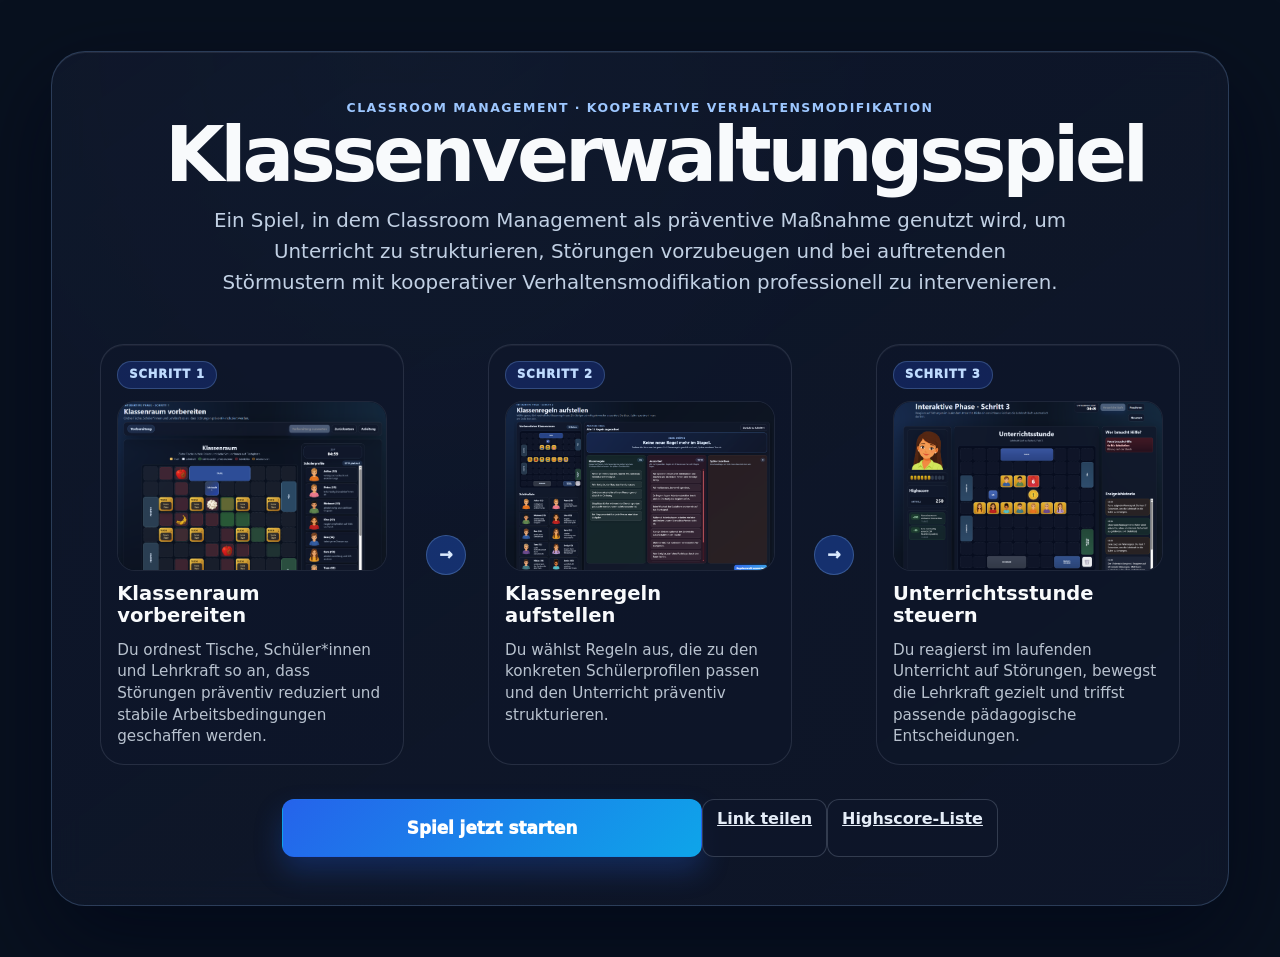
<file: index.html>
<!doctype html>
<html lang="de">
<head>
  <meta charset="utf-8" />
  <meta name="viewport" content="width=device-width, initial-scale=1" />
  <title>Klassenverwaltungsspiel | Classroom-Management-Spiel</title>
  <link rel="stylesheet" href="styles.css" />
</head>
<body class="landing-page">
  <main class="landing-shell" aria-label="Startseite des Klassenverwaltungsspiels">
    <section class="landing-hero-card panel">
      <div class="landing-copy">
        <p class="eyebrow">Classroom Management · kooperative Verhaltensmodifikation</p>
        <h1>Klassenverwaltungsspiel</h1>
        <p class="landing-intro">Ein Spiel, in dem Classroom Management als präventive Maßnahme genutzt wird, um Unterricht zu strukturieren, Störungen vorzubeugen und bei auftretenden Störmustern mit kooperativer Verhaltensmodifikation professionell zu intervenieren.</p>
      </div>

      <div class="landing-flow" aria-label="Ablauf der drei Spielphasen">
        <article class="landing-step-card">
          <span class="landing-step-label">Schritt 1</span>
          <div class="landing-image-frame"><img src="assets/landing/step1.png" alt="Klassenraum vorbereiten" /></div>
          <h2>Klassenraum vorbereiten</h2>
          <p>Du ordnest Tische, Schüler*innen und Lehrkraft so an, dass Störungen präventiv reduziert und stabile Arbeitsbedingungen geschaffen werden.</p>
        </article>

        <div class="landing-arrow" aria-hidden="true">→</div>

        <article class="landing-step-card">
          <span class="landing-step-label">Schritt 2</span>
          <div class="landing-image-frame"><img src="assets/landing/step2.png" alt="Klassenregeln aufstellen" /></div>
          <h2>Klassenregeln aufstellen</h2>
          <p>Du wählst Regeln aus, die zu den konkreten Schülerprofilen passen und den Unterricht präventiv strukturieren.</p>
        </article>

        <div class="landing-arrow" aria-hidden="true">→</div>

        <article class="landing-step-card">
          <span class="landing-step-label">Schritt 3</span>
          <div class="landing-image-frame"><img src="assets/landing/step3.png" alt="Unterrichtsstunde spielen" /></div>
          <h2>Unterrichtsstunde steuern</h2>
          <p>Du reagierst im laufenden Unterricht auf Störungen, bewegst die Lehrkraft gezielt und triffst passende pädagogische Entscheidungen.</p>
        </article>
      </div>

      <div class="landing-actions">
        <a class="primary-btn landing-start-btn" href="step1.html">Spiel jetzt starten</a>
        <a class="ghost-btn landing-share-btn" href="share.html">Link teilen</a>
        <a class="ghost-btn" href="highscore.html">Highscore-Liste</a>
      </div>
    </section>
  </main>
  <script src="profile.js"></script>
  <script>document.querySelector('.landing-start-btn')?.addEventListener('click', () => window.ClassroomGameSession?.ensurePlayerName?.());</script>
</body>
</html>
</file>
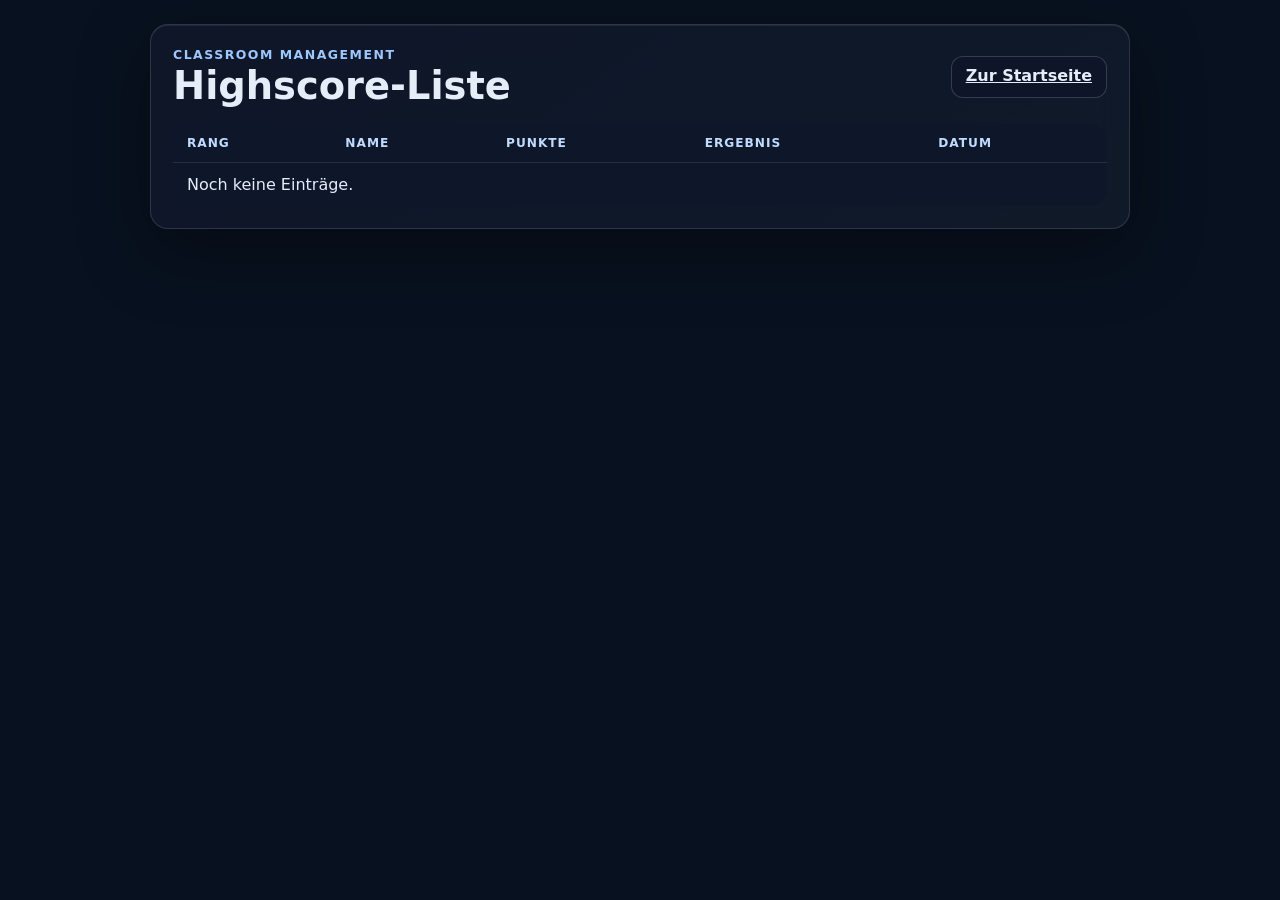
<file: highscore.html>
<!doctype html>
<html lang="de">
<head>
  <meta charset="utf-8" />
  <meta name="viewport" content="width=device-width, initial-scale=1" />
  <title>Highscore-Liste | Classroom-Management-Spiel</title>
  <link rel="stylesheet" href="styles.css" />
</head>
<body class="highscore-page">
  <main class="highscore-shell panel">
    <div class="highscore-head">
      <div>
        <p class="eyebrow">Classroom Management</p>
        <h1>Highscore-Liste</h1>
      </div>
      <a class="ghost-btn" href="index.html">Zur Startseite</a>
    </div>
    <div class="highscore-table-wrap">
      <table class="highscore-table">
        <thead><tr><th>Rang</th><th>Name</th><th>Punkte</th><th>Ergebnis</th><th>Datum</th></tr></thead>
        <tbody id="highscoreRows"><tr><td colspan="5">Noch keine Einträge.</td></tr></tbody>
      </table>
    </div>
  </main>
  <script src="profile.js"></script>
  <script>
    const rows = document.getElementById('highscoreRows');
    const entries = window.ClassroomGameSession?.readEntries?.() || [];
    rows.innerHTML = entries.length ? entries.map((entry, index) => {
      const date = new Date(entry.at);
      return `<tr><td>${index + 1}</td><td>${entry.playerName || 'Spieler*in'}</td><td><strong>${Number(entry.score)||0}</strong></td><td>${entry.result === 'won' ? 'Gewonnen' : entry.result === 'lost' ? 'Verloren' : 'Beendet'}</td><td>${Number.isNaN(date.getTime()) ? '–' : date.toLocaleString('de-DE', { dateStyle: 'short', timeStyle: 'short' })}</td></tr>`;
    }).join('') : '<tr><td colspan="5">Noch keine Einträge.</td></tr>';
  </script>
</body>
</html>
</file>
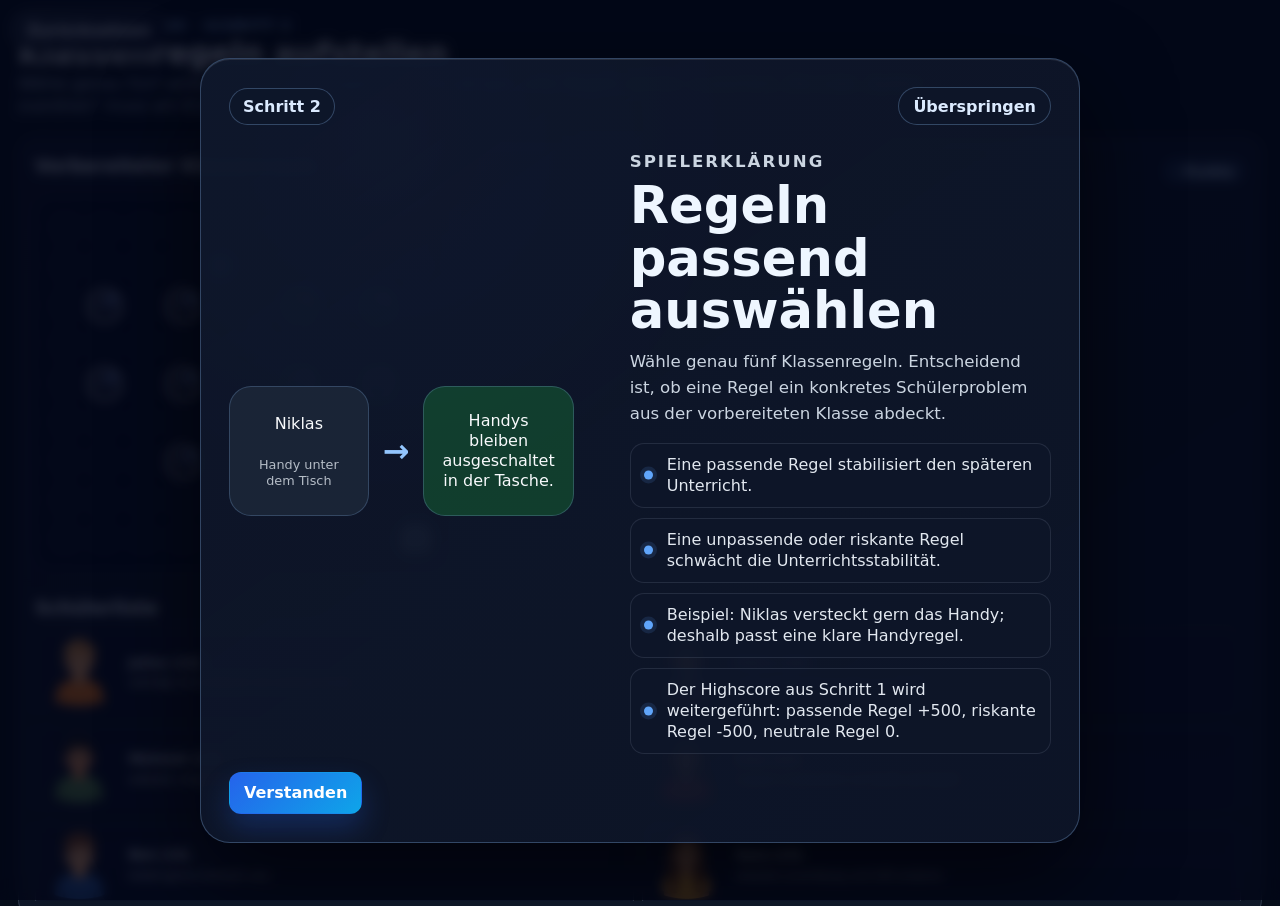
<file: rules.html>
<!doctype html>
<html lang="de">
<head>
  <meta charset="utf-8" />
  <meta name="viewport" content="width=device-width, initial-scale=1" />
  <title>Klassenregeln aufstellen | Classroom-Management-Spiel</title>
  <link rel="stylesheet" href="styles.css" />
</head>
<body class="rules-page">
  <div class="page-utility-bar" style="position:fixed;top:10px;left:10px;z-index:10000;display:flex;gap:8px;flex-wrap:wrap;">
    <button type="button" id="utilityResetBtn" class="utility-btn utility-btn-reset">Zurücksetzen</button>
  </div>

  <header class="topbar compact-topbar rules-topbar">
    <div>
      <p class="eyebrow">Interaktive Phase · Schritt 2</p>
      <h1>Klassenregeln aufstellen</h1>
      <p class="subtitle">Wähle genau fünf verbindliche Klassenregeln aus. Die übrigen zehn Regeln werden aussortiert. Die Liste „Später zuordnen“ muss am Ende leer sein.</p>
    </div>
  </header>

  <main class="rules-shell rules-shell-v4">
    <aside class="rules-left panel rules-left-v4">
      <section>
        <div class="section-title-row">
          <h2>Vorbereiteter Klassenraum</h2>
          <span id="prepScorePill" class="pill">– Punkte</span>
        </div>
        <div id="frozenGrid" class="frozen-grid" aria-label="Übernommener Klassenraum"></div>
      </section>

      <section>
        <h2>Schülerliste</h2>
        <div id="rulesStudentList" class="rules-student-list"></div>
      </section>
    </aside>

    <section class="rules-main panel compact-rules-main" aria-label="Regelauswahl">
      <div class="rule-deck-head">
        <div>
          <p class="eyebrow">Aktuelle Regel</p>
          <h2 id="ruleDeckProgress">Regel 1/15</h2>
          <p class="rule-drag-instruction">Regeln mit Drag &amp; Drop in die Listen hinzufügen.</p>
        </div>
        <div class="rules-head-actions">
          <aside class="global-highscore-card global-highscore-card--compact" aria-label="Highscore">
            <span>Highscore</span>
            <strong id="rulesHighscore">0</strong>
          </aside>
          <button type="button" id="backToRoomBtn" class="ghost-btn">Zurück zu Schritt 1</button>
        </div>
      </div>

      <article id="currentRuleCard" class="current-rule-card" draggable="true" aria-live="polite">
        <span class="rule-kicker">Regel prüfen</span>
        <h3 id="currentRuleText">Regel wird geladen …</h3>
        <p id="currentRuleHint">Ziehe diese Regel in eine Liste.</p>
      </article>


      <div class="rule-lists" aria-label="Regellisten">
        <section class="rule-list-card accepted-list" data-list="accepted">
          <div class="rule-list-head">
            <h3>Klassenregeln</h3>
            <span id="acceptedCounter" class="pill">0/5</span>
          </div>
          <p class="hint">Genau fünf Regeln. Gute Passungen zu problematischen Schülerprofilen verbessern die spätere Startstabilität.</p>
          <div id="acceptedList" class="rule-dropzone" data-list="accepted"></div>
        </section>

        <section class="rule-list-card rejected-list" data-list="rejected">
          <div class="rule-list-head">
            <h3>Aussortiert</h3>
            <span id="rejectedCounter" class="pill">0/10</span>
          </div>
          <p class="hint">Alle nicht gewählten Regeln. Am Ende müssen hier zehn Regeln liegen.</p>
          <div id="rejectedList" class="rule-dropzone" data-list="rejected"></div>
        </section>

        <section class="rule-list-card pending-list" data-list="pending">
          <div class="rule-list-head">
            <h3>Später zuordnen</h3>
            <span id="pendingCounter" class="pill">0</span>
          </div>
          <p class="hint">Zwischenablage. Am Ende muss diese Liste leer sein.</p>
          <div id="pendingList" class="rule-dropzone" data-list="pending"></div>
        </section>
      </div>

      <section class="rules-mobile-student-summary" aria-label="Schülerprofile für die Regelauswahl">
        <h3>Schülerprofile</h3>
        <p>Nutze die Hinweise, um passende Regeln für konkrete Bedürfnisse auszuwählen.</p>
        <div id="mobileRulesStudentList" class="rules-student-list rules-student-list-mobile"></div>
      </section>

      <div class="rules-status-bar rules-status-bar-clean">
        <p id="rulesStatusText" class="rules-status neutral" aria-live="polite"></p>
        <button type="button" id="finishRulesBtn" class="primary-btn" disabled>Regelauswahl auswerten</button>
      </div>
    </section>
  </main>


  <section id="rulesTutorialOverlay" class="tutorial-overlay rules-tutorial-overlay" aria-live="polite" aria-modal="true" role="dialog" aria-labelledby="rulesTutorialTitle">
    <div class="tutorial-backdrop"></div>
    <article class="tutorial-book rules-tutorial-book" role="document">
      <div class="tutorial-topline">
        <span class="tutorial-progress-pill">Schritt 2</span>
        <button type="button" id="rulesTutorialSkipBtn" class="tutorial-skip" onclick="window.closeRulesTutorial && window.closeRulesTutorial()">Überspringen</button>
      </div>
      <section class="tutorial-slide-card rules-tutorial-card">
        <div class="rules-tutorial-visual" aria-hidden="true">
          <div class="rules-tutorial-mini-card rules-tutorial-student">Niklas<br><small>Handy unter dem Tisch</small></div>
          <div class="rules-tutorial-arrow">→</div>
          <div class="rules-tutorial-mini-card rules-tutorial-rule">Handys bleiben ausgeschaltet in der Tasche.</div>
        </div>
        <div class="tutorial-content">
          <p class="eyebrow">Spielerklärung</p>
          <h2 id="rulesTutorialTitle">Regeln passend auswählen</h2>
          <p>Wähle genau fünf Klassenregeln. Entscheidend ist, ob eine Regel ein konkretes Schülerproblem aus der vorbereiteten Klasse abdeckt.</p>
          <ul class="tutorial-list">
            <li>Eine passende Regel stabilisiert den späteren Unterricht.</li>
            <li>Eine unpassende oder riskante Regel schwächt die Unterrichtsstabilität.</li>
            <li>Beispiel: Niklas versteckt gern das Handy; deshalb passt eine klare Handyregel.</li>
            <li>Der Highscore aus Schritt 1 wird weitergeführt: passende Regel +500, riskante Regel -500, neutrale Regel 0.</li>
          </ul>
        </div>
      </section>
      <div class="tutorial-controls">
        <button type="button" id="rulesTutorialDoneBtn" class="primary-btn" onclick="window.closeRulesTutorial && window.closeRulesTutorial()">Verstanden</button>
      </div>
    </article>
  </section>


  <section id="rulesEvaluationOverlay" class="rules-evaluation-overlay" hidden aria-live="polite" aria-modal="true" role="dialog" aria-label="Auswertung der Klassenregeln">
    <div class="rules-evaluation-backdrop"></div>
    <article class="rules-evaluation-card rules-evaluation-card--minimal" role="document">
      <div class="rules-evaluation-topline">
        <div class="rules-evaluation-stability rules-evaluation-stability--top" aria-label="Aktuelle Unterrichtsstabilität nach dieser Regel">
          <span class="rules-evaluation-mini-label">Unterrichtsstabilität</span>
          <div id="rulesEvaluationSegments" class="branch-life-segments"></div>
          <strong id="rulesEvaluationScoreText">–/10</strong>
        </div>
        <div class="rules-evaluation-highscore" aria-label="Highscore nach dieser Regel">
          <span>Highscore</span>
          <strong id="rulesEvaluationHighscore">0</strong>
          <small id="rulesEvaluationHighscoreDelta">±0</small>
        </div>
      </div>

      <div class="rules-evaluation-pair">
        <article class="rules-evaluation-rule">
          <span>Gewählte Klassenregel</span>
          <strong id="rulesEvaluationRuleText">–</strong>
        </article>
        <div class="rules-evaluation-arrow" aria-hidden="true">→</div>
        <div id="rulesEvaluationStudentSlot" class="rules-evaluation-student-slot"></div>
      </div>

      <div class="rules-evaluation-actions">
        <button type="button" id="rulesEvaluationNextBtn" class="primary-btn">Weiter</button>
      </div>
    </article>
  </section>


  <section id="outcomeModal" class="branch-outcome-modal" hidden aria-live="polite" aria-modal="true" role="dialog" aria-labelledby="outcomeTitle">
    <div class="branch-modal-backdrop"></div>
    <article class="branch-outcome-card">
      <div class="outcome-image-frame">
        <img id="outcomeImage" src="assets/outcomes/lose.png" alt="Game-over-Bild" />
      </div>
      <div class="outcome-copy">
        <p id="outcomeEyebrow" class="eyebrow">Game over</p>
        <h2 id="outcomeTitle">Die Unterrichtsstimmung ist gekippt.</h2>
        <p id="outcomeText">Die Unterrichtsstabilität ist auf 0 gefallen.</p>
        <p id="outcomeAdvice" class="outcome-advice"></p>
        <div class="outcome-score-box">
          <span>Highscore</span>
          <strong id="outcomeHighscore">0</strong>
          <small id="outcomeBreakdown"></small>
        </div>
        <button type="button" id="restartOutcomeBtn" class="primary-btn">Neuer Versuch</button>
      </div>
    </article>
  </section>

  <script src="profile.js"></script>
  <script src="rules.js"></script>
</body>
</html>
</file>
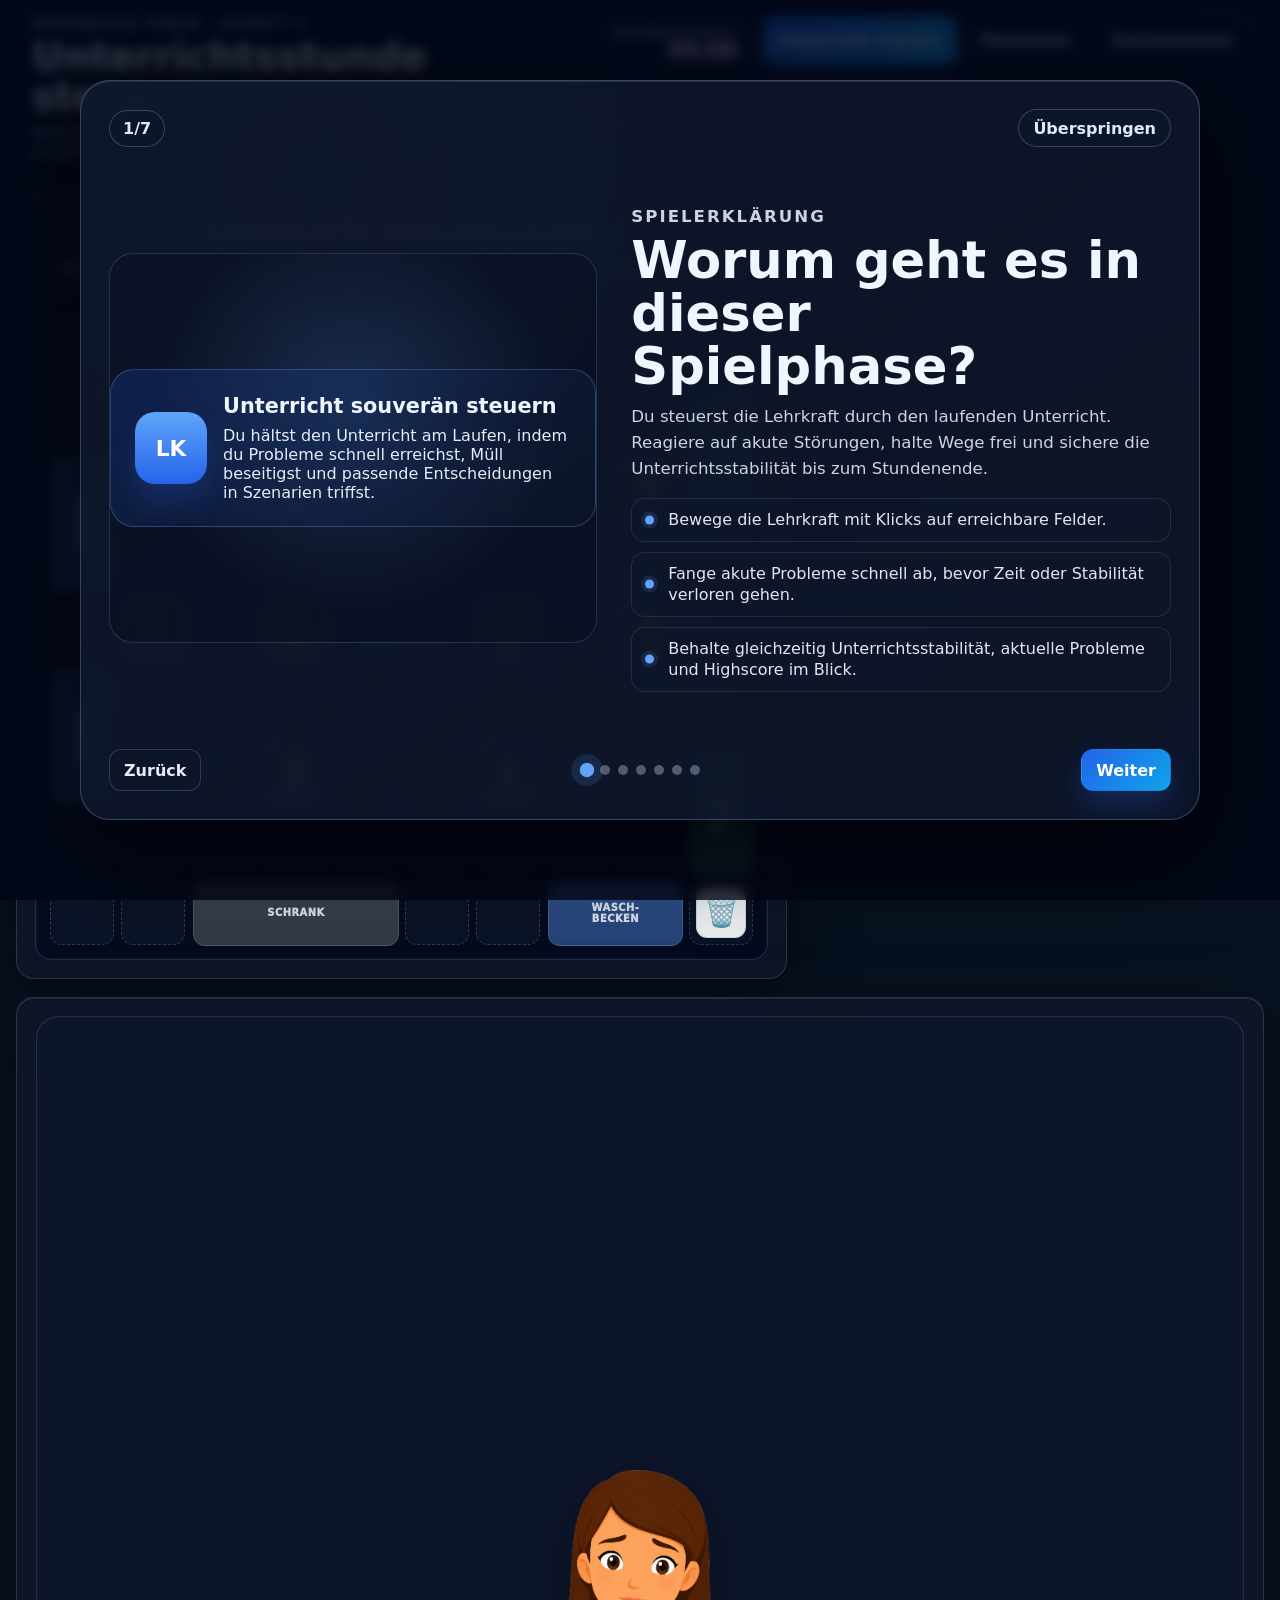
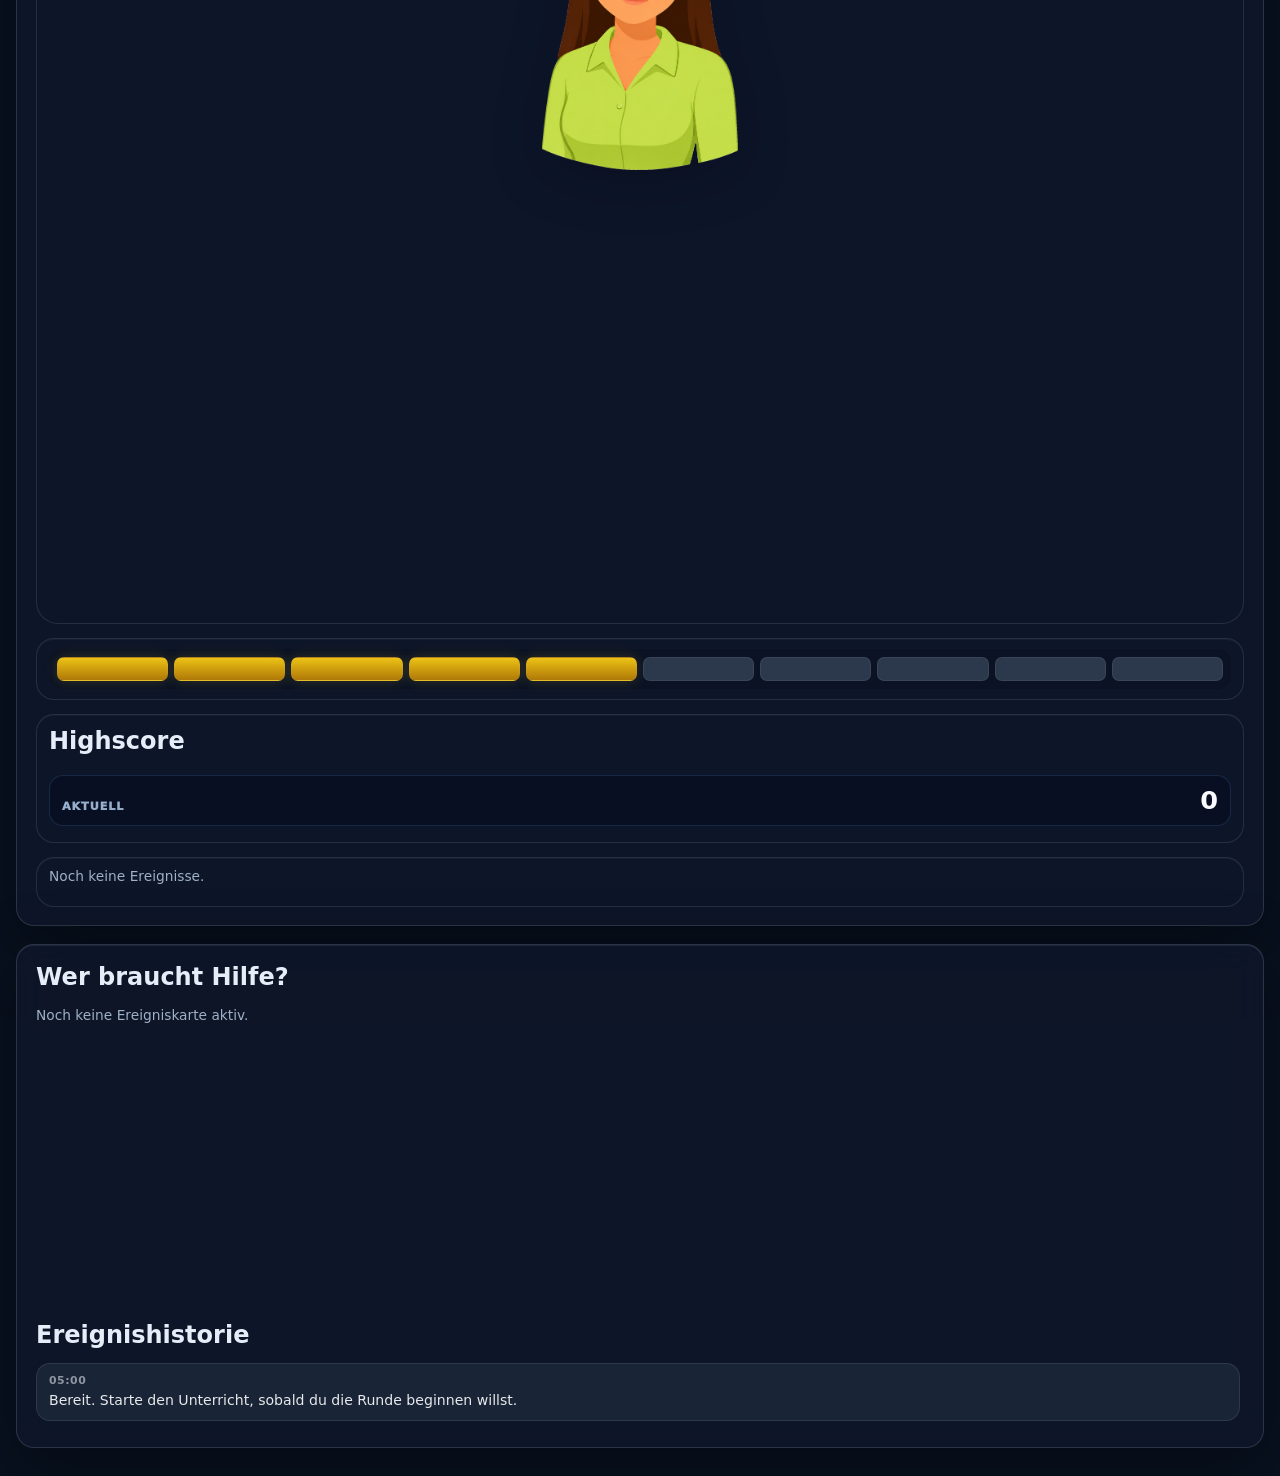
<file: scenarios.html>
<!doctype html>
<html lang="de">
<head>
  <meta charset="utf-8" />
  <meta name="viewport" content="width=device-width, initial-scale=1" />
  <title>Interaktive Phase · Schritt 3 | Classroom-Management-Spiel</title>
  <link rel="stylesheet" href="styles.css" />
</head>
<body class="scenarios-page branching-page">
  <header class="topbar compact-topbar branching-topbar phase3-topbar">
    <div class="phase3-header-copy">
      <p class="eyebrow">Interaktive Phase · Schritt 3</p>
      <h1>Unterrichtsstunde steuern</h1>
      <p class="subtitle">Reagiere auf Störungen im laufenden Unterricht. Klicke ein erreichbares Feld an; die Lehrkraft läuft automatisch dorthin.</p>
    </div>
    <div class="scenario-top-actions phase3-actions">
      <div class="lesson-clock" aria-live="polite">
        <span>Unterrichtszeit</span>
        <strong id="lessonTimer">05:00</strong>
      </div>
      <button type="button" id="startLessonBtn" class="primary-btn">Unterricht starten</button>
      <button type="button" id="pauseLessonBtn" class="ghost-btn" disabled>Pausieren</button>
      <button type="button" id="restartLessonBtn" class="ghost-btn">Neustart</button>
    </div>
  </header>

  <main class="branch-shell phase3-shell">
    <aside class="branch-hud panel branch-left-panel phase3-left-panel" aria-label="Lehrkraft, Unterrichtsstabilität und Highscore">
      <section class="teacher-mood-card teacher-image-only" aria-label="Lehrkraftbild">
        <div class="teacher-mood-frame">
          <img id="teacherMoodImage" src="assets/teachers/teacher_8-10.png" alt="Lehrkraftbild" />
        </div>
      </section>

      <section class="branch-life-card phase3-stability-card" aria-label="Unterrichtsstabilität">
        <div id="branchLifeSegments" class="branch-life-segments" aria-label="Unterrichtsstabilität"></div>
      </section>

      <section class="scoreboard-card" aria-label="Aktueller Highscore">
        <h2>Highscore</h2>
        <div class="scoreboard-current">
          <span>Aktuell</span>
          <strong id="currentHighscore">0</strong>
        </div>
      </section>

      <section class="score-events-card score-events-card--plain" aria-label="Letzte Ereignisse">
        <div id="scoreEventList" class="score-event-list">
          <p class="hint">Noch keine Ereignisse.</p>
        </div>
      </section>
    </aside>

    <section class="branch-room-panel panel phase3-room-panel" aria-label="Klassenzimmer im Unterrichtsverlauf">
      <div class="branch-room-head phase3-room-head">
        <div>
          <h2>Unterrichtsstunde</h2>
          <p id="teacherStatus" class="hint">Klicke nach dem Start ein freies Feld an. Die Lehrkraft läuft automatisch den kürzesten freien Weg.</p>
        </div>
      </div>
      <div id="branchClassroomGrid" class="branch-classroom-grid" aria-label="Spielbrett Unterrichtsverlauf"></div>
    </section>

    <aside class="branch-log-panel panel branch-right-panel phase3-right-panel" aria-label="Ereignisanzeige">
      <div class="phase3-help-head">
        <h2>Wer braucht Hilfe?</h2>
      </div>
      <div id="branchEventCards" class="branch-event-cards">
        <p class="hint">Noch keine Ereigniskarte aktiv.</p>
      </div>
      <div class="section-title-row branch-history-head phase3-history-head">
        <h2>Ereignishistorie</h2>
      </div>
      <div id="branchLog" class="branch-log"></div>
    </aside>
  </main>

  <section class="panel scenario-student-panel branch-context-students" aria-label="Schülerkontext">
    <div class="section-title-row">
      <h2>Schülerkontext</h2>
      <span class="pill">aus Sitzplan übernommen</span>
    </div>
    <ul id="studentContextList" class="scenario-student-list"></ul>
  </section>

  <section id="scenarioDrawer" class="scenario-drawer" hidden aria-label="Szenario-Katalog">
    <div class="scenario-drawer-backdrop"></div>
    <div class="scenario-drawer-panel">
      <div class="scenario-drawer-head">
        <div>
          <p class="eyebrow">Katalog / Prüfansicht</p>
          <h2>40 dynamische Szenarien</h2>
          <p>Die Szenarien werden mit Variablen aus Sitzplan, Schülerprofilen, Klassenregeln und Auswertung befüllt.</p>
        </div>
        <div class="scenario-drawer-actions">
          <span id="scenarioCount" class="pill">40 Szenarien</span>
          <button type="button" id="closeScenarioBtn" class="ghost-btn">Schließen</button>
        </div>
      </div>
      <div id="scenarioList" class="scenario-list"></div>
    </div>
  </section>

  <section id="scenarioModal" class="branch-modal" hidden aria-live="polite" aria-modal="true" role="dialog" aria-labelledby="scenarioModalTitle">
    <div class="branch-modal-backdrop"></div>
    <article class="branch-modal-card">
      <div class="branch-modal-head">
        <div>
          <p id="scenarioModalArea" class="eyebrow">Kooperative Verhaltensmodifikation</p>
          <h2 id="scenarioModalTitle">Szenario</h2>
        </div>
        <div class="answer-countdown">
          <span>Antwortzeit</span>
          <strong id="answerTimer">20</strong>
        </div>
      </div>
      <p id="scenarioModalScene" class="branch-scene-text"></p>
      <div id="scenarioAnswerList" class="branch-answer-list"></div>
      <div id="scenarioResultBox" class="scenario-result-box" hidden></div>
      <button type="button" id="continueScenarioBtn" class="primary-btn" hidden>Weiter im Unterricht</button>
    </article>
  </section>

  <section id="outcomeModal" class="branch-outcome-modal" hidden aria-live="polite" aria-modal="true" role="dialog" aria-labelledby="outcomeTitle">
    <div class="branch-modal-backdrop"></div>
    <article class="branch-outcome-card">
      <div class="outcome-image-frame">
        <img id="outcomeImage" src="assets/outcomes/win.png" alt="Ergebnisbild" />
      </div>
      <div class="outcome-copy">
        <p id="outcomeEyebrow" class="eyebrow">Auswertung</p>
        <h2 id="outcomeTitle">Unterricht beendet</h2>
        <p id="outcomeText"></p>
        <p id="outcomeAdvice" class="outcome-advice"></p>
        <div class="outcome-score-box">
          <span>Highscore</span>
          <strong id="outcomeHighscore">0</strong>
          <small id="outcomeBreakdown"></small>
        </div>
        <div class="outcome-action-row"><button type="button" id="restartOutcomeBtn" class="primary-btn">Neuer Versuch</button><a id="highscoreListBtn" class="ghost-btn" href="highscore.html">Highscore-Liste</a></div>
      </div>
    </article>
  </section>

  <section id="branchTutorialOverlay" class="tutorial-overlay" aria-live="polite" aria-modal="true" role="dialog" aria-labelledby="branchTutorialTitle">
    <div class="tutorial-backdrop"></div>
    <article class="tutorial-book" role="document">
      <div class="tutorial-topline">
        <span id="branchTutorialProgress" class="tutorial-progress-pill">1/7</span>
        <button type="button" id="branchTutorialSkipBtn" class="tutorial-skip">Überspringen</button>
      </div>
      <div class="tutorial-viewport">
        <section id="branchTutorialSlide" class="tutorial-slide-card tutorial-slide-card--phase3">
          <div id="branchTutorialVisual" class="tutorial-visual tutorial-visual--phase3" aria-hidden="true"></div>
          <div class="tutorial-content">
            <p class="eyebrow">Spielerklärung</p>
            <h2 id="branchTutorialTitle">Kurzer Überblick</h2>
            <p id="branchTutorialText">In dieser Phase sicherst du den laufenden Unterricht: du bewegst die Lehrkraft, fängst Störungen ab und hältst die Unterrichtsstabilität hoch.</p>
            <ul id="branchTutorialList" class="tutorial-list"></ul>
          </div>
        </section>
      </div>
      <div class="tutorial-controls">
        <button type="button" id="branchTutorialPrevBtn" class="ghost-btn">Zurück</button>
        <div id="branchTutorialDots" class="tutorial-dots" aria-label="Fortschritt der Spielerklärung"></div>
        <button type="button" id="branchTutorialNextBtn" class="primary-btn">Weiter</button>
      </div>
    </article>
  </section>

  <script src="profile.js"></script>
  <script src="scenarios.js"></script>
</body>
</html>
</file>
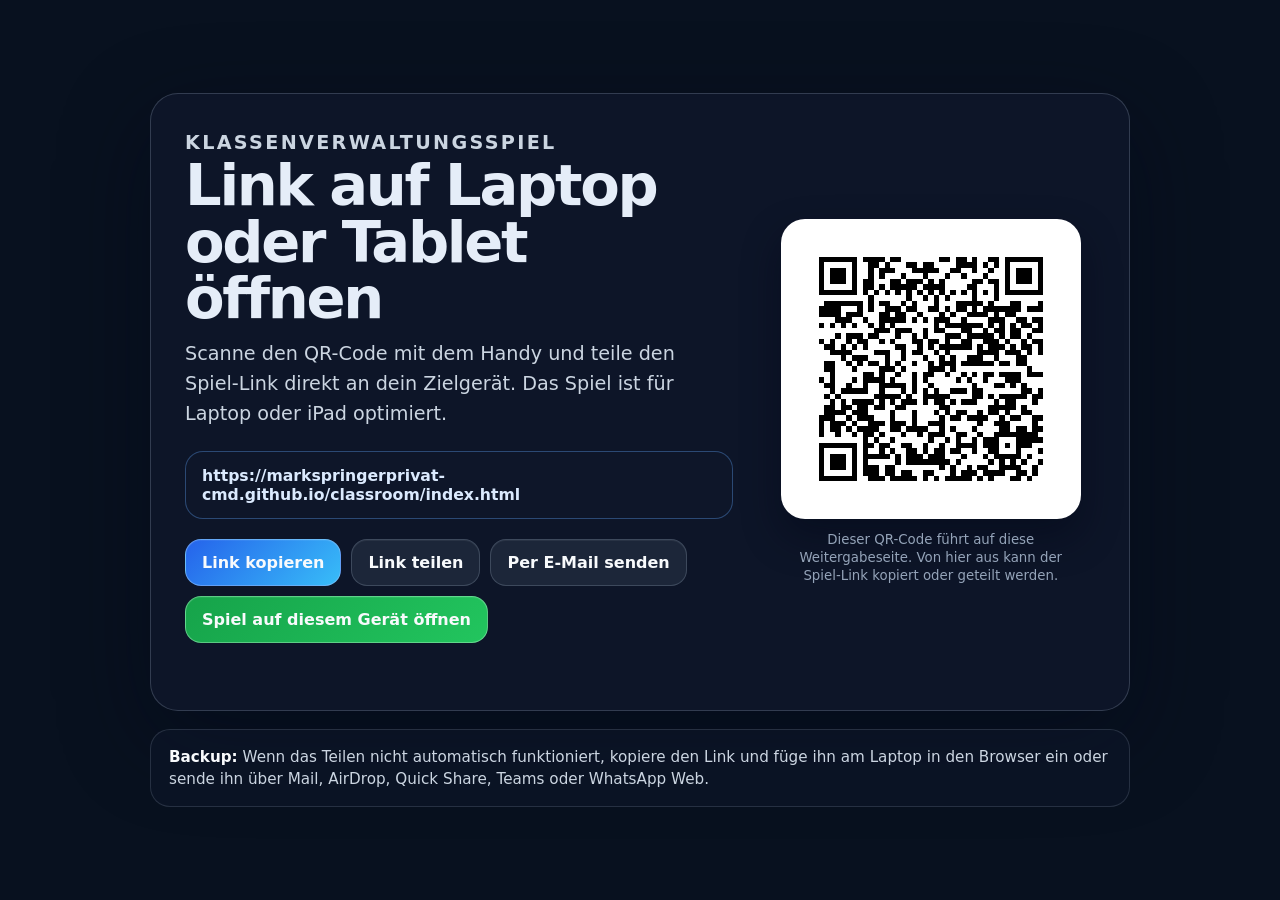
<file: share.html>
<!doctype html>
<html lang="de">
<head>
  <meta charset="utf-8" />
  <meta name="viewport" content="width=device-width, initial-scale=1" />
  <title>Spiel-Link teilen | Klassenverwaltungsspiel</title>
  <link rel="stylesheet" href="styles.css" />
  <style>
    body.share-page {
      min-height: 100dvh;
      margin: 0;
      background:
        radial-gradient(circle at top left, rgba(59, 130, 246, 0.18), transparent 34rem),
        linear-gradient(135deg, #07111f 0%, #101a31 52%, #0b1222 100%);
      color: #f8fafc;
      display: grid;
      place-items: center;
      padding: clamp(16px, 4vw, 40px);
    }

    .share-shell {
      width: min(980px, 100%);
      display: grid;
      gap: 18px;
    }

    .share-card {
      border: 1px solid rgba(148, 163, 184, 0.28);
      background: rgba(15, 23, 42, 0.86);
      border-radius: 28px;
      box-shadow: 0 28px 90px rgba(2, 6, 23, 0.42);
      padding: clamp(20px, 4vw, 34px);
      display: grid;
      grid-template-columns: minmax(0, 1.25fr) minmax(220px, 0.75fr);
      gap: clamp(18px, 4vw, 34px);
      align-items: center;
    }

    .share-copy h1 {
      margin: 0 0 12px;
      font-size: clamp(2rem, 5vw, 3.6rem);
      line-height: 0.98;
      letter-spacing: -0.04em;
    }

    .share-copy p {
      margin: 0;
      color: #cbd5e1;
      font-size: clamp(1rem, 2.2vw, 1.2rem);
      line-height: 1.55;
    }

    .share-url-box {
      margin-top: 22px;
      padding: 14px 16px;
      border-radius: 18px;
      border: 1px solid rgba(96, 165, 250, 0.36);
      background: rgba(15, 23, 42, 0.74);
      color: #dbeafe;
      overflow-wrap: anywhere;
      font-weight: 800;
      font-size: 0.98rem;
    }

    .share-actions {
      display: flex;
      flex-wrap: wrap;
      gap: 10px;
      margin-top: 20px;
    }

    .share-actions button,
    .share-actions a {
      border: 0;
      appearance: none;
      text-decoration: none;
      cursor: pointer;
      border-radius: 16px;
      padding: 13px 16px;
      font-weight: 900;
      color: #f8fafc;
      background: rgba(30, 41, 59, 0.92);
      border: 1px solid rgba(148, 163, 184, 0.28);
      box-shadow: inset 0 1px 0 rgba(255,255,255,0.06);
    }

    .share-actions .main-action {
      background: linear-gradient(135deg, #2563eb, #38bdf8);
      border-color: rgba(147, 197, 253, 0.55);
    }

    .share-actions .open-action {
      background: linear-gradient(135deg, #16a34a, #22c55e);
      border-color: rgba(187, 247, 208, 0.42);
    }

    .qr-panel {
      justify-self: center;
      width: min(100%, 300px);
      display: grid;
      gap: 12px;
      text-align: center;
    }

    .qr-frame {
      background: #fff;
      border-radius: 24px;
      padding: 16px;
      box-shadow: 0 18px 38px rgba(2, 6, 23, 0.45);
    }

    .qr-frame img {
      display: block;
      width: 100%;
      height: auto;
      image-rendering: pixelated;
    }

    .qr-panel small {
      color: #94a3b8;
      line-height: 1.35;
    }

    .status-line {
      min-height: 1.3em;
      margin-top: 12px;
      color: #86efac;
      font-weight: 800;
    }

    .fallback-card {
      padding: 16px 18px;
      border-radius: 20px;
      border: 1px solid rgba(148, 163, 184, 0.2);
      background: rgba(15, 23, 42, 0.58);
      color: #cbd5e1;
      font-size: 0.95rem;
      line-height: 1.45;
    }

    .fallback-card strong { color: #f8fafc; }

    @media (max-width: 760px) {
      .share-card {
        grid-template-columns: 1fr;
        border-radius: 22px;
      }
      .qr-panel { width: min(260px, 100%); }
      .share-actions { display: grid; }
      .share-actions button,
      .share-actions a { width: 100%; text-align: center; }
    }
  </style>
</head>
<body class="share-page">
  <main class="share-shell" aria-label="Spiel-Link teilen">
    <section class="share-card">
      <div class="share-copy">
        <p class="eyebrow">Klassenverwaltungsspiel</p>
        <h1>Link auf Laptop oder Tablet öffnen</h1>
        <p>Scanne den QR-Code mit dem Handy und teile den Spiel-Link direkt an dein Zielgerät. Das Spiel ist für Laptop oder iPad optimiert.</p>

        <div id="gameUrlBox" class="share-url-box" aria-label="Spiel-Link">https://markspringerprivat-cmd.github.io/classroom/index.html</div>

        <div class="share-actions" aria-label="Aktionen zum Teilen">
          <button type="button" id="copyBtn" class="main-action">Link kopieren</button>
          <button type="button" id="shareBtn">Link teilen</button>
          <a id="mailBtn" href="#">Per E-Mail senden</a>
          <a class="open-action" href="index.html">Spiel auf diesem Gerät öffnen</a>
        </div>
        <div id="statusLine" class="status-line" role="status" aria-live="polite"></div>
      </div>

      <aside class="qr-panel" aria-label="QR-Code zur Weitergabeseite">
        <div class="qr-frame">
          <img src="assets/qr/qr-zwischenseite.png" alt="QR-Code zur Link-Teilen-Seite" />
        </div>
        <small>Dieser QR-Code führt auf diese Weitergabeseite. Von hier aus kann der Spiel-Link kopiert oder geteilt werden.</small>
      </aside>
    </section>

    <section class="fallback-card">
      <strong>Backup:</strong> Wenn das Teilen nicht automatisch funktioniert, kopiere den Link und füge ihn am Laptop in den Browser ein oder sende ihn über Mail, AirDrop, Quick Share, Teams oder WhatsApp Web.
    </section>
  </main>

  <script>
    const gameUrl = 'https://markspringerprivat-cmd.github.io/classroom/index.html';
    const statusLine = document.getElementById('statusLine');
    const copyBtn = document.getElementById('copyBtn');
    const shareBtn = document.getElementById('shareBtn');
    const mailBtn = document.getElementById('mailBtn');

    function setStatus(message) {
      statusLine.textContent = message;
      window.clearTimeout(setStatus.timeoutId);
      setStatus.timeoutId = window.setTimeout(() => { statusLine.textContent = ''; }, 3500);
    }

    copyBtn.addEventListener('click', async () => {
      try {
        await navigator.clipboard.writeText(gameUrl);
        setStatus('Link kopiert.');
      } catch (error) {
        const box = document.getElementById('gameUrlBox');
        const range = document.createRange();
        range.selectNodeContents(box);
        const selection = window.getSelection();
        selection.removeAllRanges();
        selection.addRange(range);
        setStatus('Link markieren und kopieren.');
      }
    });

    shareBtn.addEventListener('click', async () => {
      const shareData = {
        title: 'Klassenverwaltungsspiel',
        text: 'Öffne das Klassenverwaltungsspiel auf Laptop oder Tablet:',
        url: gameUrl
      };
      if (navigator.share) {
        try {
          await navigator.share(shareData);
          setStatus('Teilen geöffnet.');
        } catch (error) {
          setStatus('Teilen wurde abgebrochen.');
        }
      } else {
        await navigator.clipboard.writeText(gameUrl).catch(() => {});
        setStatus('Teilen wird nicht unterstützt. Link wurde kopiert.');
      }
    });

    mailBtn.href = `mailto:?subject=${encodeURIComponent('Klassenverwaltungsspiel')}&body=${encodeURIComponent('Hier ist der Link zum Klassenverwaltungsspiel:\n\n' + gameUrl)}`;
  </script>
</body>
</html>
</file>
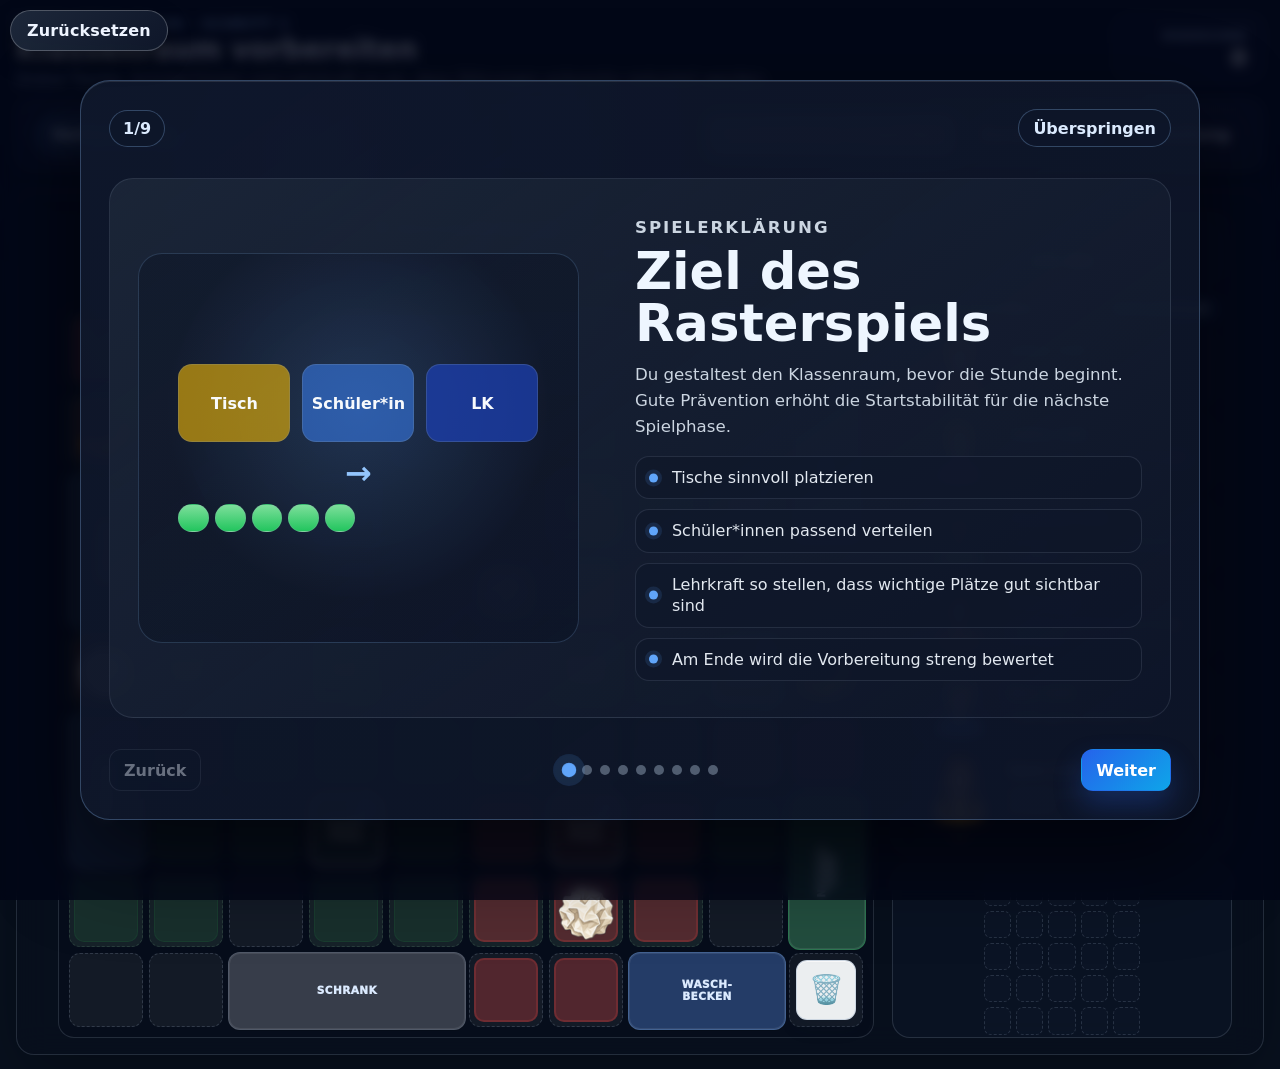
<file: step1.html>
<!doctype html>
<html lang="de">
<head>
  <meta charset="utf-8" />
  <meta name="viewport" content="width=device-width, initial-scale=1" />
  <title>Klassenraum vorbereiten | Classroom-Management-Spiel</title>
  <link rel="stylesheet" href="styles.css" />
</head>
<body class="step1-page">
  <div class="page-utility-bar" style="position:fixed;top:10px;left:10px;z-index:10000;display:flex;gap:8px;flex-wrap:wrap;">
    <button type="button" id="utilityResetBtn" class="utility-btn utility-btn-reset">Zurücksetzen</button>
  </div>

  <header class="topbar compact-topbar">
    <div>
      <p class="eyebrow">Interaktive Phase · Schritt 1</p>
      <h1>Klassenraum vorbereiten</h1>
      <p class="subtitle">Ordne Tische, Schüler*innen und Lehrkraft so an, dass Störungen präventiv reduziert werden.</p>
    </div>
    <aside class="global-highscore-card" aria-label="Highscore">
      <span>Highscore</span>
      <strong id="step1Highscore">0</strong>
    </aside>
  </header>

  <main class="app-shell single-column">
    <section class="workspace" aria-label="Klassenraum">
      <div class="controls panel compact-controls">
        <button type="button" id="prepStepBtn" class="prep-chip active" aria-current="step">Vorbereitung</button>
        <div class="tablet-mobile-status" aria-label="Zeit und Highscore">
          <span>Zeit <strong id="mobilePrepTimerValue">05:00</strong></span>
          <span>Highscore <strong id="mobileStep1Highscore">0</strong></span>
        </div>
        <div class="button-stack">
          <div class="button-row">
            <button type="button" id="evaluateBtn" class="primary-btn" disabled>Vorbereitung auswerten</button>
            <button type="button" id="resetBtn" class="ghost-btn">Zurücksetzen</button>
            <button type="button" id="showTutorialBtn" class="ghost-btn">Anleitung</button>
          </div>
        </div>
      </div>

      <div class="room-wrap panel">
        <div class="play-area">
          <div class="play-stage">
            <div class="room-header centered-room-header">
              <div class="room-title-block">
                <h2>Klassenraum</h2>
                <p>Ziehe Tische in freie Felder und ziehe Schüler*innen auf Tischplätze.</p>
              </div>
              <div class="legend" aria-label="Legende">
                <span><i class="legend-desk"></i> Tisch</span>
                <span><i class="legend-teacher"></i> Lehrkraft</span>
                <span><i class="legend-vision"></i> Sichtbereich / Präsenzzone</span>
                <span><i class="legend-risk"></i> Störrisiko</span>
                <span><i class="legend-neutral"></i> neutralisiert</span>
              </div>
            </div>
            <div id="classroomGrid" class="classroom-grid" aria-label="Raster des Klassenraums"></div>
          </div>
          <div class="side-column step1-side-column">
            <section class="embedded-students" aria-label="Schülerprofile">
              <div class="prep-timer prep-timer-panel" aria-live="polite"><span class="timer-label">Zeit</span><strong id="prepTimerValue">05:00</strong></div>
              <div class="section-title-row">
                <h2>Schülerprofile</h2>
                <span id="placedCounter" class="pill">0/10 platziert</span>
              </div>
              <div id="studentPalette" class="student-palette compact-student-palette"></div>
            </section>
            <section class="student-effect-preview-card student-effect-preview-panel" aria-label="Wirkvorschau ausgewähltes Schülerprofil">
              <div id="studentEffectPreview" class="student-effect-preview"></div>
            </section>
          </div>
        </div>

        <div id="teacherDirectionPopover" class="teacher-direction-popover" hidden>
          <p>Blickrichtung wählen</p>
          <div class="direction-tools popover-direction-tools" aria-label="Blickrichtung wählen">
            <button type="button" class="dir-btn" data-dir="up" aria-label="Blickrichtung nach oben">↑</button>
            <button type="button" class="dir-btn" data-dir="left" aria-label="Blickrichtung nach links">←</button>
            <button type="button" class="dir-btn active" data-dir="down" aria-label="Blickrichtung nach unten">↓</button>
            <button type="button" class="dir-btn" data-dir="right" aria-label="Blickrichtung nach rechts">→</button>
          </div>
        </div>
        <div id="studentHoverCard" class="student-hover-card" hidden></div>

        <div id="evaluationOverlay" class="evaluation-overlay" hidden aria-live="polite">
          <div class="evaluation-card evaluation-card-game" role="dialog" aria-modal="true" aria-labelledby="evaluationTitle">
            <div class="evaluation-head evaluation-head-compact">
              <div>
                <p class="eyebrow">Auswertung der Vorbereitung</p>
                <h2 id="evaluationTitle">Startstabilität wird berechnet</h2>
              </div>
              <button type="button" id="overlayCloseBtn" class="overlay-close" aria-label="Auswertung schließen">×</button>
            </div>
            <section class="evaluation-stage" aria-live="polite">
              <div id="evaluationSlide" class="evaluation-slide">
                <div class="step-meta">
                  <span id="evaluationStepCounter">Schritt 0/0</span>
                  <span id="evaluationStepDelta" class="step-delta neutral">0</span>
                </div>
                <div class="evaluation-message">
                  <h3 id="evaluationCurrentText">Berechnung startet …</h3>
                  <p id="evaluationCurrentDetail">Die einzelnen Entscheidungen werden nacheinander bewertet.</p>
                </div>
              </div>
              <button type="button" id="evaluationNextBtn" class="stage-next-btn">Weiter</button>
            </section>
            <section class="life-panel" aria-label="Unterrichtsstabilität">
              <div class="life-panel-topline"><strong>Unterrichtsstabilität</strong><span id="animatedCurrentScore">Punkte aktuell: 0</span></div>
              <div id="lifeSegments" class="life-segments" aria-label="0 von 10 Stabilitätsbalken"></div>
              <div class="life-panel-footline"><span>Minimum 0 Balken · Maximum 10 Balken</span><span id="evaluationHighscore">Highscore: 0</span><span id="animatedFinalScore">Endwert: –</span></div>
            </section>
            <section id="evaluationActionArea" class="evaluation-action-area" hidden>
              <h3 id="evaluationOutcomeTitle">Auswertung abgeschlossen</h3>
              <p id="evaluationOutcomeMessage"></p>
              <div class="evaluation-action-buttons">
                <button type="button" id="step2Btn" class="primary-btn">Weiter zu Schritt 2: Klassenregeln aufstellen</button>
                <button type="button" id="newAttemptBtn" class="ghost-btn" hidden>Neuer Versuch</button>
              </div>
            </section>
          </div>
        </div>
        </div>
    </section>
  </main>


  <div id="tutorialOverlay" class="tutorial-overlay" aria-live="polite" aria-modal="true" role="dialog" aria-labelledby="tutorialTitle">
    <div class="tutorial-backdrop"></div>
    <article class="tutorial-book" role="document">
      <div class="tutorial-topline"><span id="tutorialProgress" class="tutorial-progress-pill">1/9</span><button type="button" id="tutorialSkipBtn" class="tutorial-skip">Überspringen</button></div>
      <div class="tutorial-viewport">
        <section id="tutorialSlide" class="tutorial-slide-card">
          <div id="tutorialVisual" class="tutorial-visual" aria-hidden="true"></div>
          <div class="tutorial-content">
            <p class="eyebrow">Spielerklärung</p>
            <h2 id="tutorialTitle">Klassenraum vorbereiten</h2>
            <p id="tutorialText">Du gestaltest den Raum, bevor die Stunde beginnt. Gute Prävention erhöht die Startstabilität.</p>
            <ul id="tutorialList" class="tutorial-list"></ul>
          </div>
        </section>
      </div>
      <div class="tutorial-controls"><button type="button" id="tutorialPrevBtn" class="ghost-btn">Zurück</button><div id="tutorialDots" class="tutorial-dots" aria-label="Fortschritt der Spielerklärung"></div><button type="button" id="tutorialNextBtn" class="primary-btn">Weiter</button></div>
    </article>
  </div>

  <div id="startGateOverlay" class="start-gate-overlay" hidden aria-modal="true" role="dialog" aria-labelledby="startGateTitle">
    <div class="tutorial-backdrop"></div>
    <article class="start-gate-card">
      <p class="eyebrow">Vor dem Spielstart</p>
      <h2 id="startGateTitle">Der Unterricht beginnt in fünf Minuten.</h2>
      <p>Nutze diese Zeit, um den Klassenraum vorzubereiten: Tische sinnvoll platzieren, Schüler*innen passend setzen, Müll entfernen und den Sichtbereich der Lehrkraft beachten.</p>
      <ul><li>Alle 10 Schüler*innen müssen einen Platz erhalten.</li><li>Störanfällige Schüler*innen sollten möglichst gut sichtbar sitzen.</li><li>Stabilisierende Nachbarschaften können Risiken ausgleichen.</li></ul>
      <button type="button" id="startGameBtn" class="primary-btn">Spiel starten</button>
    </article>
  </div>


  <section id="outcomeModal" class="branch-outcome-modal" hidden aria-live="polite" aria-modal="true" role="dialog" aria-labelledby="outcomeTitle">
    <div class="branch-modal-backdrop"></div>
    <article class="branch-outcome-card">
      <div class="outcome-image-frame">
        <img id="outcomeImage" src="assets/outcomes/lose.png" alt="Game-over-Bild" />
      </div>
      <div class="outcome-copy">
        <p id="outcomeEyebrow" class="eyebrow">Game over</p>
        <h2 id="outcomeTitle">Die Unterrichtsstimmung ist gekippt.</h2>
        <p id="outcomeText">Die Unterrichtsstabilität ist auf 0 gefallen.</p>
        <p id="outcomeAdvice" class="outcome-advice"></p>
        <div class="outcome-score-box">
          <span>Highscore</span>
          <strong id="outcomeHighscore">0</strong>
          <small id="outcomeBreakdown"></small>
        </div>
        <button type="button" id="restartOutcomeBtn" class="primary-btn">Neuer Versuch</button>
      </div>
    </article>
  </section>

  <script src="profile.js"></script>
  <script src="script.js"></script>
</body>
</html>
</file>
<file: styles.css>
:root {
  --bg: #f3f5f8;
  --panel: #ffffff;
  --text: #1f2937;
  --muted: #64748b;
  --line: #d8dee8;
  --accent: #2455a6;
  --accent-dark: #163c78;
  --accent-soft: #e8f0ff;
  --danger: #a83535;
  --warning: #9b6a12;
  --good: #237a45;
  --desk: #fff7df;
  --desk-border: #d8b765;
  --cell-size: 72px;
  --vision-1: rgba(38, 126, 67, 0.54);
  --vision-2: rgba(64, 155, 87, 0.40);
  --vision-3: rgba(94, 184, 111, 0.28);
  --vision-4: rgba(126, 209, 141, 0.18);
  --vision-5: rgba(162, 226, 174, 0.10);
  --shadow: 0 18px 40px rgba(15, 23, 42, 0.09);
  --radius: 18px;
}

* {
  box-sizing: border-box;
}

body {
  margin: 0;
  min-height: 100vh;
  font-family: system-ui, -apple-system, BlinkMacSystemFont, "Segoe UI", sans-serif;
  color: var(--text);
  background: linear-gradient(135deg, #f8fafc 0%, var(--bg) 42%, #eef3fb 100%);
}

button,
select {
  font: inherit;
}

.topbar {
  display: flex;
  gap: 24px;
  justify-content: space-between;
  align-items: center;
  padding: 28px clamp(18px, 4vw, 48px) 18px;
}

.eyebrow {
  margin: 0 0 4px;
  color: var(--accent);
  font-size: 0.78rem;
  text-transform: uppercase;
  letter-spacing: 0.12em;
  font-weight: 750;
}

h1,
h2,
p {
  margin-top: 0;
}

h1 {
  margin-bottom: 8px;
  font-size: clamp(1.8rem, 3vw, 3rem);
  line-height: 1.05;
}

.subtitle {
  margin-bottom: 0;
  color: var(--muted);
  max-width: 850px;
}

.score-card {
  min-width: 148px;
  border-radius: 20px;
  padding: 16px 18px;
  background: var(--panel);
  box-shadow: var(--shadow);
  border: 1px solid rgba(255, 255, 255, 0.7);
  text-align: center;
}

.score-label,
.score-scale {
  display: block;
  color: var(--muted);
  font-size: 0.82rem;
}

#scoreValue {
  display: block;
  font-size: 2.1rem;
  line-height: 1.1;
  color: var(--accent-dark);
}

.app-shell {
  display: grid;
  grid-template-columns: minmax(0, 1fr) 370px;
  gap: 22px;
  padding: 0 clamp(18px, 4vw, 48px) 24px;
}

.panel {
  border: 1px solid rgba(216, 222, 232, 0.85);
  background: rgba(255, 255, 255, 0.93);
  box-shadow: var(--shadow);
  border-radius: var(--radius);
}

.workspace {
  display: grid;
  grid-template-rows: auto 1fr;
  gap: 18px;
  min-width: 0;
}

.controls {
  display: grid;
  grid-template-columns: repeat(3, minmax(0, 1fr)) auto;
  align-items: end;
  gap: 16px;
  padding: 18px;
}

.control-group label {
  display: block;
  margin-bottom: 8px;
  font-weight: 750;
}

select {
  width: 100%;
  min-height: 42px;
  border: 1px solid var(--line);
  border-radius: 12px;
  padding: 8px 12px;
  background: #fff;
  color: var(--text);
}

.hint {
  margin: -2px 0 10px;
  font-size: 0.86rem;
  color: var(--muted);
}

.teacher-tools {
  display: flex;
  gap: 12px;
  align-items: center;
}

.teacher-token,
.teacher-in-room {
  cursor: grab;
  user-select: none;
  width: fit-content;
  border: 1px solid #7b8ca3;
  border-radius: 999px;
  padding: 8px 12px;
  font-size: 0.88rem;
  font-weight: 750;
  color: #172033;
  background: #e7ebf2;
}

.teacher-in-room {
  position: relative;
  margin: auto;
  background: #dce4f2;
  border-color: #5c6f8b;
  box-shadow: 0 5px 14px rgba(15, 23, 42, 0.14);
}

.teacher-token.selected {
  color: #fff;
  background: var(--accent);
  border-color: var(--accent);
  box-shadow: 0 0 0 4px rgba(36, 85, 166, 0.16);
}

.direction-tools {
  display: grid;
  grid-template-columns: repeat(3, 30px);
  grid-template-rows: repeat(2, 30px);
  gap: 4px;
}

.dir-btn {
  border: 1px solid var(--line);
  background: #fff;
  border-radius: 8px;
  cursor: pointer;
  color: var(--text);
  font-weight: 850;
}

.dir-btn[data-dir="up"] { grid-column: 2; grid-row: 1; }
.dir-btn[data-dir="left"] { grid-column: 1; grid-row: 2; }
.dir-btn[data-dir="down"] { grid-column: 2; grid-row: 2; }
.dir-btn[data-dir="right"] { grid-column: 3; grid-row: 2; }

.dir-btn.active {
  color: #fff;
  background: var(--accent);
  border-color: var(--accent);
}

.button-row {
  display: flex;
  gap: 10px;
  justify-content: flex-end;
}

.primary-btn,
.ghost-btn {
  min-height: 42px;
  border-radius: 12px;
  padding: 9px 14px;
  border: 1px solid transparent;
  cursor: pointer;
  font-weight: 750;
  white-space: nowrap;
}

.primary-btn {
  color: #fff;
  background: var(--accent);
}

.primary-btn:hover {
  background: var(--accent-dark);
}

.ghost-btn {
  background: #fff;
  color: var(--text);
  border-color: var(--line);
}

.room-wrap {
  min-height: 650px;
  padding: 18px;
  overflow: auto;
}

.room-header {
  display: flex;
  justify-content: space-between;
  gap: 14px;
  align-items: flex-start;
  margin-bottom: 12px;
}

.room-header h2,
.side-panel h2 {
  margin-bottom: 4px;
  font-size: 1.1rem;
}

.room-header p {
  margin-bottom: 0;
  color: var(--muted);
  font-size: 0.9rem;
}

.legend {
  display: flex;
  flex-wrap: wrap;
  gap: 8px 14px;
  justify-content: flex-end;
  color: var(--muted);
  font-size: 0.83rem;
}

.legend span {
  display: inline-flex;
  gap: 6px;
  align-items: center;
}

.legend i {
  display: inline-block;
  width: 14px;
  height: 14px;
  border-radius: 4px;
  border: 1px solid var(--line);
}

.legend-desk { background: var(--desk); border-color: var(--desk-border) !important; }
.legend-teacher { background: #dce4f2; border-color: #5c6f8b !important; }
.legend-vision { background: var(--vision-1); border-color: #5ba36b !important; }

.classroom-grid {
  display: grid;
  grid-template-columns: repeat(10, var(--cell-size));
  grid-template-rows: repeat(9, var(--cell-size));
  gap: 7px;
  width: max-content;
  min-width: max-content;
  padding: 14px;
  border-radius: 16px;
  background: #eef2f7;
  border: 1px solid #d7dee9;
}

.grid-cell {
  position: relative;
  display: flex;
  align-items: stretch;
  justify-content: stretch;
  min-width: var(--cell-size);
  min-height: var(--cell-size);
  aspect-ratio: 1 / 1;
  border: 1px dashed #c8d0dd;
  border-radius: 12px;
  background: rgba(255, 255, 255, 0.62);
  transition: background 0.12s ease, border-color 0.12s ease, transform 0.12s ease;
}

.grid-cell.drop-hover {
  border-color: var(--accent);
  background: #e6efff;
}

.grid-cell.vision-1 { background: var(--vision-1); border-color: rgba(38, 126, 67, 0.35); }
.grid-cell.vision-2 { background: var(--vision-2); border-color: rgba(64, 155, 87, 0.30); }
.grid-cell.vision-3 { background: var(--vision-3); border-color: rgba(94, 184, 111, 0.26); }
.grid-cell.vision-4 { background: var(--vision-4); border-color: rgba(126, 209, 141, 0.20); }
.grid-cell.vision-5 { background: var(--vision-5); border-color: rgba(162, 226, 174, 0.14); }

.grid-cell.teacher-placement-active {
  outline: 2px solid rgba(36, 85, 166, 0.16);
  outline-offset: -3px;
}

.grid-cell.teacher-placement-active:hover {
  outline-color: var(--accent);
  background: #e6efff;
}

.desk {
  display: flex;
  flex-direction: column;
  justify-content: space-between;
  width: 100%;
  min-width: 0;
  padding: 5px;
  border: 1.5px solid var(--desk-border);
  border-radius: 12px;
  background: rgba(255, 247, 223, 0.96);
  cursor: grab;
  box-shadow: inset 0 -10px 18px rgba(209, 160, 47, 0.08);
}

.desk:active,
.student-card:active,
.student-chip:active,
.teacher-token:active,
.teacher-in-room:active {
  cursor: grabbing;
}

.desk-label {
  display: flex;
  justify-content: space-between;
  align-items: center;
  color: #8a671f;
  font-size: 0.65rem;
  font-weight: 850;
  letter-spacing: 0.03em;
  text-transform: uppercase;
}

.student-chip {
  display: block;
  width: 100%;
  overflow: hidden;
  white-space: nowrap;
  text-overflow: ellipsis;
  border-radius: 9px;
  padding: 4px 6px;
  background: #fff;
  border: 1px solid #e6c978;
  color: #1f2937;
  font-size: 0.68rem;
  font-weight: 750;
  text-align: center;
  cursor: grab;
}

.empty-seat {
  border-radius: 9px;
  padding: 4px 5px;
  border: 1px dashed #e1c988;
  color: #a07a24;
  font-size: 0.68rem;
  text-align: center;
  background: rgba(255, 255, 255, 0.45);
}

.side-panel {
  display: flex;
  flex-direction: column;
  gap: 22px;
  padding: 18px;
  align-self: start;
  max-height: calc(100vh - 150px);
  overflow: auto;
  position: sticky;
  top: 18px;
}

.section-title-row {
  display: flex;
  align-items: center;
  justify-content: space-between;
  gap: 12px;
}

.pill {
  display: inline-flex;
  align-items: center;
  height: 26px;
  border-radius: 999px;
  padding: 0 10px;
  background: var(--accent-soft);
  color: var(--accent-dark);
  font-size: 0.78rem;
  font-weight: 750;
}

.student-palette {
  display: grid;
  grid-template-columns: repeat(2, minmax(0, 1fr));
  gap: 10px;
  min-height: 120px;
  padding: 8px;
  border-radius: 14px;
  border: 1px dashed transparent;
}

.student-palette.drop-hover {
  background: #f0f6ff;
  border-color: var(--accent);
}

.student-card {
  min-height: 96px;
  border: 1px solid var(--line);
  border-radius: 14px;
  padding: 10px;
  background: #fff;
  cursor: grab;
  box-shadow: 0 8px 18px rgba(15, 23, 42, 0.07);
  transition: transform 0.12s ease, box-shadow 0.12s ease, border-color 0.12s ease;
}

.student-card:hover {
  transform: translateY(-1px);
  box-shadow: 0 12px 22px rgba(15, 23, 42, 0.1);
}

.student-card.selected {
  outline: 3px solid rgba(36, 85, 166, 0.24);
  border-color: var(--accent);
}

.student-name {
  margin-bottom: 4px;
  font-weight: 850;
}

.student-note {
  color: var(--muted);
  font-size: 0.78rem;
  line-height: 1.28;
}

.results {
  border-top: 1px solid var(--line);
  padding-top: 16px;
}

.meter {
  height: 12px;
  overflow: hidden;
  border-radius: 999px;
  background: #e8edf5;
  margin: 10px 0 14px;
}

.meter-fill {
  height: 100%;
  width: 0%;
  background: linear-gradient(90deg, #b73c3c, #d6a23c, #277a48);
  transition: width 0.3s ease;
}

.feedback-list {
  display: grid;
  gap: 8px;
  padding: 0;
  margin: 0;
  list-style: none;
}

.feedback-list li {
  border-radius: 12px;
  padding: 9px 10px;
  border: 1px solid var(--line);
  background: #fff;
  font-size: 0.87rem;
  line-height: 1.35;
}

.feedback-list li.good {
  border-color: rgba(35, 122, 69, 0.28);
  background: #f1fbf5;
}

.feedback-list li.warning {
  border-color: rgba(155, 106, 18, 0.28);
  background: #fff8e9;
}

.feedback-list li.bad {
  border-color: rgba(168, 53, 53, 0.28);
  background: #fff1f1;
}

.export-box {
  margin-top: 14px;
  border-radius: 12px;
  border: 1px solid var(--line);
  background: #f8fafc;
  padding: 10px;
}

.export-box summary {
  cursor: pointer;
  font-weight: 750;
  color: var(--accent-dark);
}

pre {
  white-space: pre-wrap;
  word-break: break-word;
  max-height: 260px;
  overflow: auto;
  margin: 10px 0 0;
  color: #334155;
  font-size: 0.75rem;
}

.footer-note {
  margin: 0 clamp(18px, 4vw, 48px) 32px;
  color: var(--muted);
  font-size: 0.88rem;
}

@media (max-width: 1180px) {
  .app-shell {
    grid-template-columns: 1fr;
  }

  .side-panel {
    position: static;
    max-height: none;
  }
}

@media (max-width: 860px) {
  .topbar {
    align-items: stretch;
    flex-direction: column;
  }

  .score-card {
    text-align: left;
  }

  .controls {
    grid-template-columns: 1fr;
  }

  .button-row {
    justify-content: stretch;
  }

  .button-row button {
    flex: 1;
  }

  .student-palette {
    grid-template-columns: 1fr;
  }
}

/* Update 2026-06-21: freiere Drag-and-Drop-Vorbereitung und sauberere Zentrierung */
.room-wrap {
  display: flex;
  flex-direction: column;
  align-items: center;
}

.room-header {
  width: 100%;
}

.classroom-grid {
  margin: 14px auto 0;
  justify-content: center;
  align-content: center;
  grid-template-columns: repeat(10, var(--cell-size));
  grid-template-rows: repeat(9, var(--cell-size));
}

.grid-cell {
  width: var(--cell-size);
  height: var(--cell-size);
  min-width: 0;
  min-height: 0;
  aspect-ratio: 1 / 1;
}

.teacher-token,
.teacher-in-room {
  width: 58px;
  height: 58px;
  min-width: 58px;
  min-height: 58px;
  max-width: 58px;
  max-height: 58px;
  aspect-ratio: 1 / 1;
  display: inline-flex;
  align-items: center;
  justify-content: center;
  border-radius: 14px;
  padding: 6px;
  text-align: center;
  line-height: 1.05;
  white-space: normal;
}

.teacher-in-room {
  width: 100%;
  height: 100%;
  max-width: none;
  max-height: none;
  font-size: 0.72rem;
}

.button-stack {
  display: grid;
  gap: 7px;
  align-self: end;
}

.eval-hint {
  margin: 0;
  color: var(--warning);
  font-size: 0.78rem;
  text-align: right;
}

.primary-btn:disabled {
  cursor: not-allowed;
  opacity: 0.48;
  background: #8aa2c9;
}

.desk,
.student-card,
.student-chip,
.teacher-token,
.teacher-in-room {
  touch-action: none;
}

@media (max-width: 860px) {
  .button-stack {
    width: 100%;
  }

  .eval-hint {
    text-align: left;
  }
}

.eval-hint.ready {
  color: var(--good);
}

/* Update: Schülerchip mit Entfernen-Button und stabileres Drag-and-Drop */
.desk.dragging,
.teacher-in-room.dragging,
.student-card.dragging,
.student-chip.dragging {
  opacity: 0.68;
}

.student-chip {
  position: relative;
  min-height: 27px;
  padding-right: 24px;
}

.student-chip-name {
  display: block;
  overflow: hidden;
  white-space: nowrap;
  text-overflow: ellipsis;
}

.remove-student-btn {
  position: absolute;
  top: -7px;
  right: -7px;
  width: 18px;
  height: 18px;
  padding: 0;
  border: 1.5px solid #fff;
  border-radius: 999px;
  background: var(--danger);
  color: #fff;
  font-size: 13px;
  font-weight: 900;
  line-height: 14px;
  cursor: pointer;
  box-shadow: 0 2px 6px rgba(15, 23, 42, 0.22);
}

.remove-student-btn:hover,
.remove-student-btn:focus-visible {
  background: #7f2424;
  outline: 2px solid rgba(168, 53, 53, 0.25);
  outline-offset: 1px;
}

.grid-cell.drop-hover {
  box-shadow: inset 0 0 0 2px rgba(36, 85, 166, 0.35);
}

/* Update: strengere Bewertungslogik, Einflussfelder und zentrierte Auswertung */
.room-wrap {
  position: relative;
}

.grid-cell {
  overflow: visible;
}

.grid-cell::before {
  content: "";
  position: absolute;
  inset: 4px;
  z-index: 0;
  border-radius: 10px;
  pointer-events: none;
  opacity: 0.96;
  transition: background 0.15s ease, box-shadow 0.15s ease;
}

.grid-cell > * {
  position: relative;
  z-index: 1;
}

.grid-cell.influence-good-1::before { background: rgba(38, 126, 67, 0.14); box-shadow: inset 0 0 0 1px rgba(38,126,67,0.18); }
.grid-cell.influence-good-2::before { background: rgba(38, 126, 67, 0.24); box-shadow: inset 0 0 0 2px rgba(38,126,67,0.22); }
.grid-cell.influence-good-3::before { background: rgba(38, 126, 67, 0.36); box-shadow: inset 0 0 0 2px rgba(38,126,67,0.30); }
.grid-cell.influence-good-4::before { background: rgba(19, 111, 54, 0.50); box-shadow: inset 0 0 0 3px rgba(19,111,54,0.38); }

.grid-cell.influence-risk-1::before { background: rgba(190, 62, 62, 0.14); box-shadow: inset 0 0 0 1px rgba(190,62,62,0.18); }
.grid-cell.influence-risk-2::before { background: rgba(190, 62, 62, 0.25); box-shadow: inset 0 0 0 2px rgba(190,62,62,0.22); }
.grid-cell.influence-risk-3::before { background: rgba(190, 62, 62, 0.38); box-shadow: inset 0 0 0 2px rgba(190,62,62,0.30); }
.grid-cell.influence-risk-4::before { background: rgba(160, 39, 39, 0.54); box-shadow: inset 0 0 0 3px rgba(160,39,39,0.40); }

.grid-cell.influence-neutral-1::before,
.grid-cell.influence-neutral-2::before,
.grid-cell.influence-neutral-3::before,
.grid-cell.influence-neutral-4::before {
  background: rgba(230, 157, 49, 0.34);
  box-shadow: inset 0 0 0 2px rgba(194, 119, 24, 0.28);
}

.desk.influence-good-1 { border-color: rgba(38, 126, 67, 0.45); }
.desk.influence-good-2 { border-color: rgba(38, 126, 67, 0.55); box-shadow: inset 0 -10px 18px rgba(38,126,67,0.08); }
.desk.influence-good-3 { border-color: rgba(38, 126, 67, 0.70); box-shadow: inset 0 -10px 18px rgba(38,126,67,0.12); }
.desk.influence-good-4 { border-color: rgba(19, 111, 54, 0.90); box-shadow: inset 0 -10px 18px rgba(19,111,54,0.16), 0 0 0 2px rgba(19,111,54,0.12); }

.desk.influence-risk-1 { border-color: rgba(190, 62, 62, 0.45); }
.desk.influence-risk-2 { border-color: rgba(190, 62, 62, 0.58); box-shadow: inset 0 -10px 18px rgba(190,62,62,0.08); }
.desk.influence-risk-3 { border-color: rgba(190, 62, 62, 0.74); box-shadow: inset 0 -10px 18px rgba(190,62,62,0.12); }
.desk.influence-risk-4 { border-color: rgba(160, 39, 39, 0.95); box-shadow: inset 0 -10px 18px rgba(160,39,39,0.16), 0 0 0 2px rgba(160,39,39,0.14); }

.desk.influence-neutral-1,
.desk.influence-neutral-2,
.desk.influence-neutral-3,
.desk.influence-neutral-4 {
  border-color: rgba(194, 119, 24, 0.74);
  box-shadow: inset 0 -10px 18px rgba(230,157,49,0.14), 0 0 0 2px rgba(230,157,49,0.12);
}

.grid-cell.invalid-target {
  border-color: #b42323 !important;
  background: #fff1f1 !important;
  animation: invalidPulse 0.7s ease;
}

@keyframes invalidPulse {
  0%, 100% { transform: scale(1); }
  45% { transform: scale(0.96); }
}

.evaluation-overlay {
  position: absolute;
  inset: 0;
  display: flex;
  align-items: center;
  justify-content: center;
  padding: 24px;
  border-radius: var(--radius);
  background: rgba(15, 23, 42, 0.16);
  backdrop-filter: blur(2px);
  z-index: 50;
}

.evaluation-overlay[hidden] {
  display: none;
}

.evaluation-card {
  width: min(760px, calc(100% - 24px));
  max-height: min(78vh, 720px);
  overflow: auto;
  border: 1px solid rgba(216, 222, 232, 0.95);
  border-radius: 22px;
  background: rgba(255, 255, 255, 0.98);
  box-shadow: 0 28px 70px rgba(15, 23, 42, 0.25);
  padding: 22px;
}

.evaluation-head {
  display: flex;
  align-items: flex-start;
  justify-content: space-between;
  gap: 16px;
  margin-bottom: 8px;
}

.evaluation-head h2 {
  margin-bottom: 0;
  font-size: 1.35rem;
}

.overlay-close {
  width: 36px;
  height: 36px;
  border: 1px solid var(--line);
  border-radius: 999px;
  background: #fff;
  color: var(--text);
  cursor: pointer;
  font-weight: 900;
  font-size: 1.3rem;
  line-height: 1;
}

.overlay-close:hover,
.overlay-close:focus-visible {
  background: #f1f5f9;
  outline: 2px solid rgba(36, 85, 166, 0.18);
}

.feedback-list li {
  display: flex;
  align-items: flex-start;
  gap: 10px;
}

.feedback-list.detailed {
  gap: 10px;
}

.feedback-delta {
  flex: 0 0 auto;
  min-width: 36px;
  height: 26px;
  display: inline-flex;
  align-items: center;
  justify-content: center;
  border-radius: 999px;
  font-size: 0.78rem;
  font-weight: 900;
}

.feedback-delta.positive {
  color: #14532d;
  background: #dcfce7;
  border: 1px solid rgba(20, 83, 45, 0.18);
}

.feedback-delta.negative {
  color: #7f1d1d;
  background: #fee2e2;
  border: 1px solid rgba(127, 29, 29, 0.18);
}

.feedback-delta.neutral {
  color: #78350f;
  background: #ffedd5;
  border: 1px solid rgba(120, 53, 15, 0.18);
}

.feedback-body {
  min-width: 0;
}

.feedback-body strong {
  display: block;
  margin-bottom: 2px;
}

.feedback-body p {
  margin: 0;
  color: var(--muted);
  font-size: 0.8rem;
  line-height: 1.35;
}

.remove-student-btn {
  top: -10px;
  right: -10px;
  width: 22px;
  height: 22px;
  line-height: 17px;
  font-size: 15px;
  z-index: 4;
}

.student-chip {
  min-height: 30px;
  overflow: visible;
}

.student-chip-name {
  padding-right: 2px;
}
.legend-risk { background: rgba(190, 62, 62, 0.38); border-color: rgba(190,62,62,0.55) !important; }
.legend-neutral { background: rgba(230, 157, 49, 0.34); border-color: rgba(194,119,24,0.50) !important; }

/* Update: animierte Auswertungskachel mit Lebensbalken */
.evaluation-card-game {
  width: min(900px, calc(100% - 26px));
  max-height: none;
  overflow: visible;
  padding: 18px;
  display: grid;
  gap: 14px;
  background: #ffffff;
}

.evaluation-head-compact {
  margin-bottom: 0;
}

.evaluation-stage {
  min-height: 210px;
  border-radius: 18px;
  border: 2px solid rgba(36, 85, 166, 0.85);
  background: linear-gradient(135deg, #eff6ff 0%, #dbeafe 100%);
  padding: 22px;
  display: flex;
  flex-direction: column;
  justify-content: center;
  box-shadow: inset 0 0 0 1px rgba(255,255,255,0.72);
}

.step-meta {
  display: flex;
  align-items: center;
  justify-content: space-between;
  gap: 12px;
  margin-bottom: 14px;
  color: #1e3a8a;
  font-size: 0.86rem;
  font-weight: 800;
}

.step-delta {
  min-width: 48px;
  height: 32px;
  padding: 0 10px;
  border-radius: 999px;
  display: inline-flex;
  align-items: center;
  justify-content: center;
  font-weight: 900;
  border: 1px solid transparent;
}

.step-delta.positive {
  color: #14532d;
  background: #dcfce7;
  border-color: rgba(20,83,45,0.18);
}

.step-delta.negative {
  color: #7f1d1d;
  background: #fee2e2;
  border-color: rgba(127,29,29,0.18);
}

.step-delta.neutral {
  color: #78350f;
  background: #ffedd5;
  border-color: rgba(120,53,15,0.18);
}

.evaluation-stage h3 {
  margin: 0 0 10px;
  font-size: clamp(1.25rem, 2.2vw, 2rem);
  color: #102a5f;
  line-height: 1.15;
}

.evaluation-stage p {
  margin: 0;
  color: #334155;
  font-size: 1rem;
  line-height: 1.45;
}

.life-panel {
  min-height: 132px;
  border-radius: 18px;
  border: 2px solid rgba(15, 23, 42, 0.86);
  background: #101827;
  color: #e5edf8;
  padding: 18px;
  display: grid;
  gap: 12px;
}

.life-panel-topline,
.life-panel-footline {
  display: flex;
  align-items: center;
  justify-content: space-between;
  gap: 12px;
}

.life-panel-topline strong {
  font-size: 1rem;
}

.life-panel-topline span,
.life-panel-footline {
  color: #cbd5e1;
  font-size: 0.86rem;
}

.life-segments {
  display: grid;
  grid-template-columns: repeat(10, minmax(18px, 1fr));
  gap: 8px;
  min-height: 40px;
}

.life-segment {
  border-radius: 10px;
  border: 1px solid rgba(148, 163, 184, 0.30);
  background: rgba(51, 65, 85, 0.9);
  box-shadow: inset 0 0 0 1px rgba(255,255,255,0.04);
  transition: background 0.28s ease, box-shadow 0.28s ease, transform 0.28s ease;
}

.life-segment.active {
  background: linear-gradient(180deg, #7ddf9b 0%, #22904d 100%);
  box-shadow: 0 0 14px rgba(34, 144, 77, 0.42), inset 0 0 0 1px rgba(255,255,255,0.24);
  transform: translateY(-1px);
}

.evaluation-action-area {
  border-radius: 16px;
  padding: 16px 18px;
  border: 1px solid rgba(35, 122, 69, 0.24);
  background: #f1fbf5;
}

.evaluation-action-area h3 {
  margin: 0 0 6px;
  color: #14532d;
}

.evaluation-action-area p {
  margin: 0 0 12px;
  color: #334155;
  line-height: 1.45;
}

.evaluation-action-area.game-over {
  border-color: rgba(168, 53, 53, 0.30);
  background: #fff1f1;
}

.evaluation-action-area.game-over h3 {
  color: #7f1d1d;
}

.evaluation-action-area .primary-btn[hidden] {
  display: none;
}

@media (max-width: 760px) {
  .evaluation-overlay {
    padding: 10px;
  }

  .evaluation-card-game {
    width: calc(100% - 8px);
    padding: 12px;
  }

  .evaluation-stage {
    min-height: 180px;
    padding: 16px;
  }

  .life-panel-topline,
  .life-panel-footline {
    align-items: flex-start;
    flex-direction: column;
  }

  .life-segments {
    gap: 5px;
  }
}


/* Update: manuelle Slider-Auswertung */
.evaluation-stage {
  position: relative;
  overflow: hidden;
  text-align: center;
  display: grid;
  grid-template-rows: 1fr auto;
  align-items: stretch;
}

.evaluation-slide {
  min-height: 170px;
  display: grid;
  grid-template-rows: auto 1fr;
  align-items: center;
  gap: 12px;
  will-change: transform, opacity;
}

.evaluation-message {
  align-self: center;
  justify-self: center;
  max-width: 740px;
}

.step-meta {
  width: 100%;
}

.evaluation-stage h3,
.evaluation-stage p {
  text-align: center;
}

.stage-next-btn {
  justify-self: center;
  min-width: 160px;
  min-height: 42px;
  padding: 10px 18px;
  border: 0;
  border-radius: 999px;
  background: #1e3a8a;
  color: #ffffff;
  font-weight: 900;
  cursor: pointer;
  box-shadow: 0 12px 24px rgba(30, 58, 138, 0.22);
  transition: transform 0.18s ease, background 0.18s ease;
}

.stage-next-btn:hover,
.stage-next-btn:focus-visible {
  background: #172f76;
  transform: translateY(-1px);
  outline: 3px solid rgba(30, 58, 138, 0.18);
}

.stage-next-btn[hidden] {
  display: none;
}

.evaluation-slide.slide-out-left {
  animation: slideOutLeft 0.30s ease forwards;
}

.evaluation-slide.slide-in-right {
  animation: slideInRight 0.36s ease forwards;
}

@keyframes slideOutLeft {
  from { transform: translateX(0); opacity: 1; }
  to { transform: translateX(-110%); opacity: 0; }
}

@keyframes slideInRight {
  from { transform: translateX(110%); opacity: 0; }
  to { transform: translateX(0); opacity: 1; }
}

.life-segments.life-low .life-segment.active {
  background: linear-gradient(180deg, #fb8d8d 0%, #c62828 100%);
  box-shadow: 0 0 14px rgba(198, 40, 40, 0.45), inset 0 0 0 1px rgba(255,255,255,0.24);
}

.life-segments.life-mid .life-segment.active {
  background: linear-gradient(180deg, #fde68a 0%, #d39c12 100%);
  box-shadow: 0 0 14px rgba(211, 156, 18, 0.42), inset 0 0 0 1px rgba(255,255,255,0.24);
}

.life-segments.life-high .life-segment.active {
  background: linear-gradient(180deg, #7ddf9b 0%, #22904d 100%);
  box-shadow: 0 0 14px rgba(34, 144, 77, 0.42), inset 0 0 0 1px rgba(255,255,255,0.24);
}

/* Schritt 2: Klassenregeln */
.rules-page {
  background: linear-gradient(135deg, #f8fafc 0%, #eef3fb 100%);
}

.rules-topbar {
  padding-bottom: 10px;
}

.rules-shell {
  display: grid;
  grid-template-columns: minmax(310px, 420px) minmax(0, 1fr);
  gap: 22px;
  padding: 0 clamp(18px, 4vw, 48px) 24px;
  align-items: start;
}

.rules-left {
  display: flex;
  flex-direction: column;
  gap: 20px;
  padding: 18px;
  position: sticky;
  top: 16px;
  max-height: calc(100vh - 120px);
  overflow: auto;
}

.frozen-grid {
  --frozen-cell: 30px;
  display: grid;
  grid-template-columns: repeat(var(--frozen-cols, 10), var(--frozen-cell));
  grid-template-rows: repeat(var(--frozen-rows, 9), var(--frozen-cell));
  gap: 4px;
  width: max-content;
  max-width: 100%;
  padding: 10px;
  border: 1px solid #d7dee9;
  border-radius: 14px;
  background: #eef2f7;
  overflow: auto;
}

.frozen-cell {
  position: relative;
  width: var(--frozen-cell);
  height: var(--frozen-cell);
  border-radius: 7px;
  border: 1px dashed #c8d0dd;
  background: rgba(255, 255, 255, 0.72);
}

.frozen-desk,
.frozen-teacher {
  position: absolute;
  inset: 1px;
  display: flex;
  align-items: center;
  justify-content: center;
  border-radius: 7px;
  font-size: 0.53rem;
  line-height: 1.05;
  text-align: center;
  overflow: hidden;
}

.frozen-desk {
  flex-direction: column;
  gap: 1px;
  background: var(--desk);
  border: 1px solid var(--desk-border);
  color: #6f5017;
}

.frozen-desk strong {
  color: #1f2937;
  font-size: 0.54rem;
  max-width: 100%;
  overflow: hidden;
  white-space: nowrap;
  text-overflow: ellipsis;
}

.frozen-teacher {
  z-index: 2;
  background: #dce4f2;
  border: 1px solid #5c6f8b;
  color: #1e3a8a;
  font-weight: 900;
}

.rules-student-list {
  display: grid;
  grid-template-columns: 1fr;
  gap: 8px;
}

.rules-student-card {
  border: 1px solid var(--line);
  border-radius: 13px;
  padding: 9px 10px;
  background: #fff;
  box-shadow: 0 8px 16px rgba(15, 23, 42, 0.05);
}

.rules-student-card strong,
.rules-student-card span,
.rules-student-card small {
  display: block;
}

.rules-student-card span {
  margin-top: 2px;
  color: var(--text);
  font-size: 0.83rem;
}

.rules-student-card small {
  margin-top: 3px;
  color: var(--muted);
  font-size: 0.72rem;
}

.rules-main {
  padding: 18px;
  min-height: calc(100vh - 145px);
}

.rule-deck-head,
.rule-list-head,
.rules-status-bar {
  display: flex;
  align-items: center;
  justify-content: space-between;
  gap: 14px;
}

.rule-deck-head {
  margin-bottom: 14px;
}

.rule-deck-head h2 {
  margin-bottom: 0;
}

.current-rule-card {
  margin-bottom: 18px;
  padding: 20px;
  border-radius: 20px;
  border: 2px solid rgba(36, 85, 166, 0.35);
  background: linear-gradient(135deg, #eaf2ff 0%, #ffffff 100%);
  box-shadow: 0 18px 34px rgba(15, 23, 42, 0.08);
}

.current-rule-card[hidden] {
  display: none;
}

.current-rule-card h3 {
  margin: 4px 0 8px;
  font-size: clamp(1.25rem, 2.1vw, 2rem);
  line-height: 1.18;
  color: #17336d;
}

.rule-kicker {
  display: inline-block;
  color: var(--accent);
  font-size: 0.76rem;
  text-transform: uppercase;
  letter-spacing: 0.13em;
  font-weight: 850;
}

.rule-quick-actions {
  display: flex;
  flex-wrap: wrap;
  gap: 10px;
  margin-top: 14px;
}

.rule-action {
  min-height: 40px;
  border: 0;
  border-radius: 999px;
  padding: 9px 14px;
  font-weight: 850;
  cursor: pointer;
}

.rule-action.accept {
  background: #dff5e8;
  color: #155d33;
}

.rule-action.pending {
  background: #fff4cf;
  color: #7c510c;
}

.rule-action.reject {
  background: #fee2e2;
  color: #8a2424;
}

.rule-lists {
  display: grid;
  grid-template-columns: repeat(3, minmax(0, 1fr));
  gap: 14px;
}

.rule-list-card {
  min-height: 350px;
  border: 1px solid var(--line);
  border-radius: 18px;
  padding: 14px;
  background: #f8fafc;
}

.rule-list-card h3 {
  margin-bottom: 0;
}

.accepted-list {
  background: #f1fbf5;
  border-color: rgba(35, 122, 69, 0.28);
}

.pending-list {
  background: #fffbeb;
  border-color: rgba(155, 106, 18, 0.28);
}

.rejected-list {
  background: #fff5f5;
  border-color: rgba(168, 53, 53, 0.25);
}

.rule-dropzone {
  display: flex;
  flex-direction: column;
  gap: 10px;
  min-height: 230px;
  padding: 9px;
  border: 1px dashed transparent;
  border-radius: 14px;
  transition: background 0.14s ease, border-color 0.14s ease;
}

.rule-dropzone.drop-hover {
  background: rgba(36, 85, 166, 0.08);
  border-color: var(--accent);
}

.rule-item {
  display: grid;
  grid-template-columns: minmax(0, 1fr) auto;
  gap: 10px;
  border: 1px solid rgba(216, 222, 232, 0.9);
  border-radius: 14px;
  padding: 11px;
  background: #fff;
  cursor: grab;
  box-shadow: 0 10px 20px rgba(15, 23, 42, 0.06);
}

.rule-item strong,
.rule-item p {
  margin: 0;
}

.rule-item p {
  margin-top: 4px;
  color: var(--muted);
  font-size: 0.78rem;
}

.rule-item.accepted {
  border-color: rgba(35, 122, 69, 0.35);
}

.rule-item.pending {
  border-color: rgba(155, 106, 18, 0.35);
}

.rule-item.rejected {
  border-color: rgba(168, 53, 53, 0.30);
}

.rule-item-actions {
  display: flex;
  flex-direction: column;
  gap: 5px;
}

.rule-item-actions button {
  width: 28px;
  height: 28px;
  border: 1px solid var(--line);
  border-radius: 999px;
  background: #fff;
  color: var(--text);
  font-weight: 900;
  cursor: pointer;
}

.rules-status-bar {
  margin-top: 18px;
  padding: 14px;
  border-radius: 16px;
  background: #f8fafc;
  border: 1px solid var(--line);
}

.rules-status {
  margin: 0;
  font-weight: 750;
}

.rules-status.ready { color: var(--good); }
.rules-status.warning { color: var(--warning); }
.rules-status.neutral { color: var(--muted); }

@media (max-width: 1180px) {
  .rules-shell {
    grid-template-columns: 1fr;
  }

  .rules-left {
    position: static;
    max-height: none;
  }

  .rule-lists {
    grid-template-columns: 1fr;
  }
}

@media (max-width: 700px) {
  .rule-deck-head,
  .rule-list-head,
  .rules-status-bar {
    align-items: stretch;
    flex-direction: column;
  }

  .rule-quick-actions {
    flex-direction: column;
  }

  .rule-action {
    width: 100%;
  }
}

/* Modern dark interface + Spielerklärung */
:root {
  --bg: #09111f;
  --panel: rgba(15, 23, 42, 0.78);
  --text: #e5edf8;
  --muted: #9fb0c7;
  --line: rgba(148, 163, 184, 0.24);
  --accent: #5aa7ff;
  --accent-dark: #9dc7ff;
  --accent-soft: rgba(90, 167, 255, 0.14);
  --danger: #ef4444;
  --warning: #f59e0b;
  --good: #22c55e;
  --desk: rgba(249, 202, 108, 0.94);
  --desk-border: rgba(251, 191, 36, 0.76);
  --shadow: 0 22px 70px rgba(0, 0, 0, 0.34);
}

body {
  color: var(--text);
  background:
    radial-gradient(circle at 18% 8%, rgba(59, 130, 246, 0.22), transparent 34%),
    radial-gradient(circle at 82% 2%, rgba(14, 165, 233, 0.14), transparent 30%),
    linear-gradient(135deg, #07101d 0%, #0c1626 48%, #131b25 100%);
}

body.rules-page {
  background:
    radial-gradient(circle at 15% 5%, rgba(59, 130, 246, 0.18), transparent 35%),
    linear-gradient(135deg, #07101d 0%, #101827 100%);
}

.panel,
.score-card,
.evaluation-card,
.rules-main,
.rules-left {
  background: linear-gradient(145deg, rgba(15, 23, 42, 0.86), rgba(20, 29, 45, 0.74));
  border: 1px solid rgba(148, 163, 184, 0.22);
  box-shadow: var(--shadow), inset 0 1px 0 rgba(255, 255, 255, 0.08);
  backdrop-filter: blur(16px);
}

.score-card,
.current-rule-card,
.rule-list-card,
.student-card,
.rules-student-card,
.feedback-list li,
.export-box,
.rules-status-bar,
.life-panel,
.evaluation-stage {
  box-shadow: 0 16px 34px rgba(0, 0, 0, 0.24), inset 0 1px 0 rgba(255,255,255,0.06);
}

.subtitle,
.hint,
.room-header p,
.student-note,
.feedback-body p,
.footer-note,
.rules-student-card small,
.rule-item p,
.life-panel-topline span,
.life-panel-footline {
  color: var(--muted);
}

h1,
h2,
.student-name,
.control-group label,
.rule-list-card h3,
.rules-student-card strong,
.feedback-body strong {
  color: var(--text);
}

.eyebrow,
#scoreValue,
.export-box summary,
.rule-kicker {
  color: var(--accent-dark);
}

select,
.ghost-btn,
.overlay-close,
.dir-btn,
.rule-item-actions button {
  color: var(--text);
  background: rgba(15, 23, 42, 0.78);
  border-color: rgba(148, 163, 184, 0.28);
}

select:focus,
button:focus-visible {
  outline: 3px solid rgba(90, 167, 255, 0.20);
  outline-offset: 2px;
}

.primary-btn,
.stage-next-btn {
  background: linear-gradient(135deg, #2563eb, #0ea5e9);
  box-shadow: 0 14px 28px rgba(37, 99, 235, 0.26);
  transition: transform 0.18s ease, box-shadow 0.18s ease, filter 0.18s ease;
}

.primary-btn:hover,
.stage-next-btn:hover {
  transform: translateY(-2px);
  filter: brightness(1.08);
  box-shadow: 0 18px 36px rgba(37, 99, 235, 0.34);
}

.ghost-btn:hover,
.dir-btn:hover,
.rule-item-actions button:hover,
.overlay-close:hover {
  background: rgba(30, 41, 59, 0.92);
  transform: translateY(-1px);
}

.pill,
.score-card {
  background: rgba(90, 167, 255, 0.12);
  color: #cfe5ff;
  border: 1px solid rgba(90, 167, 255, 0.20);
}

.room-wrap,
.classroom-grid,
.frozen-grid {
  background: rgba(8, 15, 28, 0.52);
  border-color: rgba(148, 163, 184, 0.20);
}

.grid-cell,
.frozen-cell {
  background: rgba(255, 255, 255, 0.055);
  border-color: rgba(148, 163, 184, 0.24);
}

.desk {
  background: linear-gradient(145deg, rgba(252, 211, 77, 0.96), rgba(217, 119, 6, 0.80));
  color: #172033;
  box-shadow: 0 12px 22px rgba(0, 0, 0, 0.24), inset 0 1px 0 rgba(255,255,255,0.34);
}

.desk-label {
  color: #3d2d0d;
}

.student-chip,
.empty-seat,
.student-card,
.rule-item,
.rules-student-card,
.feedback-list li {
  background: rgba(15, 23, 42, 0.82);
  color: var(--text);
  border-color: rgba(148, 163, 184, 0.24);
}

.empty-seat {
  color: #f8dfa0;
  border-color: rgba(251, 191, 36, 0.46);
}

.student-card:hover,
.rule-item:hover,
.current-rule-card:hover {
  transform: translateY(-2px);
}

.teacher-token,
.teacher-in-room,
.frozen-teacher {
  color: #eaf4ff;
  background: linear-gradient(135deg, #334155, #1e40af);
  border-color: rgba(147, 197, 253, 0.52);
}

.current-rule-card {
  background: linear-gradient(135deg, rgba(15, 23, 42, 0.94), rgba(30, 58, 138, 0.34));
  border-color: rgba(90, 167, 255, 0.34);
}

.current-rule-card h3,
.evaluation-stage h3 {
  color: #dcecff;
}

.evaluation-stage {
  background: linear-gradient(135deg, rgba(15, 23, 42, 0.94), rgba(30, 64, 175, 0.28));
  border-color: rgba(90, 167, 255, 0.58);
}

.evaluation-stage p {
  color: #cbd5e1;
}

.step-meta {
  color: #cfe5ff;
}

.accepted-list { background: rgba(20, 83, 45, 0.24); }
.pending-list { background: rgba(120, 53, 15, 0.24); }
.rejected-list { background: rgba(127, 29, 29, 0.22); }
.rule-list-card { border-color: rgba(148, 163, 184, 0.22); }

/* Tutorial overlay */
body.tutorial-open {
  overflow: hidden;
}

.tutorial-overlay {
  position: fixed;
  inset: 0;
  z-index: 500;
  display: grid;
  place-items: center;
  padding: clamp(16px, 3vw, 42px);
}

.tutorial-overlay[hidden] {
  display: none;
}

.tutorial-backdrop {
  position: absolute;
  inset: 0;
  background: rgba(2, 6, 23, 0.78);
  backdrop-filter: blur(6px);
  animation: tutorialFadeIn 0.26s ease both;
}

.tutorial-book {
  position: relative;
  width: min(920px, 96vw);
  min-height: min(690px, 88vh);
  display: grid;
  grid-template-rows: auto 1fr auto;
  gap: 18px;
  padding: clamp(18px, 2.7vw, 28px);
  border: 1px solid rgba(147, 197, 253, 0.28);
  border-radius: 30px;
  background:
    linear-gradient(145deg, rgba(15, 23, 42, 0.94), rgba(15, 23, 42, 0.82)),
    radial-gradient(circle at 20% 10%, rgba(37, 99, 235, 0.22), transparent 38%);
  box-shadow: 0 36px 90px rgba(0, 0, 0, 0.58), inset 0 1px 0 rgba(255,255,255,0.10);
  overflow: hidden;
  animation: tutorialPopIn 0.30s ease both;
}

.tutorial-topline,
.tutorial-controls {
  display: flex;
  align-items: center;
  justify-content: space-between;
  gap: 16px;
}

.tutorial-progress-pill,
.tutorial-skip {
  border: 1px solid rgba(147, 197, 253, 0.28);
  border-radius: 999px;
  background: rgba(15, 23, 42, 0.72);
  color: #dbeafe;
  font-weight: 850;
}

.tutorial-progress-pill {
  padding: 8px 13px;
}

.tutorial-skip {
  min-height: 38px;
  padding: 8px 14px;
  cursor: pointer;
}

.tutorial-skip:hover {
  background: rgba(30, 41, 59, 0.92);
}

.tutorial-viewport {
  position: relative;
  overflow: hidden;
  display: grid;
  align-items: center;
}

.tutorial-slide-card {
  min-height: 470px;
  display: grid;
  grid-template-columns: minmax(260px, 0.9fr) minmax(0, 1.1fr);
  gap: clamp(20px, 4vw, 44px);
  align-items: center;
  padding: clamp(14px, 2vw, 20px);
  border-radius: 24px;
  background: linear-gradient(145deg, rgba(30, 41, 59, 0.78), rgba(15, 23, 42, 0.50));
  border: 1px solid rgba(148, 163, 184, 0.16);
  will-change: transform, opacity;
}

.tutorial-content h2 {
  margin: 0 0 12px;
  color: #eef6ff;
  font-size: clamp(1.8rem, 4vw, 3.05rem);
  line-height: 1.03;
}

.tutorial-content p {
  color: #cbd5e1;
  font-size: 1.04rem;
  line-height: 1.55;
}

.tutorial-list {
  display: grid;
  gap: 9px;
  margin: 16px 0 0;
  padding: 0;
  list-style: none;
}

.tutorial-list li {
  position: relative;
  padding: 10px 12px 10px 36px;
  border: 1px solid rgba(148, 163, 184, 0.16);
  border-radius: 14px;
  background: rgba(15, 23, 42, 0.58);
  color: #e2e8f0;
}

.tutorial-list li::before {
  content: "";
  position: absolute;
  left: 13px;
  top: 50%;
  width: 9px;
  height: 9px;
  border-radius: 50%;
  background: #60a5fa;
  transform: translateY(-50%);
  box-shadow: 0 0 0 4px rgba(96, 165, 250, 0.13);
}

.tutorial-visual {
  min-height: 330px;
  display: grid;
  place-items: center;
  border-radius: 24px;
  background: radial-gradient(circle at 50% 40%, rgba(96, 165, 250, 0.16), rgba(2, 6, 23, 0.24) 60%);
  border: 1px solid rgba(147, 197, 253, 0.18);
}

.tutorial-mini-grid {
  display: grid;
  gap: 8px;
  padding: 14px;
  border-radius: 20px;
  background: rgba(2, 6, 23, 0.34);
  border: 1px solid rgba(148, 163, 184, 0.20);
}

.teacher-demo {
  grid-template-columns: repeat(5, 54px);
  grid-template-rows: repeat(4, 54px);
}

.risk-demo {
  grid-template-columns: repeat(3, 70px);
  grid-template-rows: repeat(3, 70px);
}

.tutorial-mini-grid span,
.mini-card,
.mini-score span,
.neutral-layer,
.tutorial-check-demo div {
  border-radius: 14px;
  border: 1px solid rgba(148, 163, 184, 0.22);
  background: rgba(255,255,255,0.08);
}

.teacher-demo .v1 { background: rgba(22, 163, 74, 0.72); }
.teacher-demo .v2 { background: rgba(34, 197, 94, 0.46); }
.teacher-demo .v3 { background: rgba(74, 222, 128, 0.28); }
.teacher-demo .v4 { background: rgba(134, 239, 172, 0.14); }

.mini-teacher-square,
.student-risk,
.student-support {
  display: grid;
  place-items: center;
  color: #f8fafc;
  font-weight: 900;
  text-align: center;
}

.mini-teacher-square {
  background: linear-gradient(135deg, #334155, #1d4ed8) !important;
  border-color: rgba(147, 197, 253, 0.45) !important;
}

.risk-demo .r1 { background: rgba(239, 68, 68, 0.62); }
.risk-demo .r2 { background: rgba(239, 68, 68, 0.28); }
.risk-demo .g1 { background: rgba(34, 197, 94, 0.58); }
.risk-demo .g2 { background: rgba(34, 197, 94, 0.28); }
.student-risk { background: rgba(127, 29, 29, 0.96) !important; }
.student-support { background: rgba(20, 83, 45, 0.96) !important; }

.goal-board {
  width: min(360px, 100%);
  display: grid;
  grid-template-columns: 1fr 1fr 1fr;
  gap: 12px;
  align-items: center;
}

.mini-card {
  min-height: 78px;
  display: grid;
  place-items: center;
  font-weight: 900;
  color: #f8fafc;
}

.mini-desk { background: rgba(234, 179, 8, 0.62); }
.mini-student { background: rgba(59, 130, 246, 0.54); }
.mini-teacher { background: rgba(30, 64, 175, 0.76); }
.mini-arrow { grid-column: 1 / -1; text-align: center; color: #93c5fd; font-size: 2rem; font-weight: 900; }
.mini-score { grid-column: 1 / -1; display: grid; grid-template-columns: repeat(10, 1fr); gap: 6px; }
.mini-score span { height: 28px; background: linear-gradient(180deg, #7ddf9b, #22c55e); }

.tutorial-neutral-demo {
  display: grid;
  grid-template-columns: 1fr auto 1fr auto 1fr;
  gap: 12px;
  align-items: center;
  width: min(440px, 100%);
}

.neutral-layer {
  min-height: 94px;
  display: grid;
  place-items: center;
  padding: 10px;
  color: #f8fafc;
  font-weight: 900;
  text-align: center;
}

.red-layer { background: rgba(239, 68, 68, 0.58); }
.green-layer { background: rgba(34, 197, 94, 0.56); }
.yellow-layer { background: rgba(245, 158, 11, 0.62); }
.neutral-plus,
.neutral-equals { color: #dbeafe; font-size: 1.8rem; font-weight: 900; }

.tutorial-check-demo {
  display: grid;
  gap: 12px;
  width: min(360px, 100%);
}

.tutorial-check-demo div {
  min-height: 58px;
  display: flex;
  align-items: center;
  gap: 12px;
  padding: 12px;
  color: #e2e8f0;
}

.tutorial-check-demo strong {
  width: 30px;
  height: 30px;
  display: grid;
  place-items: center;
  border-radius: 50%;
  background: rgba(96, 165, 250, 0.20);
  color: #bfdbfe;
}

.tutorial-dots {
  display: flex;
  gap: 8px;
  align-items: center;
  justify-content: center;
}

.tutorial-dots button {
  width: 10px;
  height: 10px;
  padding: 0;
  border: 0;
  border-radius: 50%;
  background: rgba(148, 163, 184, 0.50);
  cursor: pointer;
  transition: transform 0.18s ease, background 0.18s ease;
}

.tutorial-dots button.active {
  background: #60a5fa;
  transform: scale(1.45);
  box-shadow: 0 0 0 6px rgba(96, 165, 250, 0.14);
}

.tutorial-prev[disabled],
#tutorialPrevBtn:disabled {
  opacity: 0.42;
  cursor: not-allowed;
}

.tutorial-slide-card.tutorial-exit-left { animation: tutorialExitLeft 0.26s ease forwards; }
.tutorial-slide-card.tutorial-exit-right { animation: tutorialExitRight 0.26s ease forwards; }
.tutorial-slide-card.tutorial-enter-right { animation: tutorialEnterRight 0.34s ease forwards; }
.tutorial-slide-card.tutorial-enter-left { animation: tutorialEnterLeft 0.34s ease forwards; }

@keyframes tutorialFadeIn { from { opacity: 0; } to { opacity: 1; } }
@keyframes tutorialPopIn { from { opacity: 0; transform: translateY(14px) scale(0.98); } to { opacity: 1; transform: translateY(0) scale(1); } }
@keyframes tutorialExitLeft { from { transform: translateX(0); opacity: 1; } to { transform: translateX(-110%); opacity: 0; } }
@keyframes tutorialExitRight { from { transform: translateX(0); opacity: 1; } to { transform: translateX(110%); opacity: 0; } }
@keyframes tutorialEnterRight { from { transform: translateX(110%); opacity: 0; } to { transform: translateX(0); opacity: 1; } }
@keyframes tutorialEnterLeft { from { transform: translateX(-110%); opacity: 0; } to { transform: translateX(0); opacity: 1; } }

@media (max-width: 840px) {
  .tutorial-book {
    min-height: auto;
    max-height: 94vh;
    overflow: auto;
  }
  .tutorial-slide-card {
    grid-template-columns: 1fr;
    min-height: auto;
  }
  .tutorial-visual {
    min-height: 240px;
  }
  .tutorial-controls {
    flex-wrap: wrap;
  }
  .teacher-demo {
    grid-template-columns: repeat(5, 42px);
    grid-template-rows: repeat(4, 42px);
  }
  .risk-demo {
    grid-template-columns: repeat(3, 58px);
    grid-template-rows: repeat(3, 58px);
  }
  .tutorial-neutral-demo {
    grid-template-columns: 1fr;
  }
  .neutral-plus,
  .neutral-equals { transform: rotate(90deg); justify-self: center; }
}

/* Update: kompakter Spielbereich, feste Tafelmarkierung, eingebettete Schülerliste und Richtungspopover */
.app-shell.single-column {
  grid-template-columns: minmax(0, 1fr);
  max-width: 1220px;
  margin: 0 auto;
}

.compact-topbar {
  max-width: 1220px;
  margin: 0 auto;
}

.compact-controls {
  display: flex;
  align-items: center;
  justify-content: space-between;
  gap: 16px;
  padding: 14px 18px;
}

.prep-chip {
  min-height: 42px;
  border: 1px solid rgba(90, 167, 255, 0.30);
  border-radius: 999px;
  padding: 9px 16px;
  background: rgba(90, 167, 255, 0.14);
  color: #dbeafe;
  font-weight: 900;
  letter-spacing: 0.02em;
}

.compact-controls .button-stack {
  min-width: min(620px, 100%);
}

.compact-controls .button-row {
  justify-content: flex-end;
}

.centered-room-header {
  flex-direction: column;
  align-items: center;
  text-align: center;
  gap: 12px;
}

.room-title-block h2 {
  font-size: clamp(1.35rem, 2vw, 1.9rem);
  margin-bottom: 4px;
}

.centered-room-header .legend {
  justify-content: center;
}

.embedded-students {
  width: min(980px, 100%);
  margin: 2px auto 12px;
  padding: 12px;
  border: 1px solid rgba(148, 163, 184, 0.20);
  border-radius: 18px;
  background: rgba(15, 23, 42, 0.42);
  box-shadow: inset 0 1px 0 rgba(255,255,255,0.05);
}

.embedded-students .section-title-row h2 {
  margin-bottom: 0;
  font-size: 1.02rem;
}

.compact-student-palette {
  display: grid;
  grid-template-columns: repeat(auto-fit, minmax(148px, 1fr));
  gap: 8px;
  max-height: 170px;
  overflow: auto;
  padding: 8px;
  scroll-behavior: smooth;
}

.compact-student-palette .student-card,
.student-card {
  min-height: 74px;
  padding: 8px 9px;
  border-radius: 12px;
}

.compact-student-palette .student-name {
  font-size: 0.86rem;
  margin-bottom: 3px;
}

.compact-student-palette .student-note {
  font-size: 0.72rem;
  line-height: 1.25;
}

.board-marker {
  width: min(840px, calc(100% - 28px));
  min-height: 34px;
  display: grid;
  place-items: center;
  margin: 8px auto 0;
  border: 1px solid rgba(147, 197, 253, 0.34);
  border-radius: 16px 16px 8px 8px;
  background: linear-gradient(135deg, rgba(37, 99, 235, 0.22), rgba(14, 165, 233, 0.12));
  color: #dbeafe;
  font-size: 0.78rem;
  text-transform: uppercase;
  letter-spacing: 0.16em;
  font-weight: 900;
}

.teacher-direction-popover {
  position: absolute;
  z-index: 90;
  width: 180px;
  padding: 10px;
  border-radius: 16px;
  border: 1px solid rgba(147, 197, 253, 0.30);
  background: linear-gradient(145deg, rgba(15, 23, 42, 0.98), rgba(30, 41, 59, 0.92));
  box-shadow: 0 18px 45px rgba(0,0,0,0.42), inset 0 1px 0 rgba(255,255,255,0.08);
}

.teacher-direction-popover[hidden] {
  display: none;
}

.teacher-direction-popover p {
  margin: 0 0 8px;
  color: #dbeafe;
  text-align: center;
  font-size: 0.78rem;
  font-weight: 850;
}

.popover-direction-tools {
  margin: 0 auto;
  width: max-content;
}

.student-hover-card {
  position: absolute;
  z-index: 95;
  width: min(270px, 88vw);
  padding: 12px;
  border-radius: 16px;
  border: 1px solid rgba(147, 197, 253, 0.25);
  background: linear-gradient(145deg, rgba(15, 23, 42, 0.98), rgba(20, 29, 45, 0.94));
  color: #e5edf8;
  box-shadow: 0 18px 45px rgba(0,0,0,0.42);
  pointer-events: none;
}

.student-hover-card[hidden] {
  display: none;
}

.student-hover-card strong,
.student-hover-card p {
  display: block;
  margin: 0;
}

.student-hover-card p {
  margin-top: 5px;
  color: #cbd5e1;
  font-size: 0.82rem;
  line-height: 1.35;
}

.student-hover-tags {
  display: flex;
  flex-wrap: wrap;
  gap: 5px;
  margin-top: 9px;
}

.student-hover-tags span {
  border-radius: 999px;
  padding: 3px 7px;
  background: rgba(90, 167, 255, 0.13);
  color: #bfdbfe;
  font-size: 0.68rem;
  font-weight: 750;
}

.evaluation-action-buttons {
  display: flex;
  flex-wrap: wrap;
  gap: 10px;
}

.evaluation-action-buttons button[hidden] {
  display: none;
}

.results[hidden] {
  display: none;
}

/* Größere, sauberere Anleitungskarten */
.tutorial-book {
  width: min(1120px, 96vw);
  min-height: min(740px, 92vh);
}

.tutorial-slide-card {
  min-height: 540px;
  grid-template-columns: minmax(340px, 1fr) minmax(0, 1.15fr);
  gap: clamp(28px, 4.5vw, 56px);
  padding: clamp(18px, 2.5vw, 28px);
}

.tutorial-visual {
  min-height: 390px;
}

.tutorial-content h2 {
  font-size: clamp(2rem, 4vw, 3.25rem);
}

.tutorial-list {
  gap: 10px;
}

.tutorial-list li {
  line-height: 1.34;
}

.tutorial-spacing-demo {
  width: min(420px, 100%);
  display: grid;
  grid-template-columns: 1fr 0.7fr 1fr;
  gap: 10px;
  align-items: stretch;
}

.tutorial-spacing-demo span {
  min-height: 70px;
  display: grid;
  place-items: center;
  padding: 10px;
  border-radius: 16px;
  border: 1px solid rgba(148, 163, 184, 0.22);
  text-align: center;
  font-weight: 850;
  color: #e2e8f0;
}

.tutorial-spacing-demo .demo-desk {
  background: rgba(234, 179, 8, 0.58);
  color: #172033;
}

.tutorial-spacing-demo .demo-gap {
  background: rgba(34, 197, 94, 0.28);
  border-style: dashed;
}

.tutorial-spacing-demo .demo-ok {
  background: rgba(34, 197, 94, 0.22);
  grid-column: 1 / 2;
}

.tutorial-spacing-demo .demo-gap.vertical {
  background: rgba(14, 165, 233, 0.16);
}

.tutorial-spacing-demo .demo-warn {
  background: rgba(239, 68, 68, 0.25);
}

@media (max-width: 900px) {
  .compact-controls {
    align-items: stretch;
    flex-direction: column;
  }
  .compact-controls .button-stack {
    min-width: 0;
    width: 100%;
  }
  .compact-controls .button-row {
    justify-content: stretch;
  }
  .compact-controls .button-row button {
    flex: 1;
  }
  .tutorial-slide-card {
    grid-template-columns: 1fr;
  }
}

/* Layout-Update: kompakte Arbeitsfläche mit Schülerliste rechts neben dem Raster */
.app-shell.single-column,
.compact-topbar {
  max-width: 1500px;
}

.room-wrap {
  max-width: 1420px;
  margin: 0 auto;
  padding: 18px;
}

.classroom-work-row {
  display: flex;
  align-items: flex-start;
  justify-content: center;
  gap: 18px;
  width: 100%;
  margin-top: 8px;
}

.grid-column {
  flex: 0 0 auto;
  display: grid;
  justify-items: center;
  gap: 10px;
}

.embedded-students {
  flex: 0 0 320px;
  width: 320px;
  max-height: 720px;
  margin: 0;
  align-self: stretch;
  display: flex;
  flex-direction: column;
}

.compact-student-palette {
  grid-template-columns: 1fr;
  max-height: 620px;
  overflow-y: auto;
  padding-right: 8px;
}

.compact-student-palette .student-card,
.student-card {
  min-height: 76px;
}

.classroom-grid {
  --cell-size: 64px;
  padding: 10px;
  gap: 6px;
}

.grid-cell {
  border-radius: 11px;
}

.board-marker {
  width: 100%;
  margin: 0;
}

.blocked-cell {
  background: rgba(30, 41, 59, 0.88) !important;
  border-style: solid;
  border-color: rgba(148, 163, 184, 0.18) !important;
}

.blocked-marker {
  position: absolute;
  inset: 5px;
  z-index: 3;
  display: grid;
  place-items: center;
  border-radius: 9px;
  padding: 3px;
  font-size: 0.54rem;
  line-height: 1.05;
  text-align: center;
  font-weight: 950;
  text-transform: uppercase;
  letter-spacing: 0.04em;
  color: #dbeafe;
  pointer-events: none;
}

.blocked-board { background: rgba(37, 99, 235, 0.32); border-color: rgba(147, 197, 253, 0.42) !important; }
.blocked-door { background: rgba(14, 165, 233, 0.18); }
.blocked-exit { background: rgba(34, 197, 94, 0.16); }
.blocked-window { background: rgba(125, 211, 252, 0.13); }
.blocked-cabinet { background: rgba(120, 113, 108, 0.24); }
.blocked-sink { background: rgba(59, 130, 246, 0.18); }

.room-object {
  position: absolute;
  z-index: 6;
  display: grid;
  place-items: center;
  border: 1px solid rgba(255,255,255,0.18);
  border-radius: 14px;
  cursor: pointer;
  font-size: 1.45rem;
  transition: transform 0.16s ease, box-shadow 0.16s ease, border-color 0.16s ease;
}

.room-object:hover,
.room-object:focus-visible {
  transform: translateY(-1px) scale(1.03);
  outline: none;
}

.room-object-trash {
  inset: 9px;
  background: rgba(127, 29, 29, 0.72);
  box-shadow: 0 12px 22px rgba(127, 29, 29, 0.28), inset 0 1px 0 rgba(255,255,255,0.08);
}

.room-object-broom {
  inset: 10px;
  background: rgba(234, 179, 8, 0.32);
  box-shadow: 0 12px 22px rgba(234, 179, 8, 0.16), inset 0 1px 0 rgba(255,255,255,0.08);
}

.room-object-broom.active {
  border-color: rgba(253, 224, 71, 0.88);
  box-shadow: 0 0 0 3px rgba(253, 224, 71, 0.18), 0 16px 30px rgba(234, 179, 8, 0.30);
}

.teacher-demo.teacher-fan-demo {
  grid-template-columns: repeat(5, 66px);
  grid-template-rows: repeat(4, 66px);
}

.teacher-demo .desk-blocked-demo {
  display: grid;
  place-items: center;
  border: 2px solid rgba(251, 191, 36, 0.85);
  color: #172033;
  font-weight: 950;
}

.teacher-demo .weakened-demo {
  opacity: 0.48;
  box-shadow: inset 0 0 0 2px rgba(255,255,255,0.12);
}

.neutral-grid-demo {
  grid-template-columns: repeat(3, 96px);
  grid-template-rows: repeat(3, 96px);
}

.neutral-grid-demo .yellow-neutral {
  display: grid;
  place-items: center;
  border-radius: 18px;
  background: rgba(245, 158, 11, 0.46);
  color: #fff7ed;
  font-weight: 950;
  box-shadow: inset 0 0 0 2px rgba(251, 191, 36, 0.28);
}

.neutral-grid-demo .student-neutral {
  display: grid;
  place-items: center;
  border-radius: 18px;
  background: rgba(15, 23, 42, 0.84);
  border: 1px solid rgba(148, 163, 184, 0.28);
  color: #e5edf8;
  font-weight: 900;
}

.tutorial-spacing-grid-demo {
  width: min(520px, 100%);
  display: grid;
  grid-template-columns: 1fr 1fr 1.15fr;
  grid-template-rows: repeat(3, 92px);
  gap: 10px;
}

.tutorial-spacing-grid-demo span {
  display: grid;
  place-items: center;
  border-radius: 18px;
  border: 1px solid rgba(148, 163, 184, 0.22);
  font-weight: 900;
  text-align: center;
}

.tutorial-spacing-grid-demo .demo-desk {
  background: rgba(234, 179, 8, 0.60);
  color: #172033;
}

.tutorial-spacing-grid-demo .muted-desk {
  opacity: 0.74;
}

.tutorial-spacing-grid-demo .demo-gap-mark {
  background: rgba(14, 165, 233, 0.18);
  border: 2px dashed rgba(147, 197, 253, 0.55);
  color: #93c5fd;
  font-size: 2rem;
}

.tutorial-spacing-grid-demo .demo-note {
  background: rgba(14, 165, 233, 0.13);
  color: #dbeafe;
  padding: 10px;
}

.trash-demo {
  grid-template-columns: repeat(3, 86px);
  grid-template-rows: repeat(3, 86px);
}

.trash-demo .mini-broom {
  border: 1px solid rgba(253, 224, 71, 0.55);
  border-radius: 18px;
  background: rgba(234, 179, 8, 0.28);
  color: #fef3c7;
  font-size: 2rem;
}

@media (max-width: 1180px) {
  .classroom-work-row {
    flex-direction: column;
    align-items: center;
  }
  .embedded-students {
    width: min(760px, 100%);
    flex-basis: auto;
    max-height: 260px;
  }
  .compact-student-palette {
    grid-template-columns: repeat(auto-fit, minmax(150px, 1fr));
    max-height: 175px;
  }
}

/* Schritt-2-Darstellung blockierter Felder und Raumobjekte */
.frozen-blocked {
  background: rgba(30, 41, 59, 0.86);
  border-style: solid;
}

.frozen-blocked-label {
  position: absolute;
  inset: 2px;
  display: grid;
  place-items: center;
  border-radius: 6px;
  font-size: 0.45rem;
  line-height: 1.05;
  text-align: center;
  text-transform: uppercase;
  font-weight: 900;
  color: #dbeafe;
  opacity: 0.85;
}

.frozen-object {
  position: absolute;
  inset: 5px;
  z-index: 4;
  display: grid;
  place-items: center;
  border-radius: 7px;
  font-size: 0.82rem;
}

.frozen-object-trash { background: rgba(127, 29, 29, 0.62); }
.frozen-object-broom { background: rgba(234, 179, 8, 0.30); }

/* zusätzliche Verdichtung, damit die Arbeitsseite möglichst ohne Scrollen auskommt */
.compact-topbar {
  padding-top: 16px;
  padding-bottom: 10px;
}
.compact-topbar h1 {
  font-size: clamp(1.45rem, 2.2vw, 2.3rem);
  margin-bottom: 5px;
}
.app-shell {
  padding-top: 0;
  padding-bottom: 14px;
}
.room-header.centered-room-header {
  gap: 7px;
  margin-bottom: 8px;
}
.room-title-block h2 {
  margin-bottom: 2px;
}
.room-title-block p {
  margin-bottom: 2px;
}

/* Final compact workspace refinements */
:root {
  --grid-gap: 6px;
}

.compact-topbar,
.app-shell.single-column,
.footer-note {
  max-width: 1380px;
  margin-inline: auto;
  padding-left: 16px;
  padding-right: 16px;
}

.compact-topbar {
  align-items: flex-end;
}

.workspace,
.room-wrap {
  width: 100%;
}

.room-wrap {
  align-items: stretch;
  overflow: visible;
  max-width: 100%;
  padding: 16px;
}

.room-header.centered-room-header {
  align-items: center;
  text-align: center;
  flex-direction: column;
}

.legend {
  justify-content: center;
}

.play-area {
  display: grid;
  grid-template-columns: minmax(0, auto) 330px;
  align-items: start;
  justify-content: center;
  gap: 18px;
  width: 100%;
  margin-top: 6px;
}

.play-stage {
  display: grid;
  justify-items: center;
  gap: 10px;
}

.embedded-students {
  width: 330px;
  margin: 0;
  max-height: 690px;
  display: flex;
  flex-direction: column;
}

.compact-student-palette {
  grid-template-columns: 1fr;
  max-height: 580px;
  overflow-y: auto;
}

.classroom-grid {
  --cell-size: 74px;
  gap: var(--grid-gap);
  padding: 10px;
  margin: 0;
}

.board-marker {
  width: calc(10 * var(--cell-size) + 9 * var(--grid-gap) + 20px);
  max-width: 100%;
}

.desk {
  padding: 6px;
}

.desk-label {
  font-size: 0.68rem;
}

.empty-seat,
.student-chip {
  font-size: 0.72rem;
  min-height: 34px;
}

.grid-cell.blocked-cell::before {
  display: none;
}

.blocked-marker {
  top: 4px;
  left: 4px;
  right: auto;
  bottom: auto;
  width: calc(var(--span-cols) * var(--cell-size) + (var(--span-cols) - 1) * var(--grid-gap) - 8px);
  height: calc(var(--span-rows) * var(--cell-size) + (var(--span-rows) - 1) * var(--grid-gap) - 8px);
  border: 1px solid rgba(255,255,255,0.14);
  box-shadow: inset 0 0 0 1px rgba(255,255,255,0.03);
  font-size: 0.62rem;
  line-height: 1.05;
}

.blocked-marker span {
  display: inline-block;
}

.blocked-marker.side-label span {
  transform: rotate(-90deg);
  white-space: nowrap;
}

.blocked-board {
  background: rgba(37, 99, 235, 0.36);
}

.blocked-cabinet,
.blocked-sink {
  font-size: 0.66rem;
}

.start-gate-overlay {
  position: fixed;
  inset: 0;
  z-index: 90;
  display: flex;
  align-items: center;
  justify-content: center;
  padding: 20px;
}

.start-gate-overlay[hidden] {
  display: none;
}

.start-gate-card {
  position: relative;
  z-index: 1;
  width: min(680px, calc(100% - 20px));
  border-radius: 24px;
  padding: 28px 30px;
  background: linear-gradient(180deg, rgba(15, 23, 42, 0.98), rgba(30, 41, 59, 0.98));
  color: #e5edf8;
  border: 1px solid rgba(147, 197, 253, 0.22);
  box-shadow: 0 30px 70px rgba(2, 6, 23, 0.45);
}

.start-gate-card h2 {
  margin-bottom: 10px;
  font-size: clamp(1.8rem, 3vw, 2.4rem);
}

.start-gate-card p,
.start-gate-card li {
  color: #d7e3f4;
  line-height: 1.5;
}

.start-gate-card ul {
  margin: 14px 0 22px;
  padding-left: 18px;
}

.start-gate-card .primary-btn {
  min-width: 180px;
}

.mini-desk.demo-desk-small {
  border-radius: 14px;
  background: rgba(234, 179, 8, 0.60);
  border: 2px solid rgba(251, 191, 36, 0.85);
}

.teacher-demo .desk-blocked-demo {
  border-radius: 14px;
  background: rgba(234, 179, 8, 0.60);
  background-image: linear-gradient(180deg, rgba(255,255,255,0.16), rgba(0,0,0,0.08));
}

.neutral-grid-demo .neutral-label {
  display: grid;
  place-items: center;
  color: #cbd5e1;
  font-size: 0.84rem;
  font-weight: 850;
}

.trash-demo .r1,
.trash-demo .r2 {
  display: grid;
  place-items: center;
  border-radius: 18px;
  background: rgba(190, 62, 62, 0.42);
  box-shadow: inset 0 0 0 2px rgba(160,39,39,0.30);
  color: transparent;
}

@media (max-width: 1250px) {
  .play-area {
    grid-template-columns: 1fr;
  }

  .embedded-students {
    width: 100%;
    max-height: 280px;
  }

  .compact-student-palette {
    grid-template-columns: repeat(auto-fit, minmax(150px, 1fr));
    max-height: 180px;
  }

  .board-marker {
    width: 100%;
  }
}

.play-stage { --cell-size: 74px; }

/* Requested refinements: timer, connected blocked areas, tutorial visuals */
.board-topbar {
  width: calc(10 * var(--cell-size) + 9 * var(--grid-gap) + 20px);
  max-width: 100%;
  display: grid;
  grid-template-columns: 1fr auto;
  align-items: center;
  gap: 12px;
}

.prep-timer {
  min-width: 106px;
  padding: 10px 14px;
  border-radius: 16px;
  background: rgba(15, 23, 42, 0.78);
  border: 1px solid rgba(147, 197, 253, 0.22);
  box-shadow: 0 14px 32px rgba(2, 6, 23, 0.22);
  text-align: center;
}

.timer-label {
  display: block;
  font-size: 0.7rem;
  text-transform: uppercase;
  letter-spacing: 0.08em;
  color: #9fb6d8;
}

#prepTimerValue {
  display: block;
  font-size: 1.25rem;
  font-weight: 900;
  color: #f8fbff;
}

.blocked-cell {
  border-color: transparent !important;
  background: transparent !important;
}

.blocked-marker {
  top: -2px;
  left: -2px;
  right: auto;
  bottom: auto;
  width: calc(var(--span-cols) * var(--cell-size) + (var(--span-cols) - 1) * var(--grid-gap) + 4px);
  height: calc(var(--span-rows) * var(--cell-size) + (var(--span-rows) - 1) * var(--grid-gap) + 4px);
  border-radius: 12px;
  box-shadow: inset 0 0 0 1px rgba(255,255,255,0.06);
}

.blocked-marker.side-label span {
  transform: rotate(-90deg);
  white-space: nowrap;
  letter-spacing: 0.07em;
}

.tutorial-viz-grid {
  display: grid;
  gap: 8px;
  align-items: stretch;
  justify-content: center;
  width: min(100%, 430px);
  margin: 0 auto;
}

.viz-teacher,
.viz-spacing,
.viz-neutralize {
  grid-template-columns: repeat(5, 1fr);
}

.viz-teacher,
.viz-spacing {
  grid-template-rows: repeat(4, 74px);
}

.viz-neutralize {
  grid-template-rows: repeat(3, 74px);
}

.viz-trash {
  grid-template-columns: repeat(3, 92px);
  grid-template-rows: repeat(3, 92px);
}

.viz-cell {
  position: relative;
  display: grid;
  place-items: center;
  min-height: 72px;
  border-radius: 18px;
  background: rgba(17, 28, 52, 0.92);
  border: 1px dashed rgba(148, 163, 184, 0.24);
  color: #dbeafe;
  font-weight: 800;
  text-align: center;
  padding: 6px;
  overflow: hidden;
}

.viz-cell small {
  font-size: 0.68rem;
  font-weight: 700;
  opacity: 0.92;
}

.teacher-mini {
  background: linear-gradient(180deg, rgba(80, 122, 233, 0.98), rgba(59, 96, 200, 0.98));
  border: 1px solid rgba(191, 219, 254, 0.55);
  box-shadow: 0 10px 24px rgba(37, 99, 235, 0.22);
  color: #ffffff;
}

.desk-mini {
  background: linear-gradient(180deg, rgba(244, 197, 54, 0.98), rgba(223, 166, 22, 0.98));
  border: 2px solid rgba(248, 209, 94, 0.96);
  color: #172033;
  box-shadow: 0 10px 20px rgba(217, 163, 22, 0.22);
  font-size: 0.82rem;
  line-height: 1.1;
}

.desk-mini strong {
  display: inline-block;
  margin-top: 4px;
  color: #172033;
}

.remove-x {
  position: absolute;
  top: 6px;
  right: 6px;
  width: 18px;
  height: 18px;
  display: grid;
  place-items: center;
  border-radius: 999px;
  background: #ef4444;
  color: white;
  font-size: 0.8rem;
  line-height: 1;
}

.green-1 { background: rgba(34, 197, 94, 0.34); border-color: rgba(74, 222, 128, 0.40); }
.green-2 { background: rgba(34, 197, 94, 0.42); border-color: rgba(74, 222, 128, 0.48); }
.green-3 { background: rgba(34, 197, 94, 0.52); border-color: rgba(74, 222, 128, 0.58); }
.green-4 { background: rgba(34, 197, 94, 0.62); border-color: rgba(134, 239, 172, 0.70); }
.red-1, .red-2 { background: rgba(171, 46, 72, 0.36); border-color: rgba(248, 113, 113, 0.40); }
.red-2 { background: rgba(171, 46, 72, 0.48); }
.neutral-1 { background: rgba(183, 124, 28, 0.42); border-color: rgba(251, 191, 36, 0.48); }

.trash-home, .broom-home {
  font-size: 2rem;
}

@media (max-width: 1250px) {
  .board-topbar {
    width: 100%;
  }
}


/* Rules page compact update: merged room preview + drag-only minimalist lists */
body.rules-page {
  min-height: 100vh;
}

.rules-topbar {
  max-width: 1680px;
  margin-inline: auto;
  padding: 18px 18px 10px;
}

.rules-topbar h1 {
  font-size: clamp(1.55rem, 2.4vw, 2.55rem);
  margin-bottom: 4px;
}

.rules-topbar .subtitle {
  max-width: 920px;
  line-height: 1.35;
}

.rules-shell {
  max-width: 1680px;
  margin-inline: auto;
  grid-template-columns: 392px minmax(0, 1fr);
  gap: 16px;
  padding: 0 18px 16px;
}

.rules-left {
  gap: 14px;
  padding: 16px;
  position: sticky;
  top: 12px;
  max-height: calc(100vh - 98px);
  overflow: auto;
}

.rules-left h2 {
  font-size: 1.15rem;
  line-height: 1.15;
}

.frozen-grid {
  --frozen-cell: 31px;
  gap: 4px;
  padding: 10px;
  background: rgba(15, 23, 42, 0.56);
  border-color: rgba(148, 163, 184, 0.24);
  overflow: visible;
}

.frozen-cell {
  background: rgba(17, 28, 52, 0.82);
  border-color: rgba(148, 163, 184, 0.28);
}

.frozen-blocked {
  background: transparent !important;
  border-color: transparent !important;
}

.frozen-blocked-label {
  position: absolute;
  top: -1px;
  left: -1px;
  right: auto;
  bottom: auto;
  z-index: 3;
  width: calc(var(--frozen-span-cols) * var(--frozen-cell) + (var(--frozen-span-cols) - 1) * 4px + 2px);
  height: calc(var(--frozen-span-rows) * var(--frozen-cell) + (var(--frozen-span-rows) - 1) * 4px + 2px);
  display: grid;
  place-items: center;
  border-radius: 7px;
  background: rgba(30, 41, 59, 0.92);
  border: 1px solid rgba(148, 163, 184, 0.22);
  color: #dbeafe;
  font-size: 0.47rem;
  line-height: 1.05;
  text-align: center;
  text-transform: uppercase;
  font-weight: 900;
  letter-spacing: 0.04em;
  pointer-events: none;
}

.frozen-blocked-label.side-label span {
  display: inline-block;
  transform: rotate(-90deg);
  white-space: nowrap;
}

.frozen-desk,
.frozen-teacher {
  inset: 2px;
  border-radius: 7px;
}

.frozen-desk {
  font-size: 0.50rem;
}

.frozen-desk strong {
  font-size: 0.50rem;
}

.rules-student-list {
  grid-template-columns: 1fr 1fr;
  gap: 6px;
}

.rules-student-card {
  padding: 7px 8px;
  border-radius: 10px;
}

.rules-student-card strong {
  font-size: 0.78rem;
}

.rules-student-card span {
  font-size: 0.68rem;
  line-height: 1.18;
}

.rules-student-card small {
  display: none;
}

.rules-main {
  min-height: auto;
  padding: 16px;
}

.rule-deck-head {
  margin-bottom: 10px;
}

.rule-deck-head h2 {
  font-size: 1.05rem;
}

.current-rule-card {
  margin-bottom: 14px;
  min-height: 132px;
  padding: 20px 24px;
  display: grid;
  align-content: center;
  border-color: rgba(90, 167, 255, 0.35);
  background: linear-gradient(135deg, rgba(37, 99, 235, 0.18), rgba(15, 23, 42, 0.74));
  cursor: grab;
}

.current-rule-card.empty-deck {
  text-align: center;
  justify-items: center;
  cursor: default;
}

.current-rule-card h3 {
  max-width: 1000px;
  margin: 4px 0 6px;
  font-size: clamp(1.15rem, 1.8vw, 1.75rem);
  line-height: 1.16;
}

.current-rule-card p {
  margin: 0;
  color: #c5d5ed;
  font-size: 0.86rem;
}

.rule-quick-actions {
  display: none !important;
}

.rule-lists {
  grid-template-columns: repeat(3, minmax(0, 1fr));
  gap: 12px;
  align-items: stretch;
}

.rule-list-card {
  min-height: 500px;
  padding: 12px;
  border-radius: 16px;
}

.rule-list-head h3 {
  font-size: 1rem;
}

.rule-list-card > .hint {
  min-height: 0;
  margin: 3px 0 8px;
  font-size: 0.72rem;
  line-height: 1.15;
}

.rule-dropzone {
  gap: 7px;
  min-height: 420px;
  padding: 7px;
  border-radius: 12px;
}

.rule-item {
  display: block;
  padding: 9px 10px;
  border-radius: 12px;
  line-height: 1.18;
  font-size: 0.86rem;
  box-shadow: 0 8px 16px rgba(0, 0, 0, 0.16), inset 0 1px 0 rgba(255,255,255,0.04);
}

.rule-item strong {
  display: block;
  margin: 0;
  font-size: 0.86rem;
  line-height: 1.18;
}

.rule-item p,
.rule-item-actions {
  display: none !important;
}

.rules-status-bar {
  margin-top: 12px;
  padding: 11px 12px;
}

.rules-status-bar .primary-btn {
  min-height: 38px;
  padding: 8px 13px;
}

@media (min-width: 1400px) {
  .rule-list-card {
    min-height: 462px;
  }
  .rule-dropzone {
    min-height: 385px;
  }
  .rule-item {
    padding-block: 8px;
  }
}

@media (max-width: 1180px) {
  .rules-shell {
    grid-template-columns: 1fr;
  }
  .rules-left {
    position: static;
    max-height: none;
  }
  .rule-lists {
    grid-template-columns: 1fr;
  }
  .rule-list-card,
  .rule-dropzone {
    min-height: auto;
  }
}


/* ===== Final object-rectangle polish: no internal seams in merged room objects ===== */
.grid-cell.blocked-cell,
.frozen-cell.frozen-blocked {
  background: transparent !important;
  border-color: transparent !important;
  box-shadow: none !important;
}

.grid-cell.blocked-cell::before,
.frozen-cell.frozen-blocked::before {
  display: none !important;
}

.blocked-marker,
.frozen-blocked-label {
  z-index: 9 !important;
  pointer-events: none;
  border-radius: 12px !important;
  box-shadow: inset 0 0 0 1px rgba(255,255,255,0.08), 0 1px 0 rgba(0,0,0,0.12) !important;
}

.blocked-marker {
  inset: -2px !important;
  width: calc(var(--span-cols) * var(--cell-size) + (var(--span-cols) - 1) * var(--grid-gap, 6px) + 4px) !important;
  height: calc(var(--span-rows) * var(--cell-size) + (var(--span-rows) - 1) * var(--grid-gap, 6px) + 4px) !important;
}

.frozen-blocked-label {
  position: absolute !important;
  top: -1px !important;
  left: -1px !important;
  width: calc(var(--frozen-span-cols) * var(--frozen-cell) + (var(--frozen-span-cols) - 1) * 4px + 2px) !important;
  height: calc(var(--frozen-span-rows) * var(--frozen-cell) + (var(--frozen-span-rows) - 1) * 4px + 2px) !important;
  display: grid !important;
  place-items: center !important;
}

.blocked-marker.blocked-board,
.frozen-blocked-label.frozen-board {
  background: rgba(39, 76, 155, 0.98) !important;
  border-color: rgba(147, 197, 253, 0.36) !important;
}
.blocked-marker.blocked-door,
.frozen-blocked-label.frozen-door {
  background: rgba(37, 72, 101, 0.98) !important;
  border-color: rgba(125, 211, 252, 0.30) !important;
}
.blocked-marker.blocked-window,
.frozen-blocked-label.frozen-window {
  background: rgba(39, 62, 84, 0.98) !important;
  border-color: rgba(165, 243, 252, 0.28) !important;
}
.blocked-marker.blocked-exit,
.frozen-blocked-label.frozen-exit {
  background: rgba(35, 79, 64, 0.98) !important;
  border-color: rgba(74, 222, 128, 0.28) !important;
}
.blocked-marker.blocked-cabinet,
.frozen-blocked-label.frozen-cabinet {
  background: rgba(57, 63, 76, 0.98) !important;
  border-color: rgba(148, 163, 184, 0.28) !important;
}
.blocked-marker.blocked-sink,
.frozen-blocked-label.frozen-sink {
  background: rgba(37, 62, 106, 0.98) !important;
  border-color: rgba(147, 197, 253, 0.28) !important;
}

.blocked-marker.side-label span,
.frozen-blocked-label.side-label span {
  display: inline-block !important;
  transform: rotate(-90deg) !important;
  white-space: nowrap !important;
}

/* Ensure the small classroom copy in rules.html uses the same connected-object logic. */
.frozen-cell.frozen-blocked.join-left,
.frozen-cell.frozen-blocked.join-right,
.frozen-cell.frozen-blocked.join-up,
.frozen-cell.frozen-blocked.join-down {
  background: transparent !important;
  border-color: transparent !important;
}

/* ===== Szenario-Katalog / Schritt 3 ===== */
.scenarios-page {
  min-height: 100vh;
}

.scenarios-topbar {
  align-items: center;
}

.scenario-top-actions {
  display: flex;
  justify-content: flex-end;
  align-items: center;
}

.scenario-shell {
  width: min(1380px, calc(100% - 32px));
  margin: 0 auto 28px;
  display: grid;
  grid-template-columns: minmax(0, 1.5fr) minmax(320px, 0.8fr);
  gap: 18px;
  align-items: start;
}

.scenario-intro,
.scenario-student-panel {
  padding: 20px;
}

.scenario-intro h2 {
  margin: 4px 0 8px;
}

.scenario-context-grid {
  display: grid;
  grid-template-columns: repeat(2, minmax(0, 1fr));
  gap: 14px;
  margin-top: 18px;
}

.scenario-context-grid article,
.scenario-student-list li {
  border: 1px solid rgba(148, 163, 184, 0.22);
  border-radius: 16px;
  padding: 12px;
  background: rgba(15, 23, 42, 0.42);
}

.scenario-rule-list,
.scenario-student-list {
  list-style: none;
  padding: 0;
  margin: 10px 0 0;
}

.scenario-rule-list li {
  margin: 6px 0;
  color: var(--text);
}

.scenario-student-list {
  display: grid;
  gap: 8px;
  max-height: 620px;
  overflow: auto;
}

.scenario-student-list strong,
.scenario-student-list span,
.scenario-student-list small {
  display: block;
}

.scenario-student-list span {
  color: var(--muted);
  margin-top: 2px;
}

.scenario-student-list small {
  color: var(--accent-dark);
  margin-top: 3px;
  font-weight: 800;
}

.scenario-drawer {
  position: fixed;
  inset: 0;
  z-index: 110;
  display: grid;
  place-items: center;
  padding: 22px;
}

.scenario-drawer[hidden] {
  display: none;
}

.scenario-drawer-backdrop {
  position: absolute;
  inset: 0;
  background: rgba(2, 6, 23, 0.74);
  backdrop-filter: blur(8px);
}

.scenario-drawer-panel {
  position: relative;
  z-index: 1;
  width: min(1500px, 100%);
  max-height: calc(100vh - 44px);
  overflow: hidden;
  display: flex;
  flex-direction: column;
  border-radius: 24px;
  background: linear-gradient(145deg, rgba(15, 23, 42, 0.98), rgba(20, 29, 45, 0.96));
  border: 1px solid rgba(148, 163, 184, 0.24);
  box-shadow: 0 32px 90px rgba(0, 0, 0, 0.45);
}

.scenario-drawer-head {
  display: flex;
  justify-content: space-between;
  gap: 18px;
  align-items: flex-start;
  padding: 22px 24px;
  border-bottom: 1px solid rgba(148, 163, 184, 0.18);
}

.scenario-drawer-actions {
  display: flex;
  gap: 10px;
  align-items: center;
  flex-shrink: 0;
}

.scenario-list {
  overflow: auto;
  padding: 18px 24px 24px;
  display: grid;
  grid-template-columns: repeat(2, minmax(0, 1fr));
  gap: 14px;
}

.scenario-card {
  border: 1px solid rgba(148, 163, 184, 0.22);
  border-radius: 18px;
  padding: 14px;
  background: rgba(15, 23, 42, 0.72);
  box-shadow: 0 16px 34px rgba(0, 0, 0, 0.20), inset 0 1px 0 rgba(255,255,255,0.05);
}

.scenario-card-head {
  display: grid;
  grid-template-columns: auto minmax(0, 1fr) auto;
  gap: 12px;
  align-items: start;
}

.scenario-number {
  width: 36px;
  height: 36px;
  display: grid;
  place-items: center;
  border-radius: 12px;
  background: rgba(37, 99, 235, 0.22);
  border: 1px solid rgba(147, 197, 253, 0.24);
  color: #dbeafe;
  font-weight: 950;
}

.scenario-card h3 {
  margin: 2px 0 0;
  font-size: 1rem;
}

.scenario-fit {
  align-self: start;
  border-radius: 999px;
  padding: 5px 8px;
  font-size: 0.68rem;
  font-weight: 850;
  color: #dbeafe;
  background: rgba(59, 130, 246, 0.16);
  border: 1px solid rgba(147, 197, 253, 0.22);
  white-space: nowrap;
}

.scenario-scene {
  margin: 10px 0;
  color: var(--text);
  line-height: 1.4;
}

.scenario-focus {
  display: flex;
  flex-wrap: wrap;
  gap: 6px;
  margin-bottom: 10px;
}

.scenario-focus span {
  border-radius: 999px;
  padding: 4px 7px;
  font-size: 0.67rem;
  color: var(--muted);
  background: rgba(148, 163, 184, 0.10);
  border: 1px solid rgba(148, 163, 184, 0.16);
}

.scenario-answers {
  display: grid;
  gap: 8px;
}

.scenario-answer {
  display: grid;
  grid-template-columns: 38px minmax(0, 1fr);
  gap: 8px 10px;
  align-items: start;
  border-radius: 14px;
  padding: 10px;
  border: 1px solid rgba(148, 163, 184, 0.18);
  background: rgba(2, 6, 23, 0.24);
}

.scenario-answer strong {
  width: 32px;
  min-height: 28px;
  display: grid;
  place-items: center;
  border-radius: 999px;
  font-size: 0.78rem;
}

.scenario-answer p {
  margin: 0;
  font-weight: 800;
}

.scenario-answer small {
  grid-column: 2;
  color: var(--muted);
  line-height: 1.35;
}

.scenario-answer.delta-plus strong {
  color: #bbf7d0;
  background: rgba(34, 197, 94, 0.18);
  border: 1px solid rgba(74, 222, 128, 0.30);
}

.scenario-answer.delta-zero strong {
  color: #e5e7eb;
  background: rgba(148, 163, 184, 0.14);
  border: 1px solid rgba(203, 213, 225, 0.24);
}

.scenario-answer.delta-minus strong {
  color: #fecaca;
  background: rgba(239, 68, 68, 0.16);
  border: 1px solid rgba(248, 113, 113, 0.28);
}

@media (max-width: 1050px) {
  .scenario-shell,
  .scenario-context-grid,
  .scenario-list {
    grid-template-columns: 1fr;
  }
  .scenario-drawer-head {
    flex-direction: column;
  }
}


/* Dynamischer Szenario-Katalog */
.scenario-card.matched {
  border-color: rgba(74, 222, 128, 0.34);
  box-shadow: 0 16px 34px rgba(0, 0, 0, 0.20), 0 0 0 1px rgba(74, 222, 128, 0.08), inset 0 1px 0 rgba(255,255,255,0.05);
}

.scenario-card.fallback {
  border-color: rgba(148, 163, 184, 0.18);
}

.scenario-card.matched .scenario-fit {
  color: #bbf7d0;
  background: rgba(34, 197, 94, 0.16);
  border-color: rgba(74, 222, 128, 0.28);
}

.scenario-card.fallback .scenario-fit {
  color: #dbeafe;
  background: rgba(59, 130, 246, 0.12);
}

.scenario-context-note {
  margin: -2px 0 10px;
  color: #c7d2fe;
  font-size: 0.78rem;
  line-height: 1.35;
  border-left: 3px solid rgba(129, 140, 248, 0.55);
  padding-left: 9px;
}

/* ===== Branching-Prototyp Schritt 3 ===== */
.branching-page {
  min-height: 100vh;
}

.branching-topbar {
  align-items: center;
}

.scenario-top-actions {
  display: flex;
  align-items: center;
  gap: 12px;
  flex-wrap: wrap;
  justify-content: flex-end;
}

.lesson-clock {
  min-width: 116px;
  padding: 10px 14px;
  border-radius: 16px;
  background: rgba(15, 23, 42, 0.86);
  border: 1px solid rgba(148, 163, 184, 0.2);
  box-shadow: inset 0 1px 0 rgba(255,255,255,0.05);
  text-align: right;
}

.lesson-clock span,
.answer-countdown span {
  display: block;
  font-size: 0.68rem;
  text-transform: uppercase;
  letter-spacing: 0.08em;
  color: rgba(226, 232, 240, 0.72);
  font-weight: 850;
}

.lesson-clock strong,
.answer-countdown strong {
  display: block;
  font-size: 1.35rem;
  line-height: 1;
  color: #f8fafc;
}

.branch-shell {
  width: min(1560px, calc(100vw - 32px));
  margin: 0 auto 28px;
  display: grid;
  grid-template-columns: 280px minmax(720px, 1fr) 320px;
  gap: 16px;
  align-items: start;
}

.branch-hud,
.branch-log-panel,
.branch-room-panel {
  background: rgba(15, 23, 42, 0.84);
}

.branch-method-chip {
  padding: 12px 14px;
  border-radius: 16px;
  background: rgba(30, 41, 59, 0.76);
  border: 1px solid rgba(96, 165, 250, 0.22);
  margin-bottom: 16px;
}

.branch-method-chip span {
  display: block;
  color: rgba(226, 232, 240, 0.66);
  font-size: 0.68rem;
  text-transform: uppercase;
  letter-spacing: 0.08em;
  font-weight: 900;
}

.branch-method-chip strong {
  display: block;
  margin-top: 4px;
  color: #bfdbfe;
  font-size: 0.95rem;
}

.full-width {
  width: 100%;
  justify-content: center;
}

.branch-life-segments {
  display: grid;
  grid-template-columns: repeat(10, 1fr);
  gap: 4px;
  margin: 10px 0 8px;
}

.branch-life-segments span {
  height: 24px;
  border-radius: 7px;
  background: rgba(51, 65, 85, 0.85);
  border: 1px solid rgba(148, 163, 184, 0.12);
}

.branch-life-segments span.filled {
  background: linear-gradient(180deg, rgba(34, 197, 94, 0.95), rgba(22, 163, 74, 0.86));
  box-shadow: 0 0 14px rgba(34, 197, 94, 0.22);
}

.branch-life-segments.life-mid span.filled {
  background: linear-gradient(180deg, rgba(250, 204, 21, 0.95), rgba(202, 138, 4, 0.86));
  box-shadow: 0 0 14px rgba(250, 204, 21, 0.18);
}

.branch-life-segments.life-low span.filled {
  background: linear-gradient(180deg, rgba(248, 113, 113, 0.95), rgba(185, 28, 28, 0.86));
  box-shadow: 0 0 14px rgba(248, 113, 113, 0.18);
}

.branch-room-head {
  display: flex;
  justify-content: space-between;
  align-items: end;
  gap: 20px;
  margin-bottom: 12px;
}

.branch-classroom-grid {
  --branch-cell: 68px;
  --branch-gap: 6px;
  display: grid;
  grid-template-columns: repeat(var(--branch-cols, 10), var(--branch-cell));
  grid-template-rows: repeat(var(--branch-rows, 9), var(--branch-cell));
  gap: var(--branch-gap);
  justify-content: center;
  padding: 12px;
  border-radius: 22px;
  background: rgba(2, 6, 23, 0.34);
  border: 1px solid rgba(148, 163, 184, 0.18);
  overflow: auto;
}

.branch-cell {
  position: relative;
  border: 1px solid rgba(148, 163, 184, 0.14);
  border-radius: 13px;
  background: rgba(30, 41, 59, 0.58);
  min-width: 0;
  min-height: 0;
  padding: 0;
  color: #e2e8f0;
  cursor: pointer;
  overflow: visible;
}

.branch-cell:hover:not(:disabled) {
  border-color: rgba(96, 165, 250, 0.58);
  box-shadow: 0 0 0 3px rgba(96, 165, 250, 0.14);
}

.branch-cell:disabled {
  cursor: not-allowed;
}

.branch-cell.branch-blocked {
  background: transparent !important;
  border-color: transparent !important;
}

.branch-cell.branch-blocked::after {
  content: "";
  position: absolute;
  inset: 0;
  z-index: 0;
  border-radius: 13px;
  background: var(--branch-block-fill, rgba(30, 41, 59, 0.88));
  border: 1px solid var(--branch-block-border, rgba(148, 163, 184, 0.2));
}

.branch-cell.join-left::after { left: calc(-1 * var(--branch-gap)); border-top-left-radius: 0; border-bottom-left-radius: 0; border-left-color: transparent; }
.branch-cell.join-right::after { right: calc(-1 * var(--branch-gap)); border-top-right-radius: 0; border-bottom-right-radius: 0; border-right-color: transparent; }
.branch-cell.join-up::after { top: calc(-1 * var(--branch-gap)); border-top-left-radius: 0; border-top-right-radius: 0; border-top-color: transparent; }
.branch-cell.join-down::after { bottom: calc(-1 * var(--branch-gap)); border-bottom-left-radius: 0; border-bottom-right-radius: 0; border-bottom-color: transparent; }

.branch-blocked-board { --branch-block-fill: rgba(37, 99, 235, 0.28); --branch-block-border: rgba(147, 197, 253, 0.46); }
.branch-blocked-door { --branch-block-fill: rgba(59, 130, 246, 0.20); --branch-block-border: rgba(125, 211, 252, 0.35); }
.branch-blocked-exit { --branch-block-fill: rgba(34, 197, 94, 0.18); --branch-block-border: rgba(74, 222, 128, 0.30); }
.branch-blocked-window { --branch-block-fill: rgba(125, 211, 252, 0.16); --branch-block-border: rgba(165, 243, 252, 0.26); }
.branch-blocked-cabinet { --branch-block-fill: rgba(100, 116, 139, 0.28); --branch-block-border: rgba(148, 163, 184, 0.24); }
.branch-blocked-sink { --branch-block-fill: rgba(59, 130, 246, 0.24); --branch-block-border: rgba(147, 197, 253, 0.34); }

.branch-block-label {
  position: absolute;
  inset: -2px;
  z-index: 2;
  width: calc(var(--span-cols) * var(--branch-cell) + (var(--span-cols) - 1) * var(--branch-gap) + 4px);
  height: calc(var(--span-rows) * var(--branch-cell) + (var(--span-rows) - 1) * var(--branch-gap) + 4px);
  display: grid;
  place-items: center;
  text-align: center;
  border-radius: 13px;
  font-size: 0.62rem;
  line-height: 1.05;
  color: rgba(226, 232, 240, 0.85);
  font-weight: 950;
  text-transform: uppercase;
  letter-spacing: 0.05em;
  pointer-events: none;
}

.branch-desk {
  position: absolute;
  inset: 7px;
  z-index: 4;
  border-radius: 12px;
  background: linear-gradient(180deg, rgba(250, 204, 21, 0.95), rgba(217, 119, 6, 0.96));
  color: #1f2937;
  border: 2px solid rgba(254, 243, 199, 0.88);
  box-shadow: 0 10px 18px rgba(15, 23, 42, 0.28);
  display: grid;
  place-items: center;
  text-align: center;
  padding: 4px;
  pointer-events: none;
}

.branch-desk span {
  font-size: 0.55rem;
  font-weight: 950;
  opacity: 0.72;
}

.branch-desk strong {
  font-size: 0.74rem;
  line-height: 1.05;
}

.branch-desk.incident-pulse {
  animation: branchIncidentPulse 0.55s infinite alternate;
  border-color: rgba(254, 202, 202, 0.98);
}

@keyframes branchIncidentPulse {
  from { background: linear-gradient(180deg, rgba(250, 204, 21, 0.98), rgba(217, 119, 6, 0.96)); box-shadow: 0 0 0 0 rgba(239, 68, 68, 0.22), 0 10px 18px rgba(15, 23, 42, 0.28); }
  to { background: linear-gradient(180deg, rgba(248, 113, 113, 0.98), rgba(185, 28, 28, 0.96)); color: #fff7ed; box-shadow: 0 0 0 8px rgba(239, 68, 68, 0.22), 0 14px 26px rgba(127, 29, 29, 0.44); }
}

.branch-teacher {
  position: absolute;
  inset: 10px;
  z-index: 7;
  display: grid;
  place-items: center;
  border-radius: 999px;
  background: linear-gradient(180deg, #38bdf8, #2563eb);
  color: white;
  font-weight: 950;
  box-shadow: 0 14px 24px rgba(37, 99, 235, 0.36), 0 0 0 3px rgba(191, 219, 254, 0.22);
  pointer-events: none;
}

.branch-object {
  position: absolute;
  z-index: 5;
  inset: 14px;
  display: grid;
  place-items: center;
  border-radius: 12px;
  background: rgba(15, 23, 42, 0.74);
  border: 1px solid rgba(255,255,255,0.18);
  pointer-events: none;
}

.incident-list {
  display: grid;
  gap: 8px;
}

.incident-item {
  padding: 10px;
  border-radius: 12px;
  background: rgba(127, 29, 29, 0.34);
  border: 1px solid rgba(248, 113, 113, 0.24);
}

.incident-item strong,
.incident-item span,
.incident-item small {
  display: block;
}

.incident-item span {
  color: #fecaca;
  font-weight: 900;
  margin-top: 2px;
}

.incident-item small {
  color: rgba(254, 226, 226, 0.78);
  margin-top: 3px;
}

.branch-log {
  display: grid;
  gap: 8px;
  max-height: 620px;
  overflow: auto;
  padding-right: 4px;
}

.branch-log-entry {
  padding: 10px 12px;
  border-radius: 14px;
  background: rgba(30, 41, 59, 0.78);
  border: 1px solid rgba(148, 163, 184, 0.16);
}

.branch-log-entry span {
  display: block;
  color: rgba(226, 232, 240, 0.58);
  font-size: 0.68rem;
  font-weight: 900;
  letter-spacing: 0.05em;
}

.branch-log-entry p {
  margin: 4px 0 0;
  color: rgba(248, 250, 252, 0.92);
  font-size: 0.88rem;
  line-height: 1.35;
}

.branch-log-entry.good { border-color: rgba(74, 222, 128, 0.26); background: rgba(22, 101, 52, 0.22); }
.branch-log-entry.bad { border-color: rgba(248, 113, 113, 0.30); background: rgba(127, 29, 29, 0.26); }
.branch-log-entry.warn { border-color: rgba(251, 191, 36, 0.34); background: rgba(113, 63, 18, 0.26); }

.branch-modal[hidden] { display: none !important; }

.branch-modal {
  position: fixed;
  inset: 0;
  z-index: 100;
  display: grid;
  place-items: center;
  padding: 24px;
}

.branch-modal-backdrop {
  position: absolute;
  inset: 0;
  background: rgba(2, 6, 23, 0.78);
  backdrop-filter: blur(8px);
}

.branch-modal-card {
  position: relative;
  z-index: 1;
  width: min(820px, calc(100vw - 32px));
  padding: 24px;
  border-radius: 28px;
  background: rgba(15, 23, 42, 0.96);
  border: 1px solid rgba(148, 163, 184, 0.24);
  box-shadow: 0 30px 80px rgba(2, 6, 23, 0.55);
}

.branch-modal-head {
  display: flex;
  justify-content: space-between;
  gap: 16px;
  align-items: start;
}

.answer-countdown {
  min-width: 92px;
  padding: 10px 12px;
  border-radius: 16px;
  background: rgba(127, 29, 29, 0.36);
  border: 1px solid rgba(248, 113, 113, 0.24);
  text-align: center;
}

.branch-scene-text {
  margin: 14px 0 18px;
  font-size: 1.05rem;
  line-height: 1.55;
  color: rgba(241, 245, 249, 0.92);
}

.branch-answer-list {
  display: grid;
  gap: 10px;
}

.branch-answer-btn {
  text-align: left;
  border: 1px solid rgba(148, 163, 184, 0.22);
  background: rgba(30, 41, 59, 0.84);
  color: #f8fafc;
  border-radius: 18px;
  padding: 14px 16px;
  cursor: pointer;
  transition: transform 0.12s ease, border-color 0.12s ease, background 0.12s ease;
}

.branch-answer-btn:hover,
.branch-answer-btn:focus-visible {
  transform: translateY(-1px);
  border-color: rgba(96, 165, 250, 0.58);
  background: rgba(30, 64, 175, 0.42);
  outline: none;
}

.branch-answer-btn span {
  display: block;
  color: rgba(191, 219, 254, 0.82);
  text-transform: uppercase;
  letter-spacing: 0.08em;
  font-size: 0.66rem;
  font-weight: 900;
  margin-bottom: 5px;
}

.branch-answer-btn strong {
  display: block;
  font-size: 0.96rem;
  line-height: 1.35;
}

.scenario-result-box {
  margin-top: 16px;
  padding: 16px;
  border-radius: 18px;
  border: 1px solid rgba(148, 163, 184, 0.22);
  background: rgba(30, 41, 59, 0.72);
}

.scenario-result-box.good { background: rgba(22, 101, 52, 0.24); border-color: rgba(74, 222, 128, 0.28); }
.scenario-result-box.bad { background: rgba(127, 29, 29, 0.28); border-color: rgba(248, 113, 113, 0.32); }
.scenario-result-box.neutral { background: rgba(51, 65, 85, 0.62); }
.scenario-result-box strong { display: block; margin-bottom: 4px; }
.scenario-result-box p { margin: 0; line-height: 1.45; }

#continueScenarioBtn {
  margin-top: 14px;
}

.scenario-answers.hidden-score .scenario-answer strong {
  color: #bfdbfe;
}

@media (max-width: 1300px) {
  .branch-shell {
    grid-template-columns: 260px 1fr;
  }
  .branch-log-panel {
    grid-column: 1 / -1;
  }
}

@media (max-width: 980px) {
  .branch-shell {
    grid-template-columns: 1fr;
  }
  .branch-classroom-grid {
    justify-content: start;
  }
}


/* ===== Branching repair: paused timers, event cards, exact room objects ===== */
.branch-hud {
  padding: 18px;
}

.branch-life-segments {
  padding: 8px;
  gap: 6px;
  border-radius: 14px;
  background: rgba(2, 6, 23, 0.22);
}

.scenario-context-grid {
  display: none !important;
}

.branch-event-cards {
  display: grid;
  gap: 10px;
  margin-bottom: 12px;
}

.branch-event-cards .incident-item,
.incident-list .incident-item {
  border-color: rgba(248, 113, 113, 0.34);
  background: linear-gradient(180deg, rgba(127, 29, 29, 0.48), rgba(69, 10, 10, 0.42));
}

.branch-cell.branch-blocked::after {
  display: none !important;
}

.branch-block-label {
  background: var(--branch-block-fill, rgba(30, 41, 59, 0.88));
  border: 1px solid var(--branch-block-border, rgba(148, 163, 184, 0.2));
  color: #dbeafe;
  box-shadow: inset 0 1px 0 rgba(255,255,255,0.06);
}

.branch-window,
.branch-door,
.branch-exit {
  writing-mode: vertical-rl;
  transform: rotate(180deg);
}

.branch-sink,
.branch-exit {
  line-height: 0.95;
}

.branch-desk.incident-pulse {
  display: grid;
  place-items: center;
}

.incident-countdown-number {
  display: grid !important;
  place-items: center;
  width: 100%;
  height: 100%;
  font-size: 2.25rem !important;
  line-height: 1 !important;
  font-weight: 1000;
  color: #fff7ed;
  text-shadow: 0 2px 10px rgba(127, 29, 29, 0.8);
}

.branch-modal-card {
  max-height: calc(100vh - 48px);
  overflow: auto;
}


/* ===== Phase 3 teacher mood asset card ===== */
.teacher-mood-card {
  display: grid;
  gap: 10px;
  padding: 12px;
  border-radius: 18px;
  background: rgba(15, 23, 42, 0.54);
  border: 1px solid rgba(148, 163, 184, 0.18);
  box-shadow: inset 0 1px 0 rgba(255,255,255,0.04);
}

.teacher-mood-frame {
  width: 100%;
  aspect-ratio: 1 / 1;
  max-height: 180px;
  display: grid;
  place-items: center;
  overflow: hidden;
  border-radius: 16px;
  background: linear-gradient(180deg, rgba(15, 23, 42, 0.72), rgba(30, 41, 59, 0.50));
  border: 1px solid rgba(191, 219, 254, 0.14);
}

.teacher-mood-frame img {
  width: 100%;
  height: 100%;
  object-fit: contain;
  display: block;
  filter: drop-shadow(0 14px 24px rgba(2, 6, 23, 0.32));
}

.teacher-mood-card span {
  display: block;
  color: rgba(191, 219, 254, 0.76);
  font-size: 0.68rem;
  font-weight: 950;
  text-transform: uppercase;
  letter-spacing: 0.08em;
}

.teacher-mood-card strong {
  display: block;
  margin-top: 3px;
  color: #f8fafc;
  font-size: 0.92rem;
  line-height: 1.2;
}

/* ===== Phase 3 outcome + highscore layout ===== */
.branch-left-panel,
.branch-right-panel {
  display: grid;
  gap: 14px;
}

.branch-context-students {
  display: none !important;
}

.branch-left-panel .teacher-mood-card,
.branch-left-panel .branch-life-card,
.branch-left-panel .scoreboard-card,
.branch-left-panel .score-events-card {
  width: 100%;
  box-sizing: border-box;
}

.branch-left-panel .teacher-mood-frame {
  max-height: none;
  min-height: 190px;
}

.branch-life-card,
.scoreboard-card,
.score-events-card {
  padding: 12px;
  border-radius: 18px;
  background: rgba(15, 23, 42, 0.54);
  border: 1px solid rgba(148, 163, 184, 0.18);
  box-shadow: inset 0 1px 0 rgba(255,255,255,0.04);
}

.branch-life-card .branch-life-segments {
  width: 100%;
  box-sizing: border-box;
}

.scoreboard-current {
  display: grid;
  grid-template-columns: 1fr auto;
  align-items: end;
  gap: 10px;
  margin: 8px 0 4px;
  padding: 12px;
  border-radius: 14px;
  background: rgba(2, 6, 23, 0.28);
  border: 1px solid rgba(96, 165, 250, 0.16);
}

.scoreboard-current span {
  color: rgba(191, 219, 254, 0.78);
  font-size: 0.7rem;
  text-transform: uppercase;
  letter-spacing: 0.08em;
  font-weight: 950;
}

.scoreboard-current strong {
  color: #f8fafc;
  font-size: 1.6rem;
  line-height: 1;
}

.score-event-list {
  display: grid;
  gap: 8px;
  max-height: 260px;
  overflow: auto;
  padding-right: 3px;
}

.score-event-item {
  display: grid;
  grid-template-columns: 52px 1fr;
  gap: 9px;
  align-items: start;
  padding: 9px;
  border-radius: 13px;
  background: rgba(30, 41, 59, 0.72);
  border: 1px solid rgba(148, 163, 184, 0.14);
}

.score-event-item > strong {
  display: grid;
  place-items: center;
  min-height: 32px;
  border-radius: 10px;
  background: rgba(15, 23, 42, 0.58);
  color: #e2e8f0;
  font-size: 0.82rem;
}

.score-event-item div span,
.score-event-item div small {
  display: block;
}

.score-event-item div span {
  color: rgba(248, 250, 252, 0.92);
  font-size: 0.78rem;
  line-height: 1.25;
}

.score-event-item div small {
  color: rgba(148, 163, 184, 0.78);
  margin-top: 3px;
  font-size: 0.68rem;
}

.score-event-item.good { border-color: rgba(74, 222, 128, 0.26); background: rgba(22, 101, 52, 0.18); }
.score-event-item.good > strong { color: #bbf7d0; background: rgba(22, 101, 52, 0.34); }
.score-event-item.bad { border-color: rgba(248, 113, 113, 0.30); background: rgba(127, 29, 29, 0.20); }
.score-event-item.bad > strong { color: #fecaca; background: rgba(127, 29, 29, 0.34); }
.score-event-item.neutral { border-color: rgba(148, 163, 184, 0.18); }

.branch-history-head {
  margin-top: 4px;
}

.branch-right-panel .branch-event-cards {
  min-height: 96px;
}

.branch-outcome-modal[hidden] {
  display: none !important;
}

.branch-outcome-modal {
  position: fixed;
  inset: 0;
  z-index: 140;
  display: grid;
  place-items: center;
  padding: 24px;
}

.branch-outcome-card {
  position: relative;
  z-index: 1;
  width: min(860px, calc(100vw - 34px));
  max-height: calc(100vh - 42px);
  overflow: auto;
  padding: 0;
  border-radius: 30px;
  background: rgba(15, 23, 42, 0.97);
  border: 1px solid rgba(148, 163, 184, 0.24);
  box-shadow: 0 30px 90px rgba(2, 6, 23, 0.62);
}

.outcome-image-frame {
  width: 100%;
  aspect-ratio: 16 / 9;
  overflow: hidden;
  background: rgba(2, 6, 23, 0.42);
  border-bottom: 1px solid rgba(148, 163, 184, 0.18);
}

.outcome-image-frame img {
  width: 100%;
  height: 100%;
  object-fit: cover;
  display: block;
}

.outcome-copy {
  padding: 24px;
}

.outcome-copy h2 {
  margin: 4px 0 10px;
  color: #f8fafc;
  font-size: clamp(1.45rem, 3vw, 2.2rem);
}

.outcome-copy p {
  color: rgba(226, 232, 240, 0.9);
  line-height: 1.5;
}

.outcome-advice {
  padding: 14px 16px;
  border-radius: 16px;
  background: rgba(30, 41, 59, 0.74);
  border: 1px solid rgba(96, 165, 250, 0.18);
}

.outcome-score-box {
  margin: 16px 0;
  padding: 16px;
  border-radius: 18px;
  background: linear-gradient(180deg, rgba(30, 64, 175, 0.32), rgba(15, 23, 42, 0.68));
  border: 1px solid rgba(147, 197, 253, 0.20);
}

.outcome-score-box span,
.outcome-score-box small {
  display: block;
  color: rgba(191, 219, 254, 0.78);
  font-weight: 850;
}

.outcome-score-box strong {
  display: block;
  margin: 3px 0 5px;
  color: #f8fafc;
  font-size: 2.2rem;
  line-height: 1;
}

@media (max-width: 1300px) {
  .branch-shell {
    grid-template-columns: 260px minmax(680px, 1fr);
  }
  .branch-right-panel {
    grid-column: 1 / -1;
  }
}

/* Robustes Ergebnisfenster: wird auch dann sichtbar, wenn hidden zuvor gesetzt war. */
.branch-outcome-modal.is-visible {
  display: grid !important;
}

/* === Avatar / Transparenz-Update === */
.sr-only {
  position: absolute !important;
  width: 1px;
  height: 1px;
  padding: 0;
  margin: -1px;
  overflow: hidden;
  clip: rect(0, 0, 0, 0);
  white-space: nowrap;
  border: 0;
}

.avatar-fallback {
  display: inline-flex;
  align-items: center;
  justify-content: center;
  font-weight: 800;
  color: #284056;
  background: #dbe8f8;
  border-radius: 999px;
}

.student-card {
  display: flex;
  align-items: center;
  gap: 0.9rem;
}

.student-card-avatar-wrap,
.rules-student-avatar-wrap {
  flex: 0 0 auto;
}

.student-card-copy,
.rules-student-copy {
  display: grid;
  gap: 0.3rem;
  min-width: 0;
}

.student-card-avatar,
.rules-student-avatar,
.scenario-student-avatar {
  width: 4.4rem;
  height: 4.4rem;
  object-fit: contain;
  display: block;
}

.student-chip-photo {
  position: relative;
  display: flex;
  align-items: center;
  justify-content: center;
  padding: 0.2rem;
  min-height: 3.9rem;
}

.student-chip-avatar-wrap,
.frozen-desk.has-student,
.branch-desk.has-student {
  display: flex;
  align-items: center;
  justify-content: center;
}

.student-chip-avatar,
.frozen-student-avatar,
.branch-student-avatar {
  width: 100%;
  height: 100%;
  max-width: 3.2rem;
  max-height: 3.2rem;
  object-fit: contain;
  display: block;
}

.remove-student-btn {
  position: absolute;
  top: -0.25rem;
  right: -0.25rem;
  z-index: 3;
}

.desk-label {
  letter-spacing: 0.02em;
}

.frozen-desk.has-student,
.branch-desk.has-student {
  padding: 0.15rem;
}

.frozen-desk.has-student strong,
.branch-desk.has-student strong {
  position: absolute;
}

.rules-student-card {
  display: flex;
  align-items: center;
  gap: 0.9rem;
}

.scenario-student-list li {
  display: flex;
  align-items: center;
  gap: 0.85rem;
}

.scenario-student-list li > div {
  display: grid;
  gap: 0.22rem;
  min-width: 0;
}

.branch-desk {
  position: relative;
  overflow: visible;
}

.incident-countdown-number {
  position: absolute !important;
  right: -0.15rem;
  top: -0.3rem;
  min-width: 1.45rem;
  height: 1.45rem;
  border-radius: 999px;
  background: #d7293a;
  color: #fff;
  display: inline-flex;
  align-items: center;
  justify-content: center;
  font-size: 0.82rem;
  font-weight: 800;
  box-shadow: 0 0.2rem 0.5rem rgba(109, 15, 34, 0.28);
}

.branch-object {
  position: relative;
}

.branch-object.active-cleaning {
  filter: drop-shadow(0 0 0.4rem rgba(31, 132, 90, 0.6));
  transform: scale(1.08);
}

.incident-countdown-badge {
  position: absolute;
  right: -0.45rem;
  top: -0.55rem;
  min-width: 1.3rem;
  height: 1.3rem;
  border-radius: 999px;
  background: #d7293a;
  color: #fff;
  display: inline-flex;
  align-items: center;
  justify-content: center;
  font-size: 0.72rem;
  font-weight: 800;
}

@media (max-width: 720px) {
  .student-card-avatar,
  .rules-student-avatar,
  .scenario-student-avatar {
    width: 3.6rem;
    height: 3.6rem;
  }

  .student-chip-avatar,
  .frozen-student-avatar,
  .branch-student-avatar {
    max-width: 2.6rem;
    max-height: 2.6rem;
  }
}


/* alignment fix for desk tiles in rules + game */
.frozen-cell,
.branch-cell {
  overflow: hidden;
}

.frozen-desk,
.branch-desk {
  box-sizing: border-box;
  inset: 1px !important;
  width: auto;
  height: auto;
  margin: 0;
}

.frozen-desk {
  border-radius: 7px;
}

.branch-desk {
  border-radius: 12px;
  padding: 2px !important;
  box-shadow: 0 6px 12px rgba(15, 23, 42, 0.18);
}

.frozen-desk.has-student,
.branch-desk.has-student {
  padding: 1px !important;
  align-items: center;
  justify-content: center;
}

.frozen-student-avatar,
.branch-student-avatar {
  width: 100% !important;
  height: 100% !important;
  max-width: none !important;
  max-height: none !important;
  object-fit: contain;
  object-position: center center;
}

.branch-desk.has-student .branch-student-avatar,
.frozen-desk.has-student .frozen-student-avatar {
  width: 96% !important;
  height: 96% !important;
}

.branch-desk.has-student .incident-countdown-number,
.frozen-desk.has-student strong.sr-only,
.branch-desk.has-student strong.sr-only {
  position: absolute;
}


/* Version 3: requested layout and desk alignment refinements for Schritt 1 */
.score-card[hidden],
.eval-hint[hidden] {
  display: none !important;
}

.compact-topbar {
  align-items: flex-start;
}

.play-area {
  grid-template-columns: minmax(0, auto) 330px;
  gap: 18px;
}

.play-stage {
  width: max-content;
  max-width: 100%;
  justify-items: center;
  align-content: start;
}

.room-header.centered-room-header {
  width: calc(10 * var(--cell-size) + 9 * var(--grid-gap) + 20px);
  max-width: 100%;
  margin-inline: auto;
}

.room-title-block,
.room-title-block h2,
.room-title-block p {
  text-align: center;
}

.embedded-students {
  align-self: start;
  width: 330px;
  margin: 0;
}

.prep-timer-panel {
  width: 100%;
  min-width: 0;
  margin: 0 0 12px;
  border-radius: 18px;
}

.grid-cell > .desk,
.grid-cell > .room-object,
.grid-cell > .teacher-in-room {
  width: 100%;
  height: 100%;
  margin: 0;
  box-sizing: border-box;
}

.desk {
  box-sizing: border-box;
  height: 100%;
  padding: 6px;
}

.desk.has-student {
  position: relative;
  display: flex;
  align-items: center;
  justify-content: center;
  padding: 3px;
  overflow: hidden;
}

.desk.has-student .desk-label {
  display: none !important;
}

.desk.has-student .student-chip-photo {
  width: 100%;
  height: 100%;
  min-height: 0;
  padding: 0;
  border: 0;
  background: transparent;
}

.desk.has-student .student-chip-avatar-wrap {
  width: 100%;
  height: 100%;
  display: flex;
  align-items: center;
  justify-content: center;
}

.desk.has-student .student-chip-avatar {
  width: 92%;
  height: 92%;
  max-width: none;
  max-height: none;
  object-fit: contain;
  object-position: center center;
  display: block;
}

.desk.has-student .remove-student-btn {
  top: 4px;
  right: 4px;
}

.room-object {
  inset: 1px;
  border-radius: 12px;
  font-size: 2rem;
}

.room-object-broom {
  background: rgba(125, 190, 255, 0.72);
  box-shadow: 0 10px 22px rgba(59, 130, 246, 0.22), inset 0 1px 0 rgba(255,255,255,0.10);
}

.room-object-broom.active {
  border-color: rgba(191, 219, 254, 0.96);
  box-shadow: 0 0 0 3px rgba(96, 165, 250, 0.24), 0 12px 22px rgba(59, 130, 246, 0.28);
}

@media (max-width: 1250px) {
  .play-area {
    grid-template-columns: 1fr;
  }

  .play-stage {
    width: 100%;
  }

  .room-header.centered-room-header,
  .classroom-grid,
  .embedded-students {
    width: 100%;
    max-width: 100%;
  }
}


/* ===== Version 4 refinements ===== */
.results { display: none !important; }

.evaluation-overlay {
  background: rgba(8, 15, 32, 0.28);
  backdrop-filter: blur(5px);
}

.evaluation-card {
  width: min(820px, calc(100% - 48px));
}

.rules-shell.rules-shell-v4 {
  display: grid;
  grid-template-columns: 420px minmax(0, 1fr);
  align-items: start;
  gap: 18px;
}

.rules-left.rules-left-v4 {
  width: 100%;
  max-height: none;
  overflow: visible;
}

.rules-left.rules-left-v4 section + section {
  margin-top: 14px;
}

.rules-left.rules-left-v4 .section-title-row,
.rules-left.rules-left-v4 h2 {
  margin-bottom: 10px;
}

.rules-left.rules-left-v4 .frozen-grid {
  --frozen-cell: 36px;
  gap: 6px;
  padding: 12px;
  border-radius: 20px;
  overflow: hidden;
}

.rules-left.rules-left-v4 .frozen-cell {
  border-radius: 11px;
}

.rules-left.rules-left-v4 .frozen-blocked-label {
  border-radius: 11px;
  font-size: 0.55rem;
}

.rules-left.rules-left-v4 .frozen-desk,
.rules-left.rules-left-v4 .frozen-teacher,
.rules-left.rules-left-v4 .frozen-object {
  inset: 1px;
  border-radius: 11px;
}

.rules-left.rules-left-v4 .frozen-desk {
  padding: 2px !important;
  font-size: 0.58rem;
}

.rules-left.rules-left-v4 .frozen-desk.has-student {
  padding: 1px !important;
}

.rules-left.rules-left-v4 .frozen-student-avatar {
  width: 96% !important;
  height: 96% !important;
  object-fit: contain;
}

.rules-left.rules-left-v4 .frozen-object {
  inset: 1px;
  font-size: 1.15rem;
  box-sizing: border-box;
}

.rules-left.rules-left-v4 .frozen-object-trash {
  background: linear-gradient(180deg, rgba(239, 68, 68, 0.96), rgba(153, 27, 27, 0.96));
  border: 1px solid rgba(255, 255, 255, 0.22);
  box-shadow: inset 0 1px 0 rgba(255,255,255,0.16);
}

.rules-left.rules-left-v4 .frozen-object-broom {
  background: linear-gradient(180deg, rgba(191, 219, 254, 0.96), rgba(96, 165, 250, 0.96));
  border: 1px solid rgba(255, 255, 255, 0.26);
  box-shadow: inset 0 1px 0 rgba(255,255,255,0.18);
}

.rules-left.rules-left-v4 .rules-student-list {
  display: grid;
  grid-template-columns: repeat(2, minmax(0, 1fr));
  gap: 8px;
}

.rules-left.rules-left-v4 .rules-student-card {
  min-width: 0;
  padding: 8px;
}

.rules-left.rules-left-v4 .rules-student-copy {
  min-width: 0;
}

.rules-left.rules-left-v4 .rules-student-card strong {
  font-size: 0.8rem;
}

.rules-left.rules-left-v4 .rules-student-card span {
  font-size: 0.69rem;
}

.rules-left.rules-left-v4 .rules-student-card small {
  display: none;
}

.rules-main.compact-rules-main {
  min-width: 0;
  align-self: stretch;
}

.rules-main.compact-rules-main .rule-lists {
  align-items: stretch;
}

.rules-main.compact-rules-main .rule-list-card {
  min-height: 0;
  display: flex;
  flex-direction: column;
}

.rules-main.compact-rules-main .rule-dropzone {
  min-height: 360px;
  height: 360px;
  overflow-y: auto;
  overflow-x: hidden;
  align-content: start;
}

.rule-item {
  display: grid;
  gap: 4px;
}

.rule-mini-hint {
  display: block;
  color: #cbd5e1;
  font-size: 0.72rem;
  line-height: 1.25;
}

.rule-item.tone-harmful {
  border-color: rgba(239, 68, 68, 0.36);
  background: linear-gradient(135deg, rgba(127, 29, 29, 0.35), rgba(51, 24, 34, 0.9));
}

.rule-item.tone-beneficial {
  border-color: rgba(34, 197, 94, 0.32);
  background: linear-gradient(135deg, rgba(16, 185, 129, 0.22), rgba(15, 23, 42, 0.9));
}

.rule-item.tone-neutral {
  border-color: rgba(96, 165, 250, 0.22);
}

@media (max-width: 1280px) {
  .rules-shell.rules-shell-v4 {
    grid-template-columns: 1fr;
  }
}


/* ===== Version 5 utilities ===== */
.page-utility-bar {
  position: fixed;
  top: 10px;
  left: 10px;
  display: flex;
  gap: 8px;
  z-index: 10000;
  flex-wrap: wrap;
}

.utility-btn {
  appearance: none;
  border: 1px solid rgba(255, 255, 255, 0.24);
  border-radius: 999px;
  padding: 10px 16px;
  font: inherit;
  font-weight: 700;
  letter-spacing: 0.01em;
  color: #eef4ff;
  background: rgba(10, 21, 45, 0.92);
  box-shadow: 0 10px 24px rgba(0, 0, 0, 0.28);
  cursor: pointer;
  transition: transform 0.15s ease, background 0.15s ease, border-color 0.15s ease;
}

.utility-btn:hover {
  transform: translateY(-1px);
  border-color: rgba(255, 255, 255, 0.42);
}


.utility-btn-reset {
  background: linear-gradient(135deg, rgba(30, 41, 59, 0.96), rgba(15, 23, 42, 0.96));
}

@media (max-width: 720px) {
  .page-utility-bar {
    top: 8px;
    left: 8px;
    right: 8px;
  }

  .utility-btn {
    padding: 9px 14px;
    font-size: 0.92rem;
  }
}


/* ===== Version 7: Phase 3 restored and aligned with Schritt 1 board layout ===== */
.scenarios-page .branch-shell {
  grid-template-columns: 300px minmax(760px, max-content) 300px;
  align-items: start;
  justify-content: center;
  gap: 18px;
}

.scenarios-page .branch-room-panel {
  width: max-content;
  max-width: calc(100vw - 660px);
  overflow: visible;
}

.scenarios-page .branch-room-head {
  text-align: center;
  justify-content: center;
}

.branch-classroom-grid {
  --branch-cell: var(--cell-size);
  --branch-gap: 7px;
  display: grid;
  grid-template-columns: repeat(var(--branch-cols, 10), var(--branch-cell)) !important;
  grid-template-rows: repeat(var(--branch-rows, 9), var(--branch-cell)) !important;
  gap: var(--branch-gap) !important;
  width: max-content;
  min-width: max-content;
  padding: 14px !important;
  border-radius: 16px !important;
  background: rgba(5, 12, 31, 0.95) !important;
  border: 1px solid rgba(77, 103, 150, 0.38) !important;
  box-shadow: inset 0 0 0 1px rgba(255,255,255,0.03) !important;
}

.branch-cell {
  position: relative;
  width: var(--branch-cell) !important;
  height: var(--branch-cell) !important;
  min-width: 0 !important;
  min-height: 0 !important;
  padding: 0 !important;
  border: 1px dashed rgba(148, 163, 184, 0.28) !important;
  border-radius: 12px !important;
  background: rgba(15, 23, 42, 0.78) !important;
  overflow: visible !important;
  box-shadow: none !important;
}

.branch-cell:hover:not(:disabled) {
  border-color: rgba(96, 165, 250, 0.56) !important;
  background: rgba(30, 41, 59, 0.86) !important;
}

.branch-cell.branch-blocked {
  border-color: transparent !important;
  background: transparent !important;
  overflow: visible !important;
}

.branch-cell.branch-blocked::after {
  content: none !important;
}

.branch-block-label {
  position: absolute !important;
  left: 0 !important;
  top: 0 !important;
  z-index: 2 !important;
  width: calc(var(--span-cols) * var(--branch-cell) + (var(--span-cols) - 1) * var(--branch-gap)) !important;
  height: calc(var(--span-rows) * var(--branch-cell) + (var(--span-rows) - 1) * var(--branch-gap)) !important;
  display: grid !important;
  place-items: center !important;
  border-radius: 12px !important;
  text-align: center !important;
  font-size: 0.62rem !important;
  line-height: 1.05 !important;
  color: rgba(226,232,240,0.95) !important;
  font-weight: 950 !important;
  text-transform: uppercase !important;
  letter-spacing: 0.05em !important;
  pointer-events: none !important;
  border: 1px solid rgba(255,255,255,0.12) !important;
}

.branch-blocked-board .branch-block-label,
.branch-block-label.branch-board {
  background: linear-gradient(180deg, rgba(53, 83, 161, 0.98), rgba(39, 67, 133, 0.98)) !important;
  border-color: rgba(147, 197, 253, 0.42) !important;
}
.branch-blocked-door .branch-block-label,
.branch-block-label.branch-door {
  background: linear-gradient(180deg, rgba(43, 78, 112, 0.96), rgba(36, 67, 96, 0.96)) !important;
}
.branch-blocked-window .branch-block-label,
.branch-block-label.branch-window {
  background: linear-gradient(180deg, rgba(42, 74, 106, 0.96), rgba(35, 63, 91, 0.96)) !important;
}
.branch-blocked-exit .branch-block-label,
.branch-block-label.branch-exit {
  background: linear-gradient(180deg, rgba(34, 91, 70, 0.96), rgba(28, 74, 58, 0.96)) !important;
}
.branch-blocked-cabinet .branch-block-label,
.branch-block-label.branch-cabinet {
  background: linear-gradient(180deg, rgba(60, 68, 84, 0.98), rgba(50, 58, 72, 0.98)) !important;
}
.branch-blocked-sink .branch-block-label,
.branch-block-label.branch-sink {
  background: linear-gradient(180deg, rgba(48, 82, 143, 0.98), rgba(38, 67, 119, 0.98)) !important;
}

.branch-block-label.side-label span,
.branch-door span,
.branch-exit span,
.branch-window span {
  writing-mode: vertical-rl !important;
  transform: rotate(180deg) !important;
}

.branch-desk {
  position: absolute !important;
  inset: 0 !important;
  width: 100% !important;
  height: 100% !important;
  z-index: 4 !important;
  border-radius: 12px !important;
  background: linear-gradient(180deg, rgba(245, 188, 42, 0.98), rgba(203, 139, 18, 0.98)) !important;
  color: #1f2937 !important;
  border: 2px solid rgba(244, 210, 110, 0.94) !important;
  box-shadow: inset 0 -10px 16px rgba(125, 82, 8, 0.12), 0 6px 12px rgba(0, 0, 0, 0.20) !important;
  display: flex !important;
  align-items: center !important;
  justify-content: center !important;
  padding: 2px !important;
  overflow: hidden !important;
  pointer-events: none !important;
}

.branch-desk.has-student strong.sr-only,
.branch-desk.has-student > strong:not(.incident-countdown-number) {
  display: none !important;
}

.branch-desk.has-student .branch-student-avatar,
.branch-student-avatar {
  width: 95% !important;
  height: 95% !important;
  max-width: none !important;
  max-height: none !important;
  object-fit: contain !important;
  object-position: center center !important;
  display: block !important;
}

.branch-desk.incident-pulse {
  animation: branchIncidentPulseClean 0.65s infinite alternate !important;
  border-color: rgba(254, 202, 202, 0.98) !important;
}

@keyframes branchIncidentPulseClean {
  from { box-shadow: inset 0 -10px 16px rgba(125, 82, 8, 0.12), 0 0 0 0 rgba(239, 68, 68, 0.18); }
  to { box-shadow: inset 0 -10px 16px rgba(125, 82, 8, 0.12), 0 0 0 7px rgba(239, 68, 68, 0.18); }
}

.branch-desk .incident-countdown-number {
  position: absolute !important;
  inset: 0 !important;
  display: grid !important;
  place-items: center !important;
  min-width: 0 !important;
  height: auto !important;
  border-radius: 12px !important;
  background: rgba(220, 38, 38, 0.74) !important;
  color: #fff !important;
  font-size: 2rem !important;
  line-height: 1 !important;
  font-weight: 1000 !important;
  text-shadow: 0 2px 8px rgba(60, 10, 10, 0.55) !important;
  box-shadow: none !important;
}

.branch-teacher {
  position: absolute !important;
  inset: 10px !important;
  z-index: 7 !important;
  border-radius: 12px !important;
  background: linear-gradient(180deg, #4367b9, #2c4f9b) !important;
  color: #fff !important;
  font-size: 0.76rem !important;
  font-weight: 950 !important;
  box-shadow: 0 10px 20px rgba(25, 56, 128, 0.35), 0 0 0 2px rgba(191, 219, 254, 0.22) !important;
}

.branch-object {
  position: absolute !important;
  inset: 0 !important;
  z-index: 5 !important;
  display: grid !important;
  place-items: center !important;
  border-radius: 12px !important;
  border: 1px solid rgba(255,255,255,0.12) !important;
  box-shadow: inset 0 1px 0 rgba(255,255,255,0.10), 0 6px 12px rgba(0,0,0,0.20) !important;
  pointer-events: none !important;
}

.branch-object-icon {
  display: grid !important;
  place-items: center !important;
  width: 100% !important;
  height: 100% !important;
  font-size: 2.35rem !important;
  line-height: 1 !important;
}

.branch-object-trash {
  background: linear-gradient(180deg, rgba(239, 68, 68, 0.98), rgba(153, 27, 27, 0.98)) !important;
}

.branch-object-broom {
  background: linear-gradient(180deg, rgba(191, 219, 254, 0.98), rgba(96, 165, 250, 0.98)) !important;
}

.branch-object.active-cleaning {
  transform: none !important;
  box-shadow: 0 0 0 4px rgba(147, 197, 253, 0.28), inset 0 1px 0 rgba(255,255,255,0.12) !important;
}

.incident-countdown-badge {
  display: none !important;
}

@media (max-width: 1500px) {
  .scenarios-page .branch-shell {
    grid-template-columns: 270px minmax(680px, 1fr) 280px;
  }
  .branch-classroom-grid { --branch-cell: 64px; }
}

@media (max-width: 1120px) {
  .scenarios-page .branch-shell {
    grid-template-columns: 1fr;
  }
  .scenarios-page .branch-room-panel {
    max-width: 100%;
    width: 100%;
    overflow-x: auto;
  }
}

/* ===== Version 9: bewegende Schüler im Verwaltungsspiel ===== */
.branch-moving-student {
  position: absolute;
  inset: 3px;
  z-index: 8;
  display: grid;
  place-items: center;
  border-radius: 14px;
  background: linear-gradient(180deg, rgba(250, 204, 21, 0.96), rgba(202, 138, 4, 0.96));
  border: 2px solid rgba(254, 240, 138, 0.95);
  box-shadow: 0 10px 20px rgba(113, 63, 18, 0.28), inset 0 1px 0 rgba(255,255,255,0.16);
  pointer-events: none;
}

.branch-moving-student.wander-active {
  animation: wanderStudentPulse 0.9s ease-in-out infinite;
}

.branch-moving-student-avatar {
  width: 96%;
  height: 96%;
  max-width: none;
  max-height: none;
  object-fit: contain;
  object-position: center center;
  display: block;
}

@keyframes wanderStudentPulse {
  0%, 100% { transform: scale(1); filter: brightness(1); }
  50% { transform: scale(1.04); filter: brightness(1.12); }
}

.branch-desk.student-away {
  opacity: 0.78;
}

.branch-desk.student-away strong {
  display: block !important;
  color: rgba(255,255,255,0.72);
  font-size: 0.7rem;
}


/* ===== Version 10: feste Schülerbewegung alle 30 Sekunden, rot blinkende Bewegungskachel ===== */
.branch-moving-student.wander-active {
  background: linear-gradient(180deg, rgba(248, 113, 113, 0.98), rgba(185, 28, 28, 0.98)) !important;
  border-color: rgba(254, 202, 202, 0.98) !important;
  box-shadow: 0 0 0 3px rgba(239, 68, 68, 0.22), 0 12px 24px rgba(127, 29, 29, 0.42), inset 0 1px 0 rgba(255,255,255,0.18) !important;
  animation: wanderStudentRedBlink 0.55s ease-in-out infinite !important;
}

@keyframes wanderStudentRedBlink {
  0%, 100% {
    transform: scale(1);
    filter: brightness(1);
  }
  50% {
    transform: scale(1.07);
    filter: brightness(1.32) saturate(1.25);
  }
}


/* ===== Version 11: Szenario-Spiel Feinschliff ===== */
.branch-approach-arrow {
  position: absolute;
  inset: 7px;
  z-index: 9;
  display: grid;
  place-items: center;
  border-radius: 999px;
  color: #111827;
  background: radial-gradient(circle, rgba(253, 224, 71, 0.98), rgba(245, 158, 11, 0.94));
  border: 2px solid rgba(255, 247, 153, 0.95);
  font-size: 2rem;
  font-weight: 1000;
  line-height: 1;
  box-shadow: 0 0 0 4px rgba(251, 191, 36, 0.22), 0 10px 24px rgba(146, 64, 14, 0.36);
  pointer-events: none;
  animation: branchApproachArrowPulse 0.75s ease-in-out infinite;
}

@keyframes branchApproachArrowPulse {
  0%, 100% { transform: scale(1); filter: brightness(1); }
  50% { transform: scale(1.08); filter: brightness(1.18); }
}

.branch-moving-student {
  inset: 7px !important;
  background: transparent !important;
  border: 0 !important;
  box-shadow: none !important;
}

.branch-moving-student.wander-active {
  background: rgba(239, 68, 68, 0.24) !important;
  border: 2px solid rgba(248, 113, 113, 0.92) !important;
  box-shadow: 0 0 0 5px rgba(239, 68, 68, 0.18), 0 10px 24px rgba(127, 29, 29, 0.32) !important;
}

.branch-moving-student-avatar {
  width: 100% !important;
  height: 100% !important;
  object-fit: contain !important;
}

.branch-desk.student-away strong {
  display: none !important;
}

.branch-desk.student-away {
  opacity: 1 !important;
  background: linear-gradient(180deg, rgba(250, 204, 21, 0.96), rgba(217, 119, 6, 0.96)) !important;
}


/* Version 13: Müllbilder + Mülleimer-Drag-and-Drop */
.room-object-icon,
.branch-object-icon {
  font-size: 1.65rem;
  line-height: 1;
}

.room-object-bin,
.branch-object-bin,
.frozen-object-bin {
  display: inline-flex;
  align-items: center;
  justify-content: center;
}

.room-object-trash,
.branch-object-trash,
.frozen-object-trash {
  background: transparent !important;
  border: 0 !important;
  box-shadow: none !important;
}

.room-object-trash,
.branch-object-trash {
  cursor: grab;
}

.room-object-trash.dragging-trash,
.branch-object-trash.dragging-trash {
  opacity: 0.55;
}

.trash-visual-img {
  display: block;
  width: 100%;
  height: 100%;
  object-fit: contain;
  pointer-events: none;
  user-select: none;
}

.room-object-trash {
  padding: 0 !important;
  overflow: visible;
}

.room-object-trash .trash-visual-img {
  width: 88%;
  height: 88%;
  margin: 6%;
}

.branch-object-trash {
  padding: 0 !important;
  overflow: visible;
}

.branch-object-trash .trash-visual-img {
  width: 92%;
  height: 92%;
  margin: 4%;
}

.frozen-object-trash {
  padding: 1px;
}

.frozen-object-trash .trash-visual-img {
  width: 100%;
  height: 100%;
}

.room-object-bin.trash-drop-ready,
.branch-object-bin.trash-drop-ready {
  outline: 3px solid rgba(34, 197, 94, 0.45);
  outline-offset: 2px;
  transform: scale(1.05);
}

/* Version 14: Müll strikt auf Kachelgröße begrenzen */
.grid-cell > .room-object.room-object-trash,
.grid-cell > .room-object.room-object-bin {
  position: absolute !important;
  inset: 6px !important;
  width: auto !important;
  height: auto !important;
  min-width: 0 !important;
  min-height: 0 !important;
  max-width: calc(100% - 12px) !important;
  max-height: calc(100% - 12px) !important;
  box-sizing: border-box !important;
}

.grid-cell > .room-object.room-object-trash {
  overflow: hidden !important;
  padding: 0 !important;
}

.grid-cell > .room-object.room-object-trash .trash-visual-img,
.grid-cell > .room-object.room-object-bin .trash-visual-img,
.branch-cell > .branch-object.branch-object-trash .trash-visual-img,
.frozen-object.frozen-object-trash .trash-visual-img {
  display: block !important;
  width: 100% !important;
  height: 100% !important;
  max-width: 100% !important;
  max-height: 100% !important;
  object-fit: contain !important;
  object-position: center center !important;
}

.branch-cell > .branch-object.branch-object-trash,
.branch-cell > .branch-object.branch-object-bin {
  position: absolute !important;
  inset: 6px !important;
  width: auto !important;
  height: auto !important;
  min-width: 0 !important;
  min-height: 0 !important;
  max-width: calc(100% - 12px) !important;
  max-height: calc(100% - 12px) !important;
  box-sizing: border-box !important;
  pointer-events: auto !important;
}

.branch-cell > .branch-object.branch-object-trash {
  overflow: hidden !important;
  padding: 0 !important;
}

.frozen-object.frozen-object-trash {
  position: absolute !important;
  inset: 2px !important;
  width: auto !important;
  height: auto !important;
  overflow: hidden !important;
  padding: 0 !important;
  box-sizing: border-box !important;
}


/* Version 15: Liveverwaltung – Müll, Mülleimer und laufende Schüler korrigiert */
.grid-cell > .room-object.room-object-bin,
.branch-cell > .branch-object.branch-object-bin,
.viz-trash .broom-home {
  background: rgba(248, 250, 252, 0.95) !important;
  border: 1px solid rgba(203, 213, 225, 0.95) !important;
  box-shadow: inset 0 1px 0 rgba(255,255,255,0.70), 0 8px 16px rgba(15, 23, 42, 0.22) !important;
  color: #334155 !important;
}

.grid-cell > .room-object.room-object-bin,
.branch-cell > .branch-object.branch-object-bin {
  border-radius: 11px !important;
  display: grid !important;
  place-items: center !important;
}

.grid-cell > .room-object.room-object-bin .room-object-icon,
.branch-cell > .branch-object.branch-object-bin .branch-object-icon,
.viz-trash .tutorial-bin-icon {
  display: grid !important;
  place-items: center !important;
  width: 100% !important;
  height: 100% !important;
  font-size: 1.75rem !important;
  line-height: 1 !important;
}

.branch-cell > .branch-object.branch-object-trash,
.grid-cell > .room-object.room-object-trash {
  background: transparent !important;
  border: 0 !important;
  box-shadow: none !important;
}

.branch-cell > .branch-object.branch-object-trash .trash-visual-img,
.grid-cell > .room-object.room-object-trash .trash-visual-img,
.frozen-object.frozen-object-trash .trash-visual-img {
  width: 100% !important;
  height: 100% !important;
  object-fit: contain !important;
}

.branch-moving-student,
.branch-moving-student.wander-active {
  inset: 0 !important;
  width: 100% !important;
  height: 100% !important;
  box-sizing: border-box !important;
  border-radius: 12px !important;
  display: grid !important;
  place-items: center !important;
  padding: 2px !important;
  transform: none !important;
}

.branch-moving-student-avatar,
.branch-moving-student.wander-active .branch-moving-student-avatar {
  width: 95% !important;
  height: 95% !important;
  max-width: 95% !important;
  max-height: 95% !important;
  object-fit: contain !important;
  transform: none !important;
  filter: none !important;
}

.branch-moving-student.wander-active {
  background: rgba(239, 68, 68, 0.20) !important;
  border: 2px solid rgba(248, 113, 113, 0.92) !important;
  box-shadow: inset 0 0 0 1px rgba(255,255,255,0.18), 0 0 0 4px rgba(239, 68, 68, 0.14) !important;
  animation: wanderStudentRedFrameBlink 0.65s ease-in-out infinite !important;
}

@keyframes wanderStudentRedFrameBlink {
  0%, 100% {
    background: rgba(239, 68, 68, 0.16);
    box-shadow: inset 0 0 0 1px rgba(255,255,255,0.16), 0 0 0 3px rgba(239, 68, 68, 0.12);
  }
  50% {
    background: rgba(239, 68, 68, 0.30);
    box-shadow: inset 0 0 0 1px rgba(255,255,255,0.22), 0 0 0 5px rgba(239, 68, 68, 0.18);
  }
}

.viz-trash .trash-home {
  background: rgba(127, 29, 29, 0.70) !important;
  border-color: rgba(248, 113, 113, 0.50) !important;
  display: grid !important;
  place-items: center !important;
  overflow: hidden !important;
}

.tutorial-trash-img {
  width: 84% !important;
  height: 84% !important;
  object-fit: contain !important;
  display: block !important;
  pointer-events: none !important;
  user-select: none !important;
}

.viz-trash .broom-home {
  display: grid !important;
  place-items: center !important;
  overflow: hidden !important;
}


/* Version 16: laufende Schüler vollständig im roten Feld + kollisionsfreie Pfeile */
.branch-moving-student,
.branch-moving-student.wander-active {
  inset: 4px !important;
  width: auto !important;
  height: auto !important;
  max-width: calc(100% - 8px) !important;
  max-height: calc(100% - 8px) !important;
  overflow: hidden !important;
  border-radius: 13px !important;
  box-sizing: border-box !important;
  display: grid !important;
  place-items: center !important;
  padding: 3px !important;
  transform: none !important;
}

.branch-moving-student-avatar,
.branch-moving-student.wander-active .branch-moving-student-avatar {
  display: block !important;
  width: 86% !important;
  height: 86% !important;
  max-width: 86% !important;
  max-height: 86% !important;
  object-fit: contain !important;
  object-position: center center !important;
  transform: none !important;
  filter: none !important;
}

.branch-moving-student.wander-active {
  background: rgba(239, 68, 68, 0.22) !important;
  border: 2px solid rgba(248, 113, 113, 0.95) !important;
  box-shadow: inset 0 0 0 1px rgba(255,255,255,0.20), 0 0 0 3px rgba(239, 68, 68, 0.14) !important;
  animation: wanderStudentContainedFramePulse 0.68s ease-in-out infinite !important;
}

@keyframes wanderStudentContainedFramePulse {
  0%, 100% {
    background: rgba(239, 68, 68, 0.18);
    box-shadow: inset 0 0 0 1px rgba(255,255,255,0.18), 0 0 0 2px rgba(239, 68, 68, 0.10);
  }
  50% {
    background: rgba(239, 68, 68, 0.32);
    box-shadow: inset 0 0 0 1px rgba(255,255,255,0.24), 0 0 0 5px rgba(239, 68, 68, 0.18);
  }
}

/* ===== Version 18: Phase 3 layout, controls and tutorial refresh ===== */
.phase3-topbar {
  width: min(1560px, calc(100vw - 32px));
  margin: 0 auto 18px;
}

.phase3-header-copy h1 {
  margin: 0 0 6px;
  font-size: clamp(1.7rem, 3vw, 2.7rem);
}

.phase3-shell {
  align-items: stretch !important;
  grid-template-columns: 280px minmax(760px, max-content) 320px !important;
}

.phase3-left-panel,
.phase3-room-panel,
.phase3-right-panel {
  height: 100%;
  box-sizing: border-box;
}

.phase3-left-panel,
.phase3-right-panel,
.phase3-room-panel {
  display: flex;
  flex-direction: column;
}

.phase3-left-panel,
.phase3-right-panel {
  gap: 14px;
}

.phase3-left-panel,
.phase3-right-panel {
  padding: 18px 19px;
}

.phase3-room-panel {
  padding: 18px;
}

.teacher-image-only {
  padding: 0 !important;
  background: transparent !important;
  border: none !important;
  box-shadow: none !important;
}

.teacher-image-only .teacher-mood-frame {
  min-height: 0 !important;
  padding: 12px;
  border-radius: 22px;
  background: rgba(15, 23, 42, 0.54);
  border: 1px solid rgba(148, 163, 184, 0.18);
  box-shadow: inset 0 1px 0 rgba(255,255,255,0.04);
}

.teacher-image-only img {
  display: block;
  width: 100%;
  height: auto;
  max-height: 300px;
  object-fit: contain;
}

.phase3-stability-card {
  padding: 10px 12px;
}

.phase3-stability-card .branch-life-segments {
  margin: 0;
}

.phase3-left-panel .scoreboard-card,
.phase3-left-panel .score-events-card,
.phase3-left-panel .phase3-stability-card {
  background: rgba(15, 23, 42, 0.54);
}

.score-events-card--plain {
  flex: 1 1 auto;
  min-height: 0;
}

.score-events-card--plain .score-event-list {
  max-height: none;
  overflow: auto;
}

.phase3-room-head {
  justify-content: center !important;
  text-align: center;
}

.phase3-room-head h2 {
  margin: 0 0 8px;
  font-size: clamp(1.8rem, 3vw, 2.4rem);
}

.phase3-right-panel {
  padding-left: 19px;
  padding-right: 19px;
}

.phase3-help-head h2,
.phase3-history-head h2 {
  margin: 0;
}

.phase3-help-head {
  margin-bottom: 4px;
}

.phase3-right-panel .branch-event-cards {
  min-height: 282px;
  align-content: start;
}

.phase3-right-panel .branch-log {
  flex: 1 1 auto;
  min-height: 0;
  overflow: auto;
}

.phase3-actions {
  gap: 10px;
}

.phase3-actions .ghost-btn,
.phase3-actions .primary-btn {
  white-space: nowrap;
}

.branch-log-entry {
  margin-bottom: 8px;
}

.tutorial-slide-card--phase3 {
  grid-template-columns: minmax(320px, 0.95fr) minmax(0, 1.05fr);
  min-height: 510px;
}

.tutorial-visual--phase3 {
  width: 100%;
}

.branch-tutorial-overview-card {
  display: grid;
  grid-template-columns: auto 1fr;
  gap: 16px;
  align-items: center;
  padding: 24px;
  border-radius: 24px;
  background: linear-gradient(145deg, rgba(37, 99, 235, 0.20), rgba(15, 23, 42, 0.56));
  border: 1px solid rgba(147, 197, 253, 0.24);
}

.branch-tutorial-overview-card strong {
  display: block;
  margin-bottom: 8px;
  color: #eff6ff;
  font-size: 1.3rem;
}

.branch-tutorial-overview-card p {
  margin: 0;
}

.branch-tutorial-overview-icon {
  width: 72px;
  height: 72px;
  border-radius: 20px;
  display: grid;
  place-items: center;
  background: linear-gradient(180deg, #60a5fa, #2563eb);
  color: #fff;
  font-size: 1.35rem;
  font-weight: 900;
  box-shadow: 0 16px 30px rgba(37, 99, 235, 0.24);
}

.branch-tutorial-figure,
.branch-tutorial-image {
  margin: 0;
  width: 100%;
}

.branch-tutorial-image,
.branch-tutorial-figure {
  position: relative;
  border-radius: 22px;
  overflow: hidden;
  background: rgba(2, 6, 23, 0.38);
  border: 1px solid rgba(148, 163, 184, 0.14);
}

.branch-tutorial-figure img,
.branch-tutorial-image img {
  display: block;
  width: 100%;
  height: auto;
}

.branch-tutorial-dual {
  display: grid;
  gap: 14px;
}

.branch-tutorial-figure figcaption {
  padding: 10px 12px;
  color: #dbeafe;
  font-size: 0.92rem;
  line-height: 1.35;
}

.branch-tutorial-image--annotated {
  overflow: visible;
}

.branch-tutorial-arrow {
  position: absolute;
  left: 23%;
  top: 35%;
  width: 42%;
  height: 6px;
  border-radius: 999px;
  background: linear-gradient(90deg, rgba(239, 68, 68, 0.96), rgba(220, 38, 38, 0.96));
  transform: rotate(17deg);
  transform-origin: left center;
  box-shadow: 0 0 12px rgba(239, 68, 68, 0.34);
}

.branch-tutorial-arrow::after {
  content: '';
  position: absolute;
  right: -4px;
  top: 50%;
  width: 18px;
  height: 18px;
  border-top: 6px solid rgba(220, 38, 38, 0.98);
  border-right: 6px solid rgba(220, 38, 38, 0.98);
  transform: translateY(-50%) rotate(45deg);
}

.branch-tutorial-arrow::before {
  content: '';
  position: absolute;
  left: -6px;
  top: 50%;
  width: 14px;
  height: 14px;
  transform: translateY(-50%);
  border-radius: 999px;
  background: rgba(239, 68, 68, 0.98);
}

@media (max-width: 1420px) {
  .phase3-shell {
    grid-template-columns: 1fr !important;
  }

  .phase3-room-panel {
    order: 1;
    width: 100%;
    max-width: 100% !important;
  }

  .phase3-left-panel {
    order: 2;
  }

  .phase3-right-panel {
    order: 3;
  }
}

@media (max-width: 980px) {
  .tutorial-slide-card--phase3 {
    grid-template-columns: 1fr;
  }

  .phase3-topbar {
    width: calc(100vw - 24px);
  }
}

/* ===== Version 19: Phase 3 scroll limits, seated-only target cues and tutorial image sizing ===== */
@media (min-width: 1421px) {
  .phase3-shell {
    align-items: start !important;
  }

  .phase3-left-panel,
  .phase3-right-panel {
    height: var(--phase3-panel-height, auto) !important;
    max-height: var(--phase3-panel-height, none) !important;
    overflow: hidden !important;
    min-height: 0 !important;
  }

  .phase3-left-panel .score-events-card,
  .phase3-right-panel .branch-log {
    min-height: 0 !important;
  }

  .phase3-left-panel .score-event-list,
  .phase3-right-panel .branch-log {
    overflow-y: auto !important;
    overscroll-behavior: contain;
  }
}

.phase3-left-panel,
.phase3-right-panel {
  min-height: 0 !important;
}

.phase3-left-panel .scoreboard-card,
.phase3-left-panel .score-events-card,
.phase3-right-panel .branch-event-cards,
.phase3-right-panel .branch-log {
  flex-shrink: 1;
}

.phase3-left-panel .score-event-list {
  min-height: 0;
  overflow-y: auto !important;
}

.branch-tutorial-figure,
.branch-tutorial-image {
  display: grid;
  place-items: center;
  min-height: 0;
  padding: 12px;
}

.branch-tutorial-figure img,
.branch-tutorial-image img {
  width: auto !important;
  height: auto !important;
  max-width: 100% !important;
  max-height: min(430px, 52vh) !important;
  margin: 0 auto;
  object-fit: contain !important;
}

.branch-tutorial-dual {
  align-content: center;
}

.branch-tutorial-dual .branch-tutorial-figure {
  padding: 10px;
}

.branch-tutorial-dual .branch-tutorial-figure img {
  max-height: min(210px, 25vh) !important;
}

.branch-tutorial-figure figcaption {
  width: 100%;
  box-sizing: border-box;
  text-align: center;
}

.branch-tutorial-image--annotated img {
  max-height: min(390px, 48vh) !important;
}

.branch-tutorial-arrow {
  left: 18%;
  top: 38%;
  width: 38%;
}


/* ===== Version 20: stabile Zielkreise, robuste Drop-Ziele, ruhigere Anleitung ===== */
.branch-approach-arrow {
  animation: none !important;
  transform: none !important;
  filter: none !important;
}

.branch-cell.branch-bin-drop-cell,
.branch-cell.trash-drop-ready {
  outline: 3px solid rgba(34, 197, 94, 0.44);
  outline-offset: 2px;
}

.tutorial-slide-card--phase3 {
  background: transparent !important;
  border: 0 !important;
  box-shadow: none !important;
  padding: 0 !important;
  gap: clamp(18px, 3vw, 34px) !important;
  align-items: center !important;
}

.tutorial-visual--phase3 {
  display: flex !important;
  align-items: center !important;
  justify-content: center !important;
}

.branch-tutorial-image,
.branch-tutorial-figure {
  width: auto !important;
  max-width: 100% !important;
  margin: 0 auto !important;
  background: rgba(15, 23, 42, 0.56) !important;
  border: 1px solid rgba(147, 197, 253, 0.18) !important;
  box-shadow: 0 18px 42px rgba(2, 6, 23, 0.34) !important;
}

.branch-tutorial-figure img,
.branch-tutorial-image img {
  width: auto !important;
  height: auto !important;
  max-width: min(100%, 520px) !important;
  max-height: min(58vh, 520px) !important;
  object-fit: contain !important;
  image-rendering: auto !important;
}

.branch-tutorial-dual {
  grid-template-columns: 1fr !important;
  align-items: center !important;
  justify-items: center !important;
}

.branch-tutorial-dual .branch-tutorial-figure img {
  max-height: min(28vh, 260px) !important;
}

.branch-tutorial-overview-card {
  width: min(100%, 520px) !important;
  margin-inline: auto !important;
}


/* ===== Version 21: Schritt 2 Feinschliff ===== */
.rules-page .page-utility-bar #utilityDemoBtn {
  display: none !important;
}

.rules-shell.rules-shell-v4 {
  align-items: stretch;
}

.rules-main.compact-rules-main {
  display: flex;
  flex-direction: column;
}

.rules-main.compact-rules-main .rule-lists {
  flex: 1 1 auto;
  min-height: 0;
}

.rules-main.compact-rules-main .rule-list-card {
  min-height: 0;
}

.rules-main.compact-rules-main .accepted-list .rule-dropzone,
.rules-main.compact-rules-main .rejected-list .rule-dropzone,
.rules-main.compact-rules-main .pending-list .rule-dropzone {
  flex: 1 1 auto;
  height: auto;
  min-height: 0;
  max-height: calc(100vh - 430px);
  overflow-y: auto;
}

.rule-item .rule-item-text,
.rule-item strong {
  font-weight: 400 !important;
  line-height: 1.28;
}

.rule-mini-hint {
  font-weight: 400 !important;
}

.rules-status-bar-clean {
  justify-content: flex-end;
  margin-top: 10px;
  padding: 0;
  background: transparent !important;
  border: 0 !important;
  box-shadow: none !important;
}

.rules-status-bar-clean .rules-status {
  display: none !important;
}

.rules-stability-panel {
  display: flex;
  justify-content: space-between;
  gap: 14px;
  align-items: center;
  margin: -4px 0 14px;
  padding: 13px 15px;
  border-radius: 18px;
  background: linear-gradient(135deg, rgba(34, 197, 94, 0.14), rgba(37, 99, 235, 0.12));
  border: 1px solid rgba(147, 197, 253, 0.22);
}

.rules-stability-panel span {
  display: block;
  color: rgba(191, 219, 254, 0.78);
  font-size: 0.72rem;
  text-transform: uppercase;
  letter-spacing: 0.08em;
  font-weight: 850;
}

.rules-stability-panel strong {
  display: block;
  color: #f8fafc;
  font-size: 1.2rem;
  margin-top: 3px;
}

.rules-stability-panel p {
  margin: 0;
  color: rgba(226, 232, 240, 0.84);
  line-height: 1.35;
  font-size: 0.88rem;
  text-align: right;
}

.rules-left.rules-left-v4 .frozen-grid {
  --frozen-cell: 34px !important;
  --frozen-gap: 5px;
  gap: var(--frozen-gap) !important;
  padding: 12px !important;
  overflow: visible !important;
  max-width: none !important;
  background: rgba(5, 12, 31, 0.95) !important;
  border-color: rgba(77, 103, 150, 0.38) !important;
  border-radius: 18px !important;
  box-shadow: inset 0 0 0 1px rgba(255,255,255,0.03) !important;
}

.rules-left.rules-left-v4 .frozen-cell {
  width: var(--frozen-cell) !important;
  height: var(--frozen-cell) !important;
  border-radius: 9px !important;
  background: rgba(15, 23, 42, 0.78) !important;
  border: 1px dashed rgba(148, 163, 184, 0.28) !important;
  overflow: visible !important;
}

.rules-left.rules-left-v4 .frozen-blocked-label {
  top: -1px !important;
  left: -1px !important;
  width: calc(var(--frozen-span-cols) * var(--frozen-cell) + (var(--frozen-span-cols) - 1) * var(--frozen-gap) + 2px) !important;
  height: calc(var(--frozen-span-rows) * var(--frozen-cell) + (var(--frozen-span-rows) - 1) * var(--frozen-gap) + 2px) !important;
  border-radius: 10px !important;
  font-size: 0.47rem !important;
  line-height: 0.98 !important;
  letter-spacing: 0.04em !important;
  z-index: 3 !important;
}

.rules-left.rules-left-v4 .frozen-blocked-label.side-label span {
  writing-mode: vertical-rl !important;
  transform: rotate(180deg) !important;
  white-space: normal !important;
}

.rules-left.rules-left-v4 .frozen-desk {
  inset: 1px !important;
  border-radius: 10px !important;
  background: linear-gradient(180deg, rgba(245, 188, 42, 0.98), rgba(203, 139, 18, 0.98)) !important;
  border: 2px solid rgba(244, 210, 110, 0.94) !important;
  overflow: hidden !important;
}

.rules-left.rules-left-v4 .frozen-teacher {
  inset: 6px !important;
  border-radius: 8px !important;
  background: linear-gradient(180deg, #4367b9, #2c4f9b) !important;
  color: #fff !important;
  border: 1px solid rgba(191, 219, 254, 0.42) !important;
}

.rules-left.rules-left-v4 .frozen-object {
  inset: 1px !important;
  border-radius: 10px !important;
  z-index: 5 !important;
}

.rules-left.rules-left-v4 .frozen-object-bin {
  background: rgba(255,255,255,0.94) !important;
  border: 1px solid rgba(148, 163, 184, 0.28) !important;
}

.rules-tutorial-book {
  width: min(880px, 94vw);
  min-height: auto;
}

.rules-tutorial-card {
  min-height: 360px;
  grid-template-columns: minmax(280px, 0.9fr) minmax(0, 1.1fr);
  background: transparent;
  border: 0;
  padding: 6px 0 0;
}

.rules-tutorial-visual {
  display: grid;
  grid-template-columns: 1fr auto 1fr;
  gap: 14px;
  align-items: center;
}

.rules-tutorial-mini-card {
  min-height: 130px;
  display: grid;
  place-items: center;
  padding: 18px;
  border-radius: 22px;
  text-align: center;
  color: #f8fafc;
  line-height: 1.25;
  border: 1px solid rgba(147, 197, 253, 0.22);
}

.rules-tutorial-mini-card small {
  display: block;
  margin-top: 7px;
  color: rgba(226, 232, 240, 0.78);
  font-size: 0.8rem;
  font-weight: 400;
}

.rules-tutorial-student {
  background: rgba(30, 41, 59, 0.78);
}

.rules-tutorial-rule {
  background: rgba(22, 101, 52, 0.52);
}

.rules-tutorial-arrow {
  color: #93c5fd;
  font-size: 2rem;
  font-weight: 900;
}

@media (max-width: 900px) {
  .rules-tutorial-card {
    grid-template-columns: 1fr;
  }
  .rules-stability-panel {
    display: grid;
    text-align: left;
  }
  .rules-stability-panel p {
    text-align: left;
  }
}


/* ===== Version 22: Schritt-2-Anleitung klickbar und bedienbar ===== */
.rules-tutorial-overlay {
  overflow: auto;
}

.rules-tutorial-overlay .tutorial-backdrop {
  pointer-events: none;
}

.rules-tutorial-book {
  position: relative;
  z-index: 2;
  max-height: calc(100vh - 32px);
  overflow: auto;
  pointer-events: auto;
}

.rules-tutorial-book .tutorial-topline,
.rules-tutorial-book .tutorial-controls {
  position: relative;
  z-index: 3;
  pointer-events: auto;
}

.rules-tutorial-book button {
  pointer-events: auto;
}

.rules-tutorial-card {
  min-height: min(360px, calc(100vh - 210px));
}

@media (max-height: 760px) {
  .rules-tutorial-book {
    padding: 18px;
    gap: 12px;
  }

  .rules-tutorial-card {
    min-height: auto;
  }

  .rules-tutorial-mini-card {
    min-height: 104px;
  }

  .rules-tutorial-card .tutorial-content h2 {
    font-size: clamp(2rem, 5vw, 3.1rem);
  }
}

/* ===== Version 23: Schritt-2-Anleitung wirklich klickbar ===== */
.rules-tutorial-overlay {
  z-index: 20000 !important;
  pointer-events: auto !important;
}

.rules-tutorial-overlay[hidden],
.rules-tutorial-overlay.is-closed {
  display: none !important;
  visibility: hidden !important;
  pointer-events: none !important;
}

.rules-tutorial-overlay .tutorial-backdrop {
  z-index: 0 !important;
  pointer-events: none !important;
}

.rules-tutorial-book {
  position: relative !important;
  z-index: 2 !important;
  pointer-events: auto !important;
}

.rules-tutorial-book .tutorial-topline,
.rules-tutorial-book .tutorial-controls {
  position: relative !important;
  z-index: 10 !important;
}

#rulesTutorialSkipBtn,
#rulesTutorialDoneBtn {
  position: relative !important;
  z-index: 20 !important;
  pointer-events: auto !important;
  cursor: pointer !important;
  touch-action: manipulation !important;
}

/* ===== Version 24: Schritt-2-Regelauswertung statt Vorabwertung ===== */
.rules-stability-panel {
  display: none !important;
}

.rules-evaluation-overlay[hidden] {
  display: none !important;
}

.rules-evaluation-overlay {
  position: fixed;
  inset: 0;
  z-index: 900;
  display: grid;
  place-items: center;
  padding: clamp(18px, 4vw, 48px);
}

.rules-evaluation-backdrop {
  position: absolute;
  inset: 0;
  background: rgba(2, 6, 23, 0.78);
  backdrop-filter: blur(7px);
}

.rules-evaluation-card {
  position: relative;
  z-index: 1;
  width: min(980px, calc(100vw - 34px));
  max-height: calc(100vh - 36px);
  overflow: auto;
  padding: clamp(20px, 3vw, 32px);
  border-radius: 28px;
  background:
    linear-gradient(145deg, rgba(15, 23, 42, 0.98), rgba(15, 23, 42, 0.90)),
    radial-gradient(circle at 18% 10%, rgba(37, 99, 235, 0.22), transparent 36%);
  border: 1px solid rgba(147, 197, 253, 0.26);
  box-shadow: 0 36px 90px rgba(0, 0, 0, 0.58), inset 0 1px 0 rgba(255,255,255,0.08);
}

.rules-evaluation-head {
  display: grid;
  gap: 8px;
  margin-bottom: 22px;
}

.rules-evaluation-head h2 {
  margin: 0;
  color: #f8fafc;
  font-size: clamp(1.8rem, 4vw, 3.05rem);
  line-height: 1.02;
}

.rules-evaluation-head p {
  margin: 0;
  color: rgba(226, 232, 240, 0.82);
  line-height: 1.45;
}

.rules-evaluation-pair {
  display: grid;
  grid-template-columns: minmax(0, 1fr) auto minmax(0, 1fr);
  gap: 18px;
  align-items: stretch;
}

.rules-evaluation-rule,
.rules-evaluation-student-card {
  min-height: 160px;
  border-radius: 22px;
  padding: 20px;
  background: rgba(30, 41, 59, 0.70);
  border: 1px solid rgba(148, 163, 184, 0.20);
  box-shadow: inset 0 1px 0 rgba(255,255,255,0.04);
}

.rules-evaluation-rule span,
.rules-evaluation-student-card span {
  display: block;
  margin-bottom: 8px;
  color: rgba(191, 219, 254, 0.78);
  font-size: 0.72rem;
  text-transform: uppercase;
  letter-spacing: 0.08em;
  font-weight: 850;
}

.rules-evaluation-rule strong,
.rules-evaluation-student-card strong {
  display: block;
  color: #f8fafc;
  font-size: 1.1rem;
  line-height: 1.35;
}

.rules-evaluation-arrow {
  align-self: center;
  width: 48px;
  height: 48px;
  border-radius: 999px;
  display: grid;
  place-items: center;
  background: rgba(59, 130, 246, 0.20);
  border: 1px solid rgba(147, 197, 253, 0.25);
  color: #bfdbfe;
  font-size: 1.45rem;
  font-weight: 900;
}

.rules-evaluation-student-card {
  display: grid;
  grid-template-columns: auto minmax(0, 1fr);
  gap: 14px;
  align-items: center;
}

.rules-evaluation-student-card .rules-student-avatar-wrap {
  width: 80px;
  height: 80px;
}

.rules-evaluation-student-card p {
  margin: 6px 0 0;
  color: rgba(226, 232, 240, 0.82);
  line-height: 1.4;
}

.rules-evaluation-student-card.unmapped {
  background: rgba(69, 10, 10, 0.28);
  border-color: rgba(248, 113, 113, 0.28);
}

.rules-evaluation-unmapped-icon {
  width: 72px;
  height: 72px;
  border-radius: 20px;
  display: grid;
  place-items: center;
  background: rgba(127, 29, 29, 0.48);
  color: #fecaca;
  font-size: 2rem;
  font-weight: 950;
}

.rules-evaluation-result {
  display: grid;
  grid-template-columns: auto minmax(0, 1fr);
  gap: 16px;
  align-items: center;
  margin: 20px 0 16px;
  padding: 16px;
  border-radius: 18px;
  background: rgba(30, 41, 59, 0.58);
  border: 1px solid rgba(148, 163, 184, 0.16);
}

.rules-evaluation-result > strong {
  min-width: 150px;
  display: grid;
  place-items: center;
  border-radius: 14px;
  padding: 12px 14px;
  font-size: 1rem;
}

.rules-evaluation-result.good > strong {
  color: #bbf7d0;
  background: rgba(22, 101, 52, 0.42);
}

.rules-evaluation-result.bad > strong {
  color: #fecaca;
  background: rgba(127, 29, 29, 0.48);
}

.rules-evaluation-result p {
  margin: 0;
  color: rgba(248, 250, 252, 0.90);
  line-height: 1.45;
}

.rules-evaluation-stability {
  display: grid;
  gap: 8px;
  padding: 14px;
  border-radius: 18px;
  background: rgba(2, 6, 23, 0.24);
  border: 1px solid rgba(96, 165, 250, 0.16);
}

.rules-evaluation-stability .branch-life-segments {
  margin: 0;
}

.rules-evaluation-stability > span {
  color: rgba(191, 219, 254, 0.86);
  font-weight: 850;
}

.rules-evaluation-actions {
  display: flex;
  justify-content: flex-end;
  margin-top: 20px;
}

@media (max-width: 760px) {
  .rules-evaluation-pair,
  .rules-evaluation-result {
    grid-template-columns: 1fr;
  }

  .rules-evaluation-arrow {
    transform: rotate(90deg);
    margin: 0 auto;
  }
}


/* ===== Version 25: Schritt 2 Listenhöhe + saubere Regelkarten ===== */
.rules-page {
  overflow-x: hidden;
}

.rules-shell.rules-shell-v4 {
  align-items: stretch !important;
  max-height: calc(100vh - 120px) !important;
  overflow: hidden !important;
}

.rules-left.rules-left-v4,
.rules-main.compact-rules-main {
  max-height: calc(100vh - 120px) !important;
  overflow: hidden !important;
  box-sizing: border-box !important;
}

.rules-left.rules-left-v4 {
  display: flex !important;
  flex-direction: column !important;
  min-height: 0 !important;
}

.rules-left.rules-left-v4 > section:last-child {
  min-height: 0 !important;
  overflow: hidden !important;
  display: flex !important;
  flex-direction: column !important;
}

.rules-left.rules-left-v4 .rules-student-list {
  min-height: 0 !important;
  overflow-y: auto !important;
  padding-right: 4px !important;
}

.rules-main.compact-rules-main {
  display: flex !important;
  flex-direction: column !important;
  min-height: 0 !important;
}

.rules-main.compact-rules-main .rule-deck-head,
.rules-main.compact-rules-main .current-rule-card,
.rules-main.compact-rules-main .rules-status-bar-clean {
  flex: 0 0 auto !important;
}

.rules-main.compact-rules-main .rule-lists {
  flex: 1 1 auto !important;
  min-height: 0 !important;
  height: auto !important;
  align-items: stretch !important;
  overflow: hidden !important;
}

.rules-main.compact-rules-main .rule-list-card {
  height: 100% !important;
  max-height: 100% !important;
  min-height: 0 !important;
  overflow: hidden !important;
  display: flex !important;
  flex-direction: column !important;
}

.rules-main.compact-rules-main .rule-list-head,
.rules-main.compact-rules-main .rule-list-card > .hint {
  flex: 0 0 auto !important;
}

.rules-main.compact-rules-main .rule-list-card > .hint {
  display: block !important;
  min-height: 0 !important;
  margin: 3px 0 8px !important;
  line-height: 1.25 !important;
}

.rules-main.compact-rules-main .rule-dropzone {
  flex: 1 1 auto !important;
  height: auto !important;
  max-height: none !important;
  min-height: 0 !important;
  overflow-y: auto !important;
  overflow-x: hidden !important;
  padding: 7px 8px 7px 7px !important;
  scrollbar-width: thin;
}

.rule-item,
.rules-main.compact-rules-main .rule-item {
  display: block !important;
  width: 100% !important;
  box-sizing: border-box !important;
  padding: 11px 12px !important;
  border-radius: 13px !important;
  line-height: 1.32 !important;
  font-size: clamp(0.82rem, 0.74vw, 0.94rem) !important;
  white-space: normal !important;
  overflow-wrap: anywhere !important;
  word-break: normal !important;
  hyphens: auto !important;
}

.rule-item .rule-item-text,
.rules-main.compact-rules-main .rule-item .rule-item-text {
  display: block !important;
  width: 100% !important;
  color: rgba(248, 250, 252, 0.96) !important;
  font-weight: 400 !important;
  line-height: 1.32 !important;
}

.rule-item .rule-mini-hint,
.rules-main.compact-rules-main .rule-item .rule-mini-hint {
  display: none !important;
}

.accepted-list .rule-dropzone {
  scrollbar-color: rgba(74, 222, 128, 0.74) rgba(6, 78, 59, 0.28);
}

.rejected-list .rule-dropzone {
  scrollbar-color: rgba(248, 113, 113, 0.78) rgba(127, 29, 29, 0.30);
}

.pending-list .rule-dropzone {
  scrollbar-color: rgba(251, 191, 36, 0.78) rgba(120, 53, 15, 0.30);
}

.rule-dropzone::-webkit-scrollbar,
.rules-student-list::-webkit-scrollbar {
  width: 10px;
}

.rule-dropzone::-webkit-scrollbar-track,
.rules-student-list::-webkit-scrollbar-track {
  border-radius: 999px;
  background: rgba(15, 23, 42, 0.36);
}

.accepted-list .rule-dropzone::-webkit-scrollbar-thumb {
  border-radius: 999px;
  border: 2px solid rgba(6, 78, 59, 0.28);
  background: linear-gradient(180deg, rgba(74, 222, 128, 0.92), rgba(22, 163, 74, 0.76));
}

.rejected-list .rule-dropzone::-webkit-scrollbar-thumb {
  border-radius: 999px;
  border: 2px solid rgba(127, 29, 29, 0.30);
  background: linear-gradient(180deg, rgba(248, 113, 113, 0.94), rgba(185, 28, 28, 0.78));
}

.pending-list .rule-dropzone::-webkit-scrollbar-thumb {
  border-radius: 999px;
  border: 2px solid rgba(120, 53, 15, 0.30);
  background: linear-gradient(180deg, rgba(251, 191, 36, 0.94), rgba(202, 138, 4, 0.78));
}

.rule-dropzone::-webkit-scrollbar-thumb:hover,
.rules-student-list::-webkit-scrollbar-thumb:hover {
  filter: brightness(1.08);
}

.rules-student-list {
  scrollbar-color: rgba(96, 165, 250, 0.78) rgba(15, 23, 42, 0.34);
}

.rules-student-list::-webkit-scrollbar-thumb {
  border-radius: 999px;
  border: 2px solid rgba(15, 23, 42, 0.34);
  background: linear-gradient(180deg, rgba(96, 165, 250, 0.94), rgba(37, 99, 235, 0.78));
}

@media (max-height: 850px) {
  .rules-main.compact-rules-main .current-rule-card {
    min-height: 96px !important;
    padding: 14px 18px !important;
    margin-bottom: 10px !important;
  }
  .rules-main.compact-rules-main .current-rule-card h3 {
    font-size: 1.05rem !important;
  }
}


/* ===== Version 26: Regelkarten nicht vorbewerten, Listenhöhe fixieren ===== */
.rules-main.compact-rules-main .rule-list-card {
  min-height: 0 !important;
  height: 100% !important;
  max-height: 100% !important;
  overflow: hidden !important;
  display: flex !important;
  flex-direction: column !important;
}

.rules-main.compact-rules-main .rule-lists {
  min-height: 0 !important;
  overflow: hidden !important;
  align-items: stretch !important;
}

.rules-main.compact-rules-main .rule-dropzone {
  flex: 1 1 0 !important;
  min-height: 0 !important;
  height: auto !important;
  max-height: none !important;
  overflow-y: auto !important;
  overflow-x: hidden !important;
  align-content: start !important;
  padding: 8px 10px 8px 8px !important;
}

.rules-main.compact-rules-main .rule-item,
.rules-main.compact-rules-main .rule-item.accepted,
.rules-main.compact-rules-main .rule-item.pending,
.rules-main.compact-rules-main .rule-item.rejected,
.rules-main.compact-rules-main .rule-item.tone-beneficial,
.rules-main.compact-rules-main .rule-item.tone-harmful,
.rules-main.compact-rules-main .rule-item.tone-neutral {
  background: rgba(15, 23, 42, 0.34) !important;
  border-color: rgba(226, 232, 240, 0.18) !important;
  color: rgba(248, 250, 252, 0.96) !important;
  box-shadow: inset 0 1px 0 rgba(255,255,255,0.04), 0 7px 14px rgba(2, 6, 23, 0.18) !important;
}

.rules-main.compact-rules-main .accepted-list .rule-item {
  background: rgba(255, 255, 255, 0.055) !important;
  border-color: rgba(187, 247, 208, 0.26) !important;
}

.rules-main.compact-rules-main .rejected-list .rule-item {
  background: rgba(255, 255, 255, 0.045) !important;
  border-color: rgba(254, 202, 202, 0.24) !important;
}

.rules-main.compact-rules-main .pending-list .rule-item {
  background: rgba(255, 255, 255, 0.045) !important;
  border-color: rgba(253, 230, 138, 0.23) !important;
}

.rules-main.compact-rules-main .rule-item .rule-item-text,
.rules-main.compact-rules-main .rule-item strong {
  color: rgba(248, 250, 252, 0.96) !important;
  font-weight: 400 !important;
  line-height: 1.34 !important;
  white-space: normal !important;
  overflow-wrap: anywhere !important;
}

.rules-main.compact-rules-main .accepted-list .rule-dropzone,
.rules-main.compact-rules-main .rejected-list .rule-dropzone,
.rules-main.compact-rules-main .pending-list .rule-dropzone {
  scrollbar-width: thin;
}

.rules-main.compact-rules-main .accepted-list .rule-dropzone::-webkit-scrollbar,
.rules-main.compact-rules-main .rejected-list .rule-dropzone::-webkit-scrollbar,
.rules-main.compact-rules-main .pending-list .rule-dropzone::-webkit-scrollbar {
  width: 9px;
}

.rules-main.compact-rules-main .accepted-list .rule-dropzone::-webkit-scrollbar-track {
  background: rgba(6, 78, 59, 0.24);
  border-radius: 999px;
}

.rules-main.compact-rules-main .rejected-list .rule-dropzone::-webkit-scrollbar-track {
  background: rgba(127, 29, 29, 0.24);
  border-radius: 999px;
}

.rules-main.compact-rules-main .pending-list .rule-dropzone::-webkit-scrollbar-track {
  background: rgba(120, 53, 15, 0.22);
  border-radius: 999px;
}

.rules-main.compact-rules-main .accepted-list .rule-dropzone::-webkit-scrollbar-thumb {
  background: linear-gradient(180deg, rgba(74, 222, 128, 0.92), rgba(22, 163, 74, 0.70));
  border: 2px solid rgba(6, 78, 59, 0.24);
  border-radius: 999px;
}

.rules-main.compact-rules-main .rejected-list .rule-dropzone::-webkit-scrollbar-thumb {
  background: linear-gradient(180deg, rgba(248, 113, 113, 0.92), rgba(185, 28, 28, 0.70));
  border: 2px solid rgba(127, 29, 29, 0.24);
  border-radius: 999px;
}

.rules-main.compact-rules-main .pending-list .rule-dropzone::-webkit-scrollbar-thumb {
  background: linear-gradient(180deg, rgba(251, 191, 36, 0.90), rgba(202, 138, 4, 0.68));
  border: 2px solid rgba(120, 53, 15, 0.22);
  border-radius: 999px;
}

/* ===== Version 27: Regelkarten geben keine Ergebnisfarbe preis ===== */
.rules-main.compact-rules-main .rule-dropzone > .rule-item,
.rules-main.compact-rules-main .rule-dropzone > .rule-item.accepted,
.rules-main.compact-rules-main .rule-dropzone > .rule-item.pending,
.rules-main.compact-rules-main .rule-dropzone > .rule-item.rejected,
.rules-main.compact-rules-main .rule-dropzone > .rule-item.tone-beneficial,
.rules-main.compact-rules-main .rule-dropzone > .rule-item.tone-harmful,
.rules-main.compact-rules-main .rule-dropzone > .rule-item.tone-neutral,
.rule-dropzone > .rule-item,
.rule-dropzone > .rule-item.accepted,
.rule-dropzone > .rule-item.pending,
.rule-dropzone > .rule-item.rejected,
.rule-dropzone > .rule-item.tone-beneficial,
.rule-dropzone > .rule-item.tone-harmful,
.rule-dropzone > .rule-item.tone-neutral {
  background: rgba(255, 255, 255, 0.055) !important;
  color: rgba(248, 250, 252, 0.96) !important;
  border-color: rgba(226, 232, 240, 0.18) !important;
  box-shadow: inset 0 1px 0 rgba(255,255,255,0.04), 0 7px 14px rgba(2, 6, 23, 0.18) !important;
}

.accepted-list .rule-dropzone > .rule-item,
.accepted-list .rule-dropzone > .rule-item.accepted,
.accepted-list .rule-dropzone > .rule-item.pending,
.accepted-list .rule-dropzone > .rule-item.rejected,
.accepted-list .rule-dropzone > .rule-item.tone-beneficial,
.accepted-list .rule-dropzone > .rule-item.tone-harmful,
.accepted-list .rule-dropzone > .rule-item.tone-neutral {
  background: rgba(20, 83, 45, 0.22) !important;
  border-color: rgba(187, 247, 208, 0.28) !important;
}

.rejected-list .rule-dropzone > .rule-item,
.rejected-list .rule-dropzone > .rule-item.accepted,
.rejected-list .rule-dropzone > .rule-item.pending,
.rejected-list .rule-dropzone > .rule-item.rejected,
.rejected-list .rule-dropzone > .rule-item.tone-beneficial,
.rejected-list .rule-dropzone > .rule-item.tone-harmful,
.rejected-list .rule-dropzone > .rule-item.tone-neutral {
  background: rgba(127, 29, 29, 0.20) !important;
  border-color: rgba(254, 202, 202, 0.26) !important;
}

.pending-list .rule-dropzone > .rule-item,
.pending-list .rule-dropzone > .rule-item.accepted,
.pending-list .rule-dropzone > .rule-item.pending,
.pending-list .rule-dropzone > .rule-item.rejected,
.pending-list .rule-dropzone > .rule-item.tone-beneficial,
.pending-list .rule-dropzone > .rule-item.tone-harmful,
.pending-list .rule-dropzone > .rule-item.tone-neutral {
  background: rgba(120, 53, 15, 0.18) !important;
  border-color: rgba(253, 230, 138, 0.26) !important;
}

.rules-main.compact-rules-main .rule-item .rule-item-text,
.rule-dropzone > .rule-item .rule-item-text {
  font-weight: 400 !important;
  color: rgba(248, 250, 252, 0.96) !important;
}

/* ===== Version 28: Highscore + reduzierte Regelauswertung ===== */
.global-highscore-card {
  min-width: 150px;
  padding: 12px 16px;
  border-radius: 18px;
  background: rgba(15, 23, 42, 0.72);
  border: 1px solid rgba(147, 197, 253, 0.24);
  box-shadow: inset 0 1px 0 rgba(255,255,255,0.05), 0 12px 28px rgba(2, 6, 23, 0.18);
  text-align: right;
}

.global-highscore-card span {
  display: block;
  color: rgba(191, 219, 254, 0.82);
  font-size: 0.72rem;
  text-transform: uppercase;
  letter-spacing: 0.08em;
  font-weight: 900;
}

.global-highscore-card strong {
  display: block;
  margin-top: 3px;
  color: #f8fafc;
  font-size: 1.45rem;
  line-height: 1;
}

.global-highscore-card--compact {
  min-width: 122px;
  padding: 9px 12px;
  border-radius: 14px;
}

.global-highscore-card--compact strong {
  font-size: 1.1rem;
}

.rules-head-actions {
  display: flex;
  align-items: center;
  gap: 12px;
  flex-wrap: wrap;
  justify-content: flex-end;
}

.rules-evaluation-card--minimal {
  width: min(940px, calc(100vw - 34px));
  padding: clamp(18px, 2.6vw, 28px);
}

.rules-evaluation-card--minimal .rules-evaluation-pair {
  margin-top: 18px;
}

.rules-evaluation-topline {
  display: grid;
  grid-template-columns: minmax(0, 1fr) auto;
  gap: 16px;
  align-items: stretch;
}

.rules-evaluation-stability--top {
  padding: 14px 16px;
  gap: 10px;
}

.rules-evaluation-mini-label,
.rules-evaluation-highscore span {
  color: rgba(191, 219, 254, 0.82);
  font-size: 0.72rem;
  text-transform: uppercase;
  letter-spacing: 0.08em;
  font-weight: 900;
}

.rules-evaluation-stability--top #rulesEvaluationScoreText {
  color: #f8fafc;
  font-size: 1rem;
  font-weight: 950;
}

.rules-evaluation-highscore {
  min-width: 152px;
  display: grid;
  align-content: center;
  gap: 4px;
  padding: 14px 16px;
  border-radius: 18px;
  background: rgba(2, 6, 23, 0.24);
  border: 1px solid rgba(96, 165, 250, 0.16);
}

.rules-evaluation-highscore strong {
  color: #f8fafc;
  font-size: 1.55rem;
  line-height: 1;
}

.rules-evaluation-highscore small {
  font-weight: 950;
}

.rules-evaluation-highscore small.good { color: #bbf7d0; }
.rules-evaluation-highscore small.bad { color: #fecaca; }
.rules-evaluation-highscore small.neutral { color: rgba(226, 232, 240, 0.84); }

.rules-evaluation-student-card small {
  display: block;
  margin-top: 8px;
  color: rgba(191, 219, 254, 0.84);
  font-weight: 850;
}

.rules-evaluation-student-card.good {
  background: rgba(20, 83, 45, 0.26);
  border-color: rgba(74, 222, 128, 0.28);
}

.rules-evaluation-student-card.neutral {
  background: rgba(30, 41, 59, 0.62);
  border-color: rgba(148, 163, 184, 0.20);
}

.rules-evaluation-student-card.neutral .rules-evaluation-unmapped-icon {
  background: rgba(51, 65, 85, 0.66);
  color: #e2e8f0;
}

.rules-evaluation-student-card.bad .rules-evaluation-unmapped-icon,
.rules-evaluation-student-card.unmapped.bad .rules-evaluation-unmapped-icon {
  background: rgba(127, 29, 29, 0.54);
  color: #fecaca;
}

@media (max-width: 760px) {
  .rules-evaluation-topline {
    grid-template-columns: 1fr;
  }
  .global-highscore-card {
    text-align: left;
  }
}

/* ===== Version 29: Startseite und Highscore-Hinweise ===== */
.landing-page {
  min-height: 100vh;
  display: grid;
  place-items: center;
  padding: clamp(18px, 4vw, 54px);
  background:
    radial-gradient(circle at 20% 10%, rgba(37, 99, 235, 0.22), transparent 34%),
    radial-gradient(circle at 84% 28%, rgba(14, 165, 233, 0.16), transparent 32%),
    linear-gradient(180deg, #081426 0%, #050b16 100%);
}

.landing-shell {
  width: min(1280px, 100%);
}

.landing-hero-card {
  padding: clamp(24px, 4vw, 48px);
  border-radius: 34px;
  background:
    linear-gradient(145deg, rgba(15, 23, 42, 0.94), rgba(15, 23, 42, 0.82)),
    radial-gradient(circle at 30% 0%, rgba(96, 165, 250, 0.24), transparent 42%);
  border: 1px solid rgba(147, 197, 253, 0.22);
  box-shadow: 0 34px 90px rgba(2, 6, 23, 0.58), inset 0 1px 0 rgba(255,255,255,0.08);
}

.landing-copy {
  max-width: 950px;
  margin-inline: auto;
  text-align: center;
}

.landing-copy h1 {
  margin: 0 0 14px;
  color: #f8fafc;
  font-size: clamp(2.4rem, 6vw, 5rem);
  line-height: 0.95;
  letter-spacing: -0.055em;
}

.landing-intro {
  margin: 0 auto;
  max-width: 860px;
  color: rgba(219, 234, 254, 0.88);
  font-size: clamp(1.02rem, 1.55vw, 1.24rem);
  line-height: 1.55;
}

.landing-flow {
  margin: clamp(28px, 4vw, 46px) 0 34px;
  display: grid;
  grid-template-columns: minmax(0, 1fr) auto minmax(0, 1fr) auto minmax(0, 1fr);
  gap: clamp(14px, 2vw, 22px);
  align-items: stretch;
}

.landing-step-card {
  min-width: 0;
  display: flex;
  flex-direction: column;
  gap: 12px;
  padding: 16px;
  border-radius: 24px;
  background: rgba(15, 23, 42, 0.62);
  border: 1px solid rgba(148, 163, 184, 0.18);
  box-shadow: inset 0 1px 0 rgba(255,255,255,0.05);
}

.landing-step-label {
  width: max-content;
  padding: 7px 11px;
  border-radius: 999px;
  color: #bfdbfe;
  background: rgba(30, 64, 175, 0.34);
  border: 1px solid rgba(147, 197, 253, 0.24);
  font-size: 0.72rem;
  line-height: 1;
  font-weight: 950;
  letter-spacing: 0.08em;
  text-transform: uppercase;
}

.landing-image-frame {
  height: 170px;
  border-radius: 18px;
  overflow: hidden;
  background: rgba(2, 6, 23, 0.38);
  border: 1px solid rgba(148, 163, 184, 0.16);
}

.landing-image-frame img {
  display: block;
  width: 100%;
  height: 100%;
  object-fit: cover;
  object-position: top center;
}

.landing-step-card h2 {
  margin: 0;
  color: #f8fafc;
  font-size: 1.22rem;
  line-height: 1.15;
}

.landing-step-card p {
  margin: 0;
  color: rgba(203, 213, 225, 0.9);
  line-height: 1.42;
  font-size: 0.95rem;
}

.landing-arrow {
  align-self: center;
  display: grid;
  place-items: center;
  width: 40px;
  height: 40px;
  border-radius: 999px;
  color: #dbeafe;
  background: rgba(37, 99, 235, 0.36);
  border: 1px solid rgba(147, 197, 253, 0.26);
  font-weight: 1000;
}

.landing-actions {
  display: flex;
  justify-content: center;
}

.landing-start-btn {
  display: inline-flex;
  align-items: center;
  justify-content: center;
  min-width: min(420px, 100%);
  min-height: 58px;
  padding-inline: 30px;
  text-decoration: none;
  font-size: 1.05rem;
  font-weight: 950;
}

.tutorial-highscore-demo {
  display: grid;
  place-items: center;
  gap: 8px;
  min-height: 280px;
  padding: 28px;
  border-radius: 28px;
  text-align: center;
  background: linear-gradient(145deg, rgba(37, 99, 235, 0.28), rgba(15, 23, 42, 0.64));
  border: 1px solid rgba(147, 197, 253, 0.24);
}

.tutorial-highscore-demo span,
.tutorial-highscore-demo small {
  color: rgba(191, 219, 254, 0.82);
  font-weight: 850;
}

.tutorial-highscore-demo strong {
  color: #f8fafc;
  font-size: clamp(3rem, 8vw, 5rem);
  line-height: 0.95;
  text-shadow: 0 12px 30px rgba(37, 99, 235, 0.25);
}

.tutorial-highscore-demo p {
  margin: 0;
  color: rgba(226, 232, 240, 0.92);
  font-size: 1.05rem;
}

@media (max-width: 980px) {
  .landing-flow {
    grid-template-columns: 1fr;
  }

  .landing-arrow {
    justify-self: center;
    transform: rotate(90deg);
  }

  .landing-image-frame {
    height: 210px;
  }
}

/* ===== Version 30: transparenter Tischstil + erweiterter Sichtfächer ===== */
.legend-desk {
  background: transparent !important;
  border: 2px solid rgba(255, 255, 255, 0.86) !important;
}

.grid-cell > .desk,
.desk,
.frozen-desk,
.rules-left.rules-left-v4 .frozen-desk,
.branch-desk {
  background: rgba(15, 23, 42, 0.06) !important;
  border: 2px solid rgba(255, 255, 255, 0.88) !important;
  color: #f8fafc !important;
  box-shadow: inset 0 0 0 1px rgba(15, 23, 42, 0.18), 0 5px 12px rgba(2, 6, 23, 0.18) !important;
}

.desk-label,
.desk-label span,
.desk-label strong,
.frozen-desk strong,
.branch-desk strong,
.branch-desk span {
  color: #f8fafc !important;
  text-shadow: 0 1px 3px rgba(2, 6, 23, 0.55);
}

.desk.has-student,
.frozen-desk.has-student,
.branch-desk.has-student {
  background: rgba(15, 23, 42, 0.02) !important;
}

.desk.has-student .student-chip-photo,
.frozen-desk.has-student .frozen-student-avatar,
.branch-desk.has-student .branch-student-avatar {
  background: transparent !important;
}

.branch-desk.incident-pulse {
  background: rgba(15, 23, 42, 0.03) !important;
  border-color: rgba(255, 255, 255, 0.90) !important;
}

.branch-desk .incident-countdown-number {
  background: rgba(220, 38, 38, 0.74) !important;
}

.grid-cell.vision-5 {
  background: var(--vision-5) !important;
}


/* ===== Version 32: Auswertungsbutton, Tisch-Drag/Drehung und 6-stufige Einflussfelder ===== */
.grid-cell.influence-good-5::before { background: rgba(22, 163, 74, 0.66); box-shadow: inset 0 0 0 3px rgba(74,222,128,0.52); }
.grid-cell.influence-good-6::before { background: rgba(21, 128, 61, 0.78); box-shadow: inset 0 0 0 3px rgba(134,239,172,0.68), 0 0 18px rgba(34,197,94,0.20); }
.grid-cell.influence-risk-5::before { background: rgba(185, 28, 28, 0.66); box-shadow: inset 0 0 0 3px rgba(248,113,113,0.52); }
.grid-cell.influence-risk-6::before { background: rgba(153, 27, 27, 0.78); box-shadow: inset 0 0 0 3px rgba(252,165,165,0.68), 0 0 18px rgba(239,68,68,0.22); }
.grid-cell.influence-neutral-5::before,
.grid-cell.influence-neutral-6::before {
  background: rgba(230, 157, 49, 0.44);
  box-shadow: inset 0 0 0 3px rgba(251, 191, 36, 0.38);
}

.desk.influence-good-5 { border-color: rgba(134, 239, 172, 0.96); box-shadow: inset 0 -10px 18px rgba(22,163,74,0.18), 0 0 0 2px rgba(22,163,74,0.16) !important; }
.desk.influence-good-6 { border-color: rgba(187, 247, 208, 1); box-shadow: inset 0 -10px 18px rgba(21,128,61,0.22), 0 0 0 3px rgba(34,197,94,0.18) !important; }
.desk.influence-risk-5 { border-color: rgba(252, 165, 165, 0.96); box-shadow: inset 0 -10px 18px rgba(185,28,28,0.18), 0 0 0 2px rgba(239,68,68,0.16) !important; }
.desk.influence-risk-6 { border-color: rgba(254, 202, 202, 1); box-shadow: inset 0 -10px 18px rgba(153,27,27,0.22), 0 0 0 3px rgba(239,68,68,0.18) !important; }
.desk.influence-neutral-5,
.desk.influence-neutral-6 {
  border-color: rgba(251, 191, 36, 0.86);
  box-shadow: inset 0 -10px 18px rgba(230,157,49,0.16), 0 0 0 2px rgba(230,157,49,0.14) !important;
}

.desk,
.frozen-desk,
.branch-desk {
  position: relative;
}

.desk::after,
.frozen-desk::after,
.branch-desk::after {
  content: '';
  position: absolute;
  left: 18%;
  right: 18%;
  top: 50%;
  height: 2px;
  border-radius: 999px;
  background: rgba(255, 255, 255, 0.42);
  transform: translateY(-50%);
  pointer-events: none;
}

.desk-vertical::after {
  left: 50%;
  right: auto;
  top: 18%;
  bottom: 18%;
  width: 2px;
  height: auto;
  transform: translateX(-50%);
}

.desk.has-student::after,
.frozen-desk.has-student::after,
.branch-desk.has-student::after {
  opacity: 0.22;
}

.branch-desk.student-away {
  opacity: 1 !important;
  background: rgba(15, 23, 42, 0.02) !important;
  border: 2px solid rgba(255, 255, 255, 0.88) !important;
  box-shadow: inset 0 0 0 1px rgba(15, 23, 42, 0.18), 0 5px 12px rgba(2, 6, 23, 0.18) !important;
}

.branch-desk.student-away strong {
  display: none !important;
}

/* ===== Version 33: Schülerfeld-Bewertung und Wirkprofil-Vorschau ===== */
.student-effect-preview-card {
  margin-top: 14px;
  padding: 12px;
  border: 1px solid rgba(148, 163, 184, 0.20);
  border-radius: 18px;
  background: rgba(15, 23, 42, 0.52);
  box-shadow: inset 0 1px 0 rgba(255,255,255,0.04);
}

.student-effect-preview-title {
  display: flex;
  align-items: baseline;
  justify-content: space-between;
  gap: 10px;
  margin-bottom: 10px;
}

.student-effect-preview-title h3 {
  margin: 0;
  color: #f8fafc;
  font-size: 1rem;
}

.student-effect-preview-title span {
  color: rgba(191, 219, 254, 0.74);
  font-size: 0.78rem;
  text-transform: uppercase;
  letter-spacing: 0.08em;
  font-weight: 800;
}

.student-effect-empty,
.student-effect-note {
  margin: 9px 0 0;
  color: rgba(226, 232, 240, 0.82);
  font-size: 0.84rem;
  line-height: 1.35;
}

.student-effect-head {
  display: flex;
  flex-direction: column;
  gap: 2px;
  margin-bottom: 9px;
}

.student-effect-head strong {
  color: #f8fafc;
}

.student-effect-head span {
  color: rgba(226, 232, 240, 0.72);
  font-size: 0.82rem;
  line-height: 1.25;
}

.student-effect-grid {
  display: grid;
  grid-template-columns: repeat(9, minmax(0, 1fr));
  gap: 3px;
  max-width: 250px;
  margin: 0 auto;
}

.student-effect-cell {
  position: relative;
  aspect-ratio: 1;
  border-radius: 8px;
  border: 1px dashed rgba(148, 163, 184, 0.22);
  background: rgba(15, 23, 42, 0.45);
  overflow: hidden;
}

.student-effect-cell.preview-good-1 { background: rgba(34, 197, 94, 0.16); border-color: rgba(74, 222, 128, 0.22); }
.student-effect-cell.preview-good-2 { background: rgba(34, 197, 94, 0.24); border-color: rgba(74, 222, 128, 0.32); }
.student-effect-cell.preview-good-3 { background: rgba(34, 197, 94, 0.36); border-color: rgba(74, 222, 128, 0.44); }
.student-effect-cell.preview-good-4 { background: rgba(34, 197, 94, 0.48); border-color: rgba(74, 222, 128, 0.56); }
.student-effect-cell.preview-good-5 { background: rgba(22, 163, 74, 0.62); border-color: rgba(134, 239, 172, 0.72); }
.student-effect-cell.preview-good-6 { background: rgba(21, 128, 61, 0.76); border-color: rgba(187, 247, 208, 0.92); }
.student-effect-cell.preview-risk-1 { background: rgba(239, 68, 68, 0.16); border-color: rgba(248, 113, 113, 0.22); }
.student-effect-cell.preview-risk-2 { background: rgba(239, 68, 68, 0.24); border-color: rgba(248, 113, 113, 0.32); }
.student-effect-cell.preview-risk-3 { background: rgba(239, 68, 68, 0.36); border-color: rgba(248, 113, 113, 0.44); }
.student-effect-cell.preview-risk-4 { background: rgba(220, 38, 38, 0.50); border-color: rgba(252, 165, 165, 0.58); }
.student-effect-cell.preview-risk-5 { background: rgba(185, 28, 28, 0.64); border-color: rgba(252, 165, 165, 0.76); }
.student-effect-cell.preview-risk-6 { background: rgba(153, 27, 27, 0.78); border-color: rgba(254, 202, 202, 0.92); }
.student-effect-cell.preview-neutral { background: rgba(245, 158, 11, 0.30); border-color: rgba(251, 191, 36, 0.48); }

.student-effect-center {
  display: grid;
  place-items: center;
  border-style: solid;
  border-color: rgba(255, 255, 255, 0.85) !important;
  box-shadow: inset 0 0 0 2px rgba(255,255,255,0.35);
}

.student-effect-avatar {
  width: 92%;
  height: 92%;
  object-fit: contain;
  display: block;
}

/* ===== Version 36: sauber neu gebaute Tisch- und Vorschaukomponenten ===== */
.play-area {
  align-items: flex-start;
}

.step1-side-column {
  flex: 0 0 340px;
  width: 340px;
  max-height: 760px;
  display: flex;
  flex-direction: column;
  gap: 14px;
}

.step1-side-column .embedded-students {
  flex: 1 1 auto;
  min-height: 0;
  width: 100%;
  max-height: none;
  margin: 0;
  align-self: stretch;
  display: flex;
  flex-direction: column;
}

.step1-side-column .compact-student-palette {
  flex: 1 1 auto;
  min-height: 0;
  overflow: auto;
}

.student-effect-preview-panel {
  flex: 0 0 auto;
  width: 100%;
  min-height: 262px;
  padding: 14px;
  overflow: hidden;
}

.student-effect-preview {
  width: 100%;
  min-height: 232px;
  display: grid;
  place-items: center;
  overflow: hidden;
}

.grid-cell > .room-desk-shell,
.room-desk-shell {
  position: relative !important;
  display: block !important;
  width: 100% !important;
  height: 100% !important;
  min-width: 0 !important;
  min-height: 0 !important;
  overflow: hidden !important;
  box-sizing: border-box !important;
  padding: 0 !important;
  background: rgba(15, 23, 42, 0.06) !important;
  border: 2px solid rgba(255, 255, 255, 0.88) !important;
  border-radius: 12px !important;
  color: #f8fafc !important;
  z-index: 3 !important;
  box-shadow: inset 0 0 0 1px rgba(15, 23, 42, 0.18), 0 5px 12px rgba(2, 6, 23, 0.18) !important;
}

.room-desk-shell::after,
.room-desk-shell::before {
  content: none !important;
}

.room-desk-shell.dragging {
  opacity: 0.68;
  transform: scale(0.98);
}

.desk-visual {
  position: absolute !important;
  inset: 0 !important;
  display: grid !important;
  place-items: center !important;
  width: 100% !important;
  height: 100% !important;
  min-width: 0 !important;
  min-height: 0 !important;
  padding: 8px !important;
  box-sizing: border-box !important;
  transform: rotate(var(--desk-rotation, 0deg));
  transform-origin: center center;
  transition: transform 0.16s ease;
}

.desk-visual * {
  box-sizing: border-box;
}

.desk-content {
  width: 100% !important;
  height: 100% !important;
  min-width: 0 !important;
  min-height: 0 !important;
  display: grid !important;
  place-items: center !important;
  overflow: hidden !important;
}

.desk-free-label {
  width: 100%;
  height: 100%;
  display: grid;
  place-items: center;
  border-radius: 10px;
  border: 1px solid rgba(255, 255, 255, 0.30);
  background: rgba(255, 255, 255, 0.035);
  color: #f8fafc;
  text-align: center;
  font-size: 0.74rem;
  font-weight: 800;
  line-height: 1.08;
  letter-spacing: 0.01em;
  text-shadow: 0 1px 3px rgba(2, 6, 23, 0.55);
}

.desk-student-wrap {
  width: 100%;
  height: 100%;
  display: grid;
  place-items: center;
  overflow: hidden;
  border-radius: 10px;
}

.room-desk-shell .student-chip-avatar {
  display: block !important;
  width: 98% !important;
  height: 98% !important;
  max-width: 98% !important;
  max-height: 98% !important;
  object-fit: contain !important;
  background: transparent !important;
  box-shadow: none !important;
  border: 0 !important;
}

.room-desk-shell .desk-label,
.room-desk-shell .empty-seat,
.room-desk-shell .desk-seat-label,
.room-desk-shell .student-chip-photo,
.room-desk-shell .student-chip-avatar-wrap {
  all: unset;
}

.room-desk-shell .desk-direction-badge,
.room-desk-shell .remove-student-btn {
  position: absolute !important;
  top: 5px !important;
  width: 20px !important;
  height: 20px !important;
  border-radius: 999px !important;
  display: grid !important;
  place-items: center !important;
  padding: 0 !important;
  line-height: 1 !important;
  font-weight: 900 !important;
  font-size: 0.76rem !important;
  z-index: 5 !important;
}

.room-desk-shell .desk-direction-badge {
  right: 5px !important;
  left: auto !important;
  border: 1px solid rgba(191, 219, 254, 0.62) !important;
  background: rgba(30, 64, 175, 0.46) !important;
  color: #eff6ff !important;
}

.room-desk-shell.has-student .desk-direction-badge {
  left: 5px !important;
  right: auto !important;
}

.room-desk-shell .remove-student-btn {
  right: 5px !important;
  border: 1px solid rgba(248, 113, 113, 0.78) !important;
  background: rgba(127, 29, 29, 0.82) !important;
  color: #fff !important;
  cursor: pointer !important;
}

.student-effect-grid {
  display: grid !important;
  grid-template-columns: repeat(9, minmax(0, 1fr)) !important;
  gap: 4px !important;
  width: min(100%, 258px) !important;
  max-width: 258px !important;
  margin: 0 auto !important;
}

.student-effect-cell {
  position: relative !important;
  aspect-ratio: 1 / 1 !important;
  min-width: 0 !important;
  min-height: 0 !important;
  border-radius: 8px !important;
  border: 1px dashed rgba(148, 163, 184, 0.22) !important;
  background: rgba(15, 23, 42, 0.45) !important;
  overflow: hidden !important;
}

.student-effect-cell.preview-good-1 { background: rgba(34, 197, 94, 0.16) !important; border-color: rgba(74, 222, 128, 0.24) !important; }
.student-effect-cell.preview-good-2 { background: rgba(34, 197, 94, 0.24) !important; border-color: rgba(74, 222, 128, 0.34) !important; }
.student-effect-cell.preview-good-3 { background: rgba(34, 197, 94, 0.36) !important; border-color: rgba(74, 222, 128, 0.46) !important; }
.student-effect-cell.preview-good-4 { background: rgba(34, 197, 94, 0.48) !important; border-color: rgba(74, 222, 128, 0.58) !important; }
.student-effect-cell.preview-good-5 { background: rgba(22, 163, 74, 0.62) !important; border-color: rgba(134, 239, 172, 0.74) !important; }
.student-effect-cell.preview-good-6 { background: rgba(21, 128, 61, 0.76) !important; border-color: rgba(187, 247, 208, 0.94) !important; }
.student-effect-cell.preview-risk-1 { background: rgba(239, 68, 68, 0.16) !important; border-color: rgba(248, 113, 113, 0.24) !important; }
.student-effect-cell.preview-risk-2 { background: rgba(239, 68, 68, 0.24) !important; border-color: rgba(248, 113, 113, 0.34) !important; }
.student-effect-cell.preview-risk-3 { background: rgba(239, 68, 68, 0.36) !important; border-color: rgba(248, 113, 113, 0.46) !important; }
.student-effect-cell.preview-risk-4 { background: rgba(220, 38, 38, 0.50) !important; border-color: rgba(252, 165, 165, 0.60) !important; }
.student-effect-cell.preview-risk-5 { background: rgba(185, 28, 28, 0.64) !important; border-color: rgba(252, 165, 165, 0.78) !important; }
.student-effect-cell.preview-risk-6 { background: rgba(153, 27, 27, 0.78) !important; border-color: rgba(254, 202, 202, 0.94) !important; }
.student-effect-cell.preview-neutral { background: rgba(245, 158, 11, 0.30) !important; border-color: rgba(251, 191, 36, 0.50) !important; }

.student-effect-center {
  display: grid !important;
  place-items: center !important;
  border-style: solid !important;
  border-color: rgba(255, 255, 255, 0.82) !important;
  background: rgba(30, 41, 59, 0.84) !important;
  box-shadow: inset 0 0 0 1px rgba(255,255,255,0.16) !important;
}

.student-effect-center-avatar {
  width: 82%;
  height: 82%;
  border-radius: 999px;
  background: rgba(15, 23, 42, 0.96);
  border: 2px solid rgba(191, 219, 254, 0.74);
  display: grid;
  place-items: center;
  overflow: hidden;
}

.student-effect-avatar {
  display: block !important;
  width: 100% !important;
  height: 100% !important;
  object-fit: contain !important;
}

@media (max-width: 1150px) {
  .play-area {
    flex-direction: column;
  }
  .step1-side-column {
    width: 100%;
    max-height: none;
  }
}

/* Version 36: Mini- und Live-Tische nutzen dieselbe stabile Innenlogik */
.frozen-desk,
.branch-desk {
  position: relative !important;
  display: block !important;
  width: 100% !important;
  height: 100% !important;
  min-width: 0 !important;
  min-height: 0 !important;
  overflow: hidden !important;
  padding: 0 !important;
  background: rgba(15, 23, 42, 0.06) !important;
  border: 2px solid rgba(255, 255, 255, 0.88) !important;
  border-radius: 10px !important;
  box-shadow: inset 0 0 0 1px rgba(15, 23, 42, 0.18), 0 5px 12px rgba(2, 6, 23, 0.12) !important;
}

.frozen-desk::after,
.branch-desk::after,
.frozen-desk::before,
.branch-desk::before {
  content: none !important;
}

.frozen-desk .desk-visual,
.branch-desk .desk-visual {
  position: absolute !important;
  inset: 0 !important;
  display: grid !important;
  place-items: center !important;
  width: 100% !important;
  height: 100% !important;
  padding: 3px !important;
  transform: rotate(var(--desk-rotation, 0deg));
  transform-origin: center center;
}

.frozen-desk .desk-free-label,
.branch-desk .desk-free-label {
  width: 100%;
  height: 100%;
  display: grid;
  place-items: center;
  border-radius: 6px;
  color: #f8fafc;
  font-size: 0.42rem;
  font-weight: 800;
  line-height: 1;
  text-align: center;
  border: 1px solid rgba(255,255,255,0.22);
  background: rgba(255,255,255,0.025);
}

.frozen-desk .desk-student-wrap,
.branch-desk .desk-student-wrap {
  width: 100%;
  height: 100%;
  display: grid;
  place-items: center;
  overflow: hidden;
}

.frozen-desk .frozen-student-avatar,
.branch-desk .branch-student-avatar {
  width: 96% !important;
  height: 96% !important;
  max-width: 96% !important;
  max-height: 96% !important;
  object-fit: contain !important;
  background: transparent !important;
}

.frozen-desk .desk-direction-badge,
.branch-desk .desk-direction-badge {
  position: absolute !important;
  top: 2px !important;
  right: 2px !important;
  left: auto !important;
  width: 12px !important;
  height: 12px !important;
  border-radius: 999px !important;
  display: grid !important;
  place-items: center !important;
  padding: 0 !important;
  font-size: 0.48rem !important;
  font-weight: 900 !important;
  line-height: 1 !important;
  border: 1px solid rgba(191,219,254,0.54) !important;
  background: rgba(30,64,175,0.42) !important;
  color: #eff6ff !important;
}

.frozen-desk.has-student .desk-direction-badge,
.branch-desk.has-student .desk-direction-badge {
  left: 2px !important;
  right: auto !important;
}

.branch-desk .incident-countdown-number {
  position: absolute !important;
  inset: 0 !important;
  display: grid !important;
  place-items: center !important;
  border-radius: 10px !important;
  background: rgba(220,38,38,0.64) !important;
  color: #fff !important;
  font-size: 1.6rem !important;
  font-weight: 900 !important;
  z-index: 4 !important;
}

.branch-desk.student-away {
  opacity: 1 !important;
}


/* ===== Version 37: Vorschaugröße, Phase-3-Kopfzeile und responsive Varianten ===== */

/* Schritt 1: rechte Spalte bündig bis zum unteren Rand des Klassenraumrasters führen. */
.step1-page .play-area {
  align-items: stretch !important;
}

.step1-page .play-stage {
  display: flex;
  flex-direction: column;
}

.step1-page .classroom-grid {
  flex: 0 0 auto;
}

.step1-page .step1-side-column {
  align-self: start !important;
  display: grid !important;
  grid-template-rows: minmax(0, 1fr) 172px !important;
  width: 340px;
  flex: 0 0 340px;
  overflow: hidden !important;
  max-height: none !important;
  min-height: 0 !important;
  gap: 12px !important;
}

.step1-page .step1-side-column .embedded-students {
  min-height: 0 !important;
  height: 100% !important;
  margin: 0 !important;
  display: flex !important;
  flex-direction: column !important;
  overflow: hidden !important;
  box-sizing: border-box !important;
}

.step1-page .step1-side-column .compact-student-palette {
  flex: 1 1 auto !important;
  min-height: 0 !important;
  max-height: none !important;
  overflow-y: auto !important;
  padding-right: 6px !important;
}

.step1-page .student-effect-preview-panel {
  align-self: end !important;
  min-height: 172px !important;
  max-height: 172px !important;
  padding: 12px !important;
  overflow: hidden !important;
}

.step1-page .student-effect-preview {
  min-height: 0 !important;
  height: 100% !important;
  display: grid !important;
  place-items: center !important;
  overflow: hidden !important;
}

.step1-page .student-effect-grid {
  display: grid !important;
  grid-template-columns: repeat(5, minmax(0, 1fr)) !important;
  grid-template-rows: repeat(5, minmax(0, 1fr)) !important;
  gap: 5px !important;
  width: min(100%, 156px) !important;
  max-width: 156px !important;
  margin: 0 auto !important;
}

.step1-page .compact-student-palette::-webkit-scrollbar {
  width: 10px;
}

.step1-page .compact-student-palette::-webkit-scrollbar-track {
  background: rgba(15, 23, 42, 0.45);
  border-radius: 999px;
}

.step1-page .compact-student-palette::-webkit-scrollbar-thumb {
  background: linear-gradient(180deg, rgba(96, 165, 250, 0.95), rgba(59, 130, 246, 0.74));
  border-radius: 999px;
  border: 2px solid rgba(15, 23, 42, 0.45);
}

.step1-page .compact-student-palette {
  scrollbar-color: rgba(96, 165, 250, 0.95) rgba(15, 23, 42, 0.45);
  scrollbar-width: thin;
}

.step1-page .student-effect-cell {
  aspect-ratio: 1 / 1 !important;
  border-radius: 7px !important;
}

.step1-page .student-effect-center-avatar {
  width: 86% !important;
  height: 86% !important;
}

/* Phase 3: Kopfzeile wie Schritt 1/2 und Bedienknöpfe sauber nebeneinander. */
.phase3-topbar {
  display: grid !important;
  grid-template-columns: minmax(0, 1fr) auto !important;
  align-items: start !important;
  gap: 18px !important;
}

.phase3-header-copy .eyebrow {
  margin: 0 0 6px !important;
}

.phase3-header-copy h1 {
  margin: 0 0 6px !important;
}

.phase3-actions {
  display: flex !important;
  flex-direction: row !important;
  flex-wrap: nowrap !important;
  align-items: flex-start !important;
  justify-content: flex-end !important;
  gap: 10px !important;
  width: auto !important;
}

.phase3-actions .lesson-clock,
.phase3-actions .primary-btn,
.phase3-actions .ghost-btn {
  flex: 0 0 auto !important;
  white-space: nowrap !important;
}

.phase3-actions .primary-btn,
.phase3-actions .ghost-btn {
  min-height: 48px;
}

/* Alle Game-over-Screens sprachlich ruhiger. */
.branch-outcome-card #outcomeTitle {
  text-wrap: balance;
}

/* iPad / Tablet: Desktop-Struktur beibehalten, aber ohne horizontales Abschneiden. */
@media (max-width: 1180px) and (min-width: 761px) {
  .topbar,
  .compact-topbar,
  .phase3-topbar,
  .rules-topbar {
    width: min(100% - 28px, 1100px) !important;
    margin-left: auto !important;
    margin-right: auto !important;
  }

  .room-wrap,
  .rules-shell-v4,
  .phase3-shell {
    width: min(100% - 28px, 1100px) !important;
    margin-left: auto !important;
    margin-right: auto !important;
  }

  .step1-page .play-area {
    gap: 18px !important;
    justify-content: center !important;
  }

  .step1-page .step1-side-column {
    flex-basis: 300px !important;
    width: 300px !important;
  }

  .step1-page .student-card {
    min-height: 78px;
  }

  .rules-shell-v4 {
    grid-template-columns: 330px minmax(0, 1fr) !important;
  }

  .phase3-topbar {
    grid-template-columns: 1fr !important;
  }

  .phase3-actions {
    justify-content: flex-start !important;
  }

  .phase3-shell {
    grid-template-columns: 240px minmax(680px, 1fr) 280px !important;
    overflow-x: auto !important;
    align-items: stretch !important;
  }
}

/* Smartphone: Spielfeld mittig, Profile griffbereit, Inhalte vertikal bedienbar. */
@media (max-width: 760px) {
  html,
  body {
    overflow-x: hidden;
  }

  .page-utility-bar {
    position: sticky !important;
    top: 0 !important;
    left: 0 !important;
    z-index: 10000 !important;
    padding: 6px 8px !important;
    background: rgba(2, 6, 23, 0.82);
    backdrop-filter: blur(12px);
  }

  .topbar,
  .compact-topbar,
  .phase3-topbar,
  .rules-topbar {
    width: calc(100% - 18px) !important;
    margin: 8px auto 10px !important;
    display: grid !important;
    grid-template-columns: 1fr !important;
    gap: 10px !important;
    padding: 12px !important;
  }

  .topbar h1,
  .compact-topbar h1,
  .phase3-header-copy h1 {
    font-size: clamp(1.7rem, 8vw, 2.35rem) !important;
    line-height: 1.05 !important;
  }

  .subtitle {
    font-size: 0.92rem !important;
  }

  .controls.compact-controls,
  .button-row {
    flex-wrap: wrap !important;
    justify-content: center !important;
    gap: 8px !important;
  }

  .controls.compact-controls {
    position: sticky;
    top: 0;
    z-index: 90;
    width: calc(100% - 18px);
    margin: 0 auto 10px;
    backdrop-filter: blur(14px);
  }

  .room-wrap {
    width: calc(100% - 12px) !important;
    margin: 0 auto !important;
    padding: 10px !important;
    overflow: visible !important;
  }

  .step1-page .play-area {
    display: flex !important;
    flex-direction: column !important;
    align-items: center !important;
    gap: 12px !important;
  }

  .step1-page .step1-side-column {
    order: -1 !important;
    width: 100% !important;
    flex: 0 0 auto !important;
    max-height: none !important;
    gap: 10px !important;
  }

  .step1-page .embedded-students {
    max-height: none !important;
    padding: 10px !important;
  }

  .step1-page .prep-timer-panel {
    min-height: 54px !important;
  }

  .step1-page .compact-student-palette {
    display: grid !important;
    grid-auto-flow: column !important;
    grid-auto-columns: minmax(210px, 74vw) !important;
    grid-template-columns: none !important;
    overflow-x: auto !important;
    overflow-y: hidden !important;
    max-height: 112px !important;
    padding-bottom: 8px !important;
    scroll-snap-type: x proximity;
  }

  .step1-page .student-card {
    scroll-snap-align: start;
    min-height: 92px !important;
  }

  .step1-page .student-effect-preview-panel {
    min-height: 150px !important;
    max-height: 150px !important;
    flex-basis: 150px !important;
  }

  .step1-page .student-effect-grid {
    width: 126px !important;
    max-width: 126px !important;
    gap: 4px !important;
  }

  .play-stage {
    width: 100% !important;
    align-items: center !important;
  }

  .room-header.centered-room-header {
    width: 100%;
    text-align: center;
  }

  .legend {
    justify-content: center !important;
    gap: 8px !important;
    font-size: 0.78rem !important;
  }

  .classroom-grid,
  .branch-classroom-grid {
    width: min(100%, 96vw) !important;
    max-width: 96vw !important;
    margin-left: auto !important;
    margin-right: auto !important;
  }

  .grid-cell,
  .branch-grid-cell {
    min-width: 0 !important;
    min-height: 0 !important;
  }

  .rules-shell-v4 {
    width: calc(100% - 12px) !important;
    margin: 0 auto !important;
    display: flex !important;
    flex-direction: column !important;
    gap: 12px !important;
  }

  .rules-left-v4,
  .rules-main-v4 {
    width: 100% !important;
  }

  .rules-board {
    grid-template-columns: 1fr !important;
    gap: 10px !important;
  }

  .rule-column {
    min-height: 260px !important;
    max-height: 360px !important;
  }

  .rule-list {
    overflow-y: auto !important;
  }

  .phase3-topbar {
    align-items: stretch !important;
  }

  .phase3-actions {
    display: grid !important;
    grid-template-columns: repeat(2, minmax(0, 1fr)) !important;
    width: 100% !important;
    gap: 8px !important;
  }

  .phase3-actions .lesson-clock {
    grid-column: 1 / -1;
  }

  .phase3-actions .primary-btn,
  .phase3-actions .ghost-btn {
    width: 100% !important;
    min-height: 44px !important;
  }

  .phase3-shell {
    width: calc(100% - 12px) !important;
    margin: 0 auto !important;
    display: flex !important;
    flex-direction: column !important;
    gap: 12px !important;
  }

  .phase3-room-panel {
    order: 1 !important;
    width: 100% !important;
    overflow: visible !important;
  }

  .phase3-left-panel {
    order: 2 !important;
  }

  .phase3-right-panel {
    order: 3 !important;
  }

  .teacher-image-only img {
    max-height: 190px !important;
  }

  .landing-shell {
    padding: 16px 10px !important;
  }

  .landing-flow {
    grid-template-columns: 1fr !important;
  }

  .landing-step-arrow {
    transform: rotate(90deg);
    margin: 4px auto;
  }

  .tutorial-book,
  .branch-modal-card,
  .branch-outcome-card {
    width: calc(100vw - 18px) !important;
    max-height: calc(100vh - 18px) !important;
  }
}

@media (max-width: 440px) {
  .classroom-grid,
  .branch-classroom-grid {
    width: 98vw !important;
    max-width: 98vw !important;
  }

  .grid-cell {
    border-radius: 9px !important;
  }

  .desk-free-label {
    font-size: 0.58rem !important;
  }

  .phase3-actions {
    grid-template-columns: 1fr !important;
  }

  .phase3-actions .lesson-clock {
    grid-column: auto;
  }
}

/* ===== Version 38: iPad-Vollbild-Spielmodus ===== */
.fullscreen-prompt-overlay {
  position: fixed;
  inset: 0;
  z-index: 30000;
  display: grid;
  place-items: center;
  padding: 24px;
  background: rgba(2, 6, 23, 0.72);
  backdrop-filter: blur(16px);
}

.fullscreen-prompt-card {
  width: min(540px, calc(100vw - 36px));
  border-radius: 26px;
  padding: 28px;
  background: linear-gradient(145deg, rgba(15, 23, 42, 0.98), rgba(30, 41, 59, 0.94));
  border: 1px solid rgba(147, 197, 253, 0.24);
  box-shadow: 0 28px 70px rgba(2, 6, 23, 0.42), inset 0 1px 0 rgba(255,255,255,0.06);
}

.fullscreen-prompt-card h2 {
  margin: 8px 0 12px;
  font-size: clamp(1.7rem, 4vw, 2.45rem);
  line-height: 1.05;
  color: #f8fafc;
}

.fullscreen-prompt-card p:not(.eyebrow) {
  margin: 0;
  color: rgba(226, 232, 240, 0.86);
  line-height: 1.5;
}

.fullscreen-prompt-actions {
  display: flex;
  flex-wrap: wrap;
  gap: 10px;
  margin-top: 22px;
}

.fullscreen-exit-btn {
  position: fixed;
  right: max(10px, env(safe-area-inset-right));
  bottom: max(10px, env(safe-area-inset-bottom));
  z-index: 29999;
  border: 1px solid rgba(147, 197, 253, 0.34);
  border-radius: 999px;
  background: rgba(15, 23, 42, 0.82);
  color: #e0f2fe;
  font-weight: 900;
  padding: 10px 14px;
  box-shadow: 0 14px 34px rgba(2, 6, 23, 0.26);
  backdrop-filter: blur(12px);
}

html.ipad-game-mode,
body.ipad-game-mode {
  width: 100%;
  height: 100dvh;
  min-height: 100dvh;
  overflow: hidden !important;
  overscroll-behavior: none;
}

body.ipad-game-mode {
  padding: max(8px, env(safe-area-inset-top)) max(10px, env(safe-area-inset-right)) max(8px, env(safe-area-inset-bottom)) max(10px, env(safe-area-inset-left));
}

body.ipad-game-mode .page-utility-bar {
  display: none !important;
}

body.ipad-game-mode .tutorial-overlay,
body.ipad-game-mode .branch-modal,
body.ipad-game-mode .branch-outcome-modal,
body.ipad-game-mode .evaluation-overlay,
body.ipad-game-mode .rules-evaluation-overlay,
body.ipad-game-mode .start-gate-overlay {
  position: fixed !important;
  inset: 0 !important;
  display: grid;
  place-items: center;
  padding: 18px !important;
  z-index: 25000 !important;
}

body.ipad-game-mode .tutorial-book,
body.ipad-game-mode .branch-modal-card,
body.ipad-game-mode .branch-outcome-card,
body.ipad-game-mode .evaluation-card,
body.ipad-game-mode .rules-evaluation-card,
body.ipad-game-mode .start-gate-card {
  max-width: min(920px, calc(100vw - 40px)) !important;
  max-height: calc(100dvh - 42px) !important;
  overflow: auto !important;
}

body.ipad-game-mode.step1-page,
body.ipad-game-mode.rules-page,
body.ipad-game-mode.scenarios-page {
  display: grid;
  grid-template-rows: auto minmax(0, 1fr);
  gap: 8px;
}

body.ipad-game-mode.step1-page .topbar,
body.ipad-game-mode.rules-page .rules-topbar,
body.ipad-game-mode.scenarios-page .phase3-topbar {
  width: 100% !important;
  margin: 0 !important;
  padding: 10px 14px !important;
  min-height: 0 !important;
  border-radius: 20px !important;
}

body.ipad-game-mode .topbar h1,
body.ipad-game-mode .compact-topbar h1,
body.ipad-game-mode .phase3-header-copy h1 {
  font-size: clamp(1.45rem, 3.2vw, 2.15rem) !important;
  line-height: 1.05 !important;
  margin-bottom: 4px !important;
}

body.ipad-game-mode .subtitle {
  font-size: 0.88rem !important;
  line-height: 1.25 !important;
}

body.ipad-game-mode .eyebrow {
  font-size: 0.68rem !important;
}

body.ipad-game-mode.step1-page .app-shell,
body.ipad-game-mode.rules-page .rules-shell-v4,
body.ipad-game-mode.scenarios-page .phase3-shell {
  width: 100% !important;
  height: 100% !important;
  min-height: 0 !important;
  margin: 0 !important;
  overflow: hidden !important;
}

/* Schritt 1: feste Spieloberfläche auf dem iPad. */
body.ipad-game-mode.step1-page .app-shell,
body.ipad-game-mode.step1-page .workspace {
  display: flex !important;
  flex-direction: column !important;
  min-height: 0 !important;
}

body.ipad-game-mode.step1-page .controls.compact-controls {
  width: 100% !important;
  margin: 0 0 8px !important;
  padding: 8px 12px !important;
  border-radius: 18px !important;
  flex: 0 0 auto !important;
}

body.ipad-game-mode.step1-page .room-wrap {
  flex: 1 1 auto !important;
  min-height: 0 !important;
  width: 100% !important;
  margin: 0 !important;
  padding: 10px !important;
  overflow: hidden !important;
}

body.ipad-game-mode.step1-page .play-area {
  height: 100% !important;
  min-height: 0 !important;
  display: grid !important;
  grid-template-columns: minmax(0, 1fr) clamp(250px, 27vw, 318px) !important;
  gap: 12px !important;
  align-items: stretch !important;
}

body.ipad-game-mode.step1-page .play-stage {
  min-width: 0 !important;
  min-height: 0 !important;
  display: grid !important;
  grid-template-rows: auto minmax(0, 1fr) !important;
  justify-items: center !important;
  align-items: start !important;
  gap: 6px !important;
}

body.ipad-game-mode.step1-page .room-header.centered-room-header {
  gap: 4px !important;
}

body.ipad-game-mode.step1-page .room-title-block h2 {
  font-size: 1.5rem !important;
  margin: 0 !important;
}

body.ipad-game-mode.step1-page .room-title-block p,
body.ipad-game-mode.step1-page .legend {
  font-size: 0.76rem !important;
}

body.ipad-game-mode.step1-page .classroom-grid {
  --cell-size: min(6.6vw, calc((100dvh - 230px) / 9), 58px) !important;
  --grid-gap: 5px !important;
  align-self: center !important;
  overflow: hidden !important;
}

body.ipad-game-mode.step1-page .step1-side-column {
  width: auto !important;
  flex: none !important;
  min-height: 0 !important;
  max-height: none !important;
  display: grid !important;
  grid-template-rows: minmax(0, 1fr) 158px !important;
  gap: 10px !important;
  align-self: stretch !important;
}

body.ipad-game-mode.step1-page .embedded-students,
body.ipad-game-mode.step1-page .student-effect-preview-panel {
  min-height: 0 !important;
  max-height: none !important;
  overflow: hidden !important;
}

body.ipad-game-mode.step1-page .compact-student-palette {
  overflow-y: auto !important;
  max-height: none !important;
}

body.ipad-game-mode.step1-page .student-card {
  min-height: 66px !important;
  padding: 8px !important;
}

body.ipad-game-mode.step1-page .student-card-avatar-wrap {
  width: 54px !important;
  height: 54px !important;
}

body.ipad-game-mode.step1-page .student-effect-preview-panel {
  padding: 10px !important;
}

body.ipad-game-mode.step1-page .student-effect-grid {
  grid-template-columns: repeat(5, minmax(0, 1fr)) !important;
  width: 136px !important;
  max-width: 136px !important;
  gap: 4px !important;
}

/* Schritt 2: linke Info, Regelbereich und Aktionen auf einer iPad-Fläche. */
body.ipad-game-mode.rules-page .rules-shell-v4 {
  display: grid !important;
  grid-template-columns: clamp(250px, 28vw, 330px) minmax(0, 1fr) !important;
  gap: 10px !important;
}

body.ipad-game-mode.rules-page .rules-left-v4,
body.ipad-game-mode.rules-page .compact-rules-main {
  min-height: 0 !important;
  max-height: 100% !important;
  overflow: hidden !important;
}

body.ipad-game-mode.rules-page .rules-left-v4 {
  display: grid !important;
  grid-template-rows: auto minmax(0, 1fr) !important;
  gap: 10px !important;
  padding: 12px !important;
}

body.ipad-game-mode.rules-page .rules-left-v4 section + section {
  margin-top: 0 !important;
  min-height: 0 !important;
}

body.ipad-game-mode.rules-page .rules-left-v4 .frozen-grid {
  --frozen-cell: min(3.1vw, 30px) !important;
  gap: 4px !important;
  padding: 8px !important;
}

body.ipad-game-mode.rules-page .rules-student-list {
  overflow-y: auto !important;
  max-height: none !important;
}

body.ipad-game-mode.rules-page .compact-rules-main {
  display: grid !important;
  grid-template-rows: auto auto minmax(0, 1fr) auto !important;
  gap: 8px !important;
  padding: 12px !important;
}

body.ipad-game-mode.rules-page .current-rule-card {
  min-height: 80px !important;
  padding: 14px !important;
}

body.ipad-game-mode.rules-page .rule-lists {
  min-height: 0 !important;
  grid-template-columns: repeat(3, minmax(0, 1fr)) !important;
  gap: 10px !important;
}

body.ipad-game-mode.rules-page .rule-list-card {
  min-height: 0 !important;
  max-height: none !important;
  overflow: hidden !important;
}

body.ipad-game-mode.rules-page .rule-dropzone {
  min-height: 0 !important;
  overflow-y: auto !important;
}

/* Schritt 3: drei Spalten ohne Scrollen, Controls nebeneinander. */
body.ipad-game-mode.scenarios-page .phase3-topbar {
  grid-template-columns: minmax(0, 1fr) auto !important;
  align-items: start !important;
  gap: 12px !important;
}

body.ipad-game-mode.scenarios-page .phase3-actions {
  display: flex !important;
  flex-direction: row !important;
  flex-wrap: nowrap !important;
  align-items: flex-start !important;
  gap: 8px !important;
}

body.ipad-game-mode.scenarios-page .phase3-actions .lesson-clock,
body.ipad-game-mode.scenarios-page .phase3-actions .primary-btn,
body.ipad-game-mode.scenarios-page .phase3-actions .ghost-btn {
  min-height: 44px !important;
  padding: 8px 12px !important;
}

body.ipad-game-mode.scenarios-page .phase3-shell {
  display: grid !important;
  grid-template-columns: clamp(190px, 20vw, 250px) minmax(0, 1fr) clamp(220px, 24vw, 290px) !important;
  gap: 10px !important;
  align-items: stretch !important;
}

body.ipad-game-mode.scenarios-page .phase3-left-panel,
body.ipad-game-mode.scenarios-page .phase3-room-panel,
body.ipad-game-mode.scenarios-page .phase3-right-panel {
  height: 100% !important;
  min-height: 0 !important;
  max-height: none !important;
  overflow: hidden !important;
  padding: 12px !important;
}

body.ipad-game-mode.scenarios-page .teacher-image-only img {
  max-height: 160px !important;
}

body.ipad-game-mode.scenarios-page .branch-room-head {
  margin-bottom: 6px !important;
}

body.ipad-game-mode.scenarios-page .phase3-room-head h2 {
  font-size: 1.75rem !important;
}

body.ipad-game-mode.scenarios-page .branch-classroom-grid {
  --branch-cell: min(5.5vw, calc((100dvh - 190px) / 9), 56px) !important;
  --branch-gap: 4px !important;
  overflow: hidden !important;
  align-self: center !important;
}

body.ipad-game-mode.scenarios-page .score-events-card--plain,
body.ipad-game-mode.scenarios-page .branch-log,
body.ipad-game-mode.scenarios-page .branch-event-cards {
  min-height: 0 !important;
  overflow-y: auto !important;
}

body.ipad-game-mode.scenarios-page .phase3-right-panel .branch-event-cards {
  min-height: 160px !important;
  max-height: 210px !important;
}

/* Kleine iPads / Hochformat: weiterhin keine Seitenscrolls, aber kompakter. */
@media (min-width: 761px) and (max-width: 950px) {
  body.ipad-game-mode.step1-page .play-area {
    grid-template-columns: minmax(0, 1fr) 250px !important;
  }

  body.ipad-game-mode.step1-page .classroom-grid {
    --cell-size: min(6vw, calc((100dvh - 232px) / 9), 48px) !important;
  }

  body.ipad-game-mode.rules-page .rules-shell-v4 {
    grid-template-columns: 245px minmax(0, 1fr) !important;
  }

  body.ipad-game-mode.rules-page .rules-left-v4 .frozen-grid {
    --frozen-cell: 24px !important;
  }

  body.ipad-game-mode.scenarios-page .phase3-shell {
    grid-template-columns: 180px minmax(0, 1fr) 210px !important;
  }

  body.ipad-game-mode.scenarios-page .branch-classroom-grid {
    --branch-cell: min(5vw, calc((100dvh - 190px) / 9), 48px) !important;
  }
}

/* ===== Version 39: iPad-Spielmodus repariert und 30% kompakter ===== */
html,
body {
  background: #08111f !important;
}

html.ipad-game-mode,
body.ipad-game-mode {
  box-sizing: border-box !important;
  width: 100vw !important;
  height: 100vh !important;
  height: 100dvh !important;
  min-height: 100vh !important;
  min-height: 100dvh !important;
  max-height: 100dvh !important;
  margin: 0 !important;
  overflow: hidden !important;
  background: radial-gradient(circle at top, #13243a 0%, #08111f 62%) !important;
}

body.ipad-game-mode * {
  box-sizing: border-box !important;
}

/* Wichtig: Die iPad-Fullscreen-Regeln dürfen hidden-Overlays nicht wieder sichtbar machen. */
body.ipad-game-mode [hidden],
body.ipad-game-mode .tutorial-overlay[hidden],
body.ipad-game-mode .branch-modal[hidden],
body.ipad-game-mode .branch-outcome-modal[hidden],
body.ipad-game-mode .evaluation-overlay[hidden],
body.ipad-game-mode .rules-evaluation-overlay[hidden],
body.ipad-game-mode .start-gate-overlay[hidden] {
  display: none !important;
  visibility: hidden !important;
  pointer-events: none !important;
}

body.ipad-game-mode {
  padding: max(4px, env(safe-area-inset-top)) max(6px, env(safe-area-inset-right)) max(4px, env(safe-area-inset-bottom)) max(6px, env(safe-area-inset-left)) !important;
}

body.ipad-game-mode .fullscreen-exit-btn {
  right: max(6px, env(safe-area-inset-right)) !important;
  bottom: max(6px, env(safe-area-inset-bottom)) !important;
  padding: 7px 10px !important;
  font-size: 0.72rem !important;
  background: rgba(8, 17, 31, 0.92) !important;
}

/* Grundskalierung: nicht per transform, sondern kleinere Zellen, Abstände und Typografie. */
body.ipad-game-mode .panel,
body.ipad-game-mode .topbar,
body.ipad-game-mode .compact-topbar,
body.ipad-game-mode .rules-topbar,
body.ipad-game-mode .phase3-topbar {
  border-radius: 14px !important;
}

body.ipad-game-mode .primary-btn,
body.ipad-game-mode .ghost-btn,
body.ipad-game-mode .prep-chip,
body.ipad-game-mode .pill {
  font-size: 0.72rem !important;
}

body.ipad-game-mode.step1-page,
body.ipad-game-mode.rules-page,
body.ipad-game-mode.scenarios-page {
  grid-template-rows: auto minmax(0, 1fr) !important;
  gap: 5px !important;
}

body.ipad-game-mode.step1-page .topbar,
body.ipad-game-mode.rules-page .rules-topbar,
body.ipad-game-mode.scenarios-page .phase3-topbar {
  padding: 6px 10px !important;
  min-height: 0 !important;
}

body.ipad-game-mode .topbar h1,
body.ipad-game-mode .compact-topbar h1,
body.ipad-game-mode .phase3-header-copy h1 {
  font-size: clamp(1.12rem, 2.15vw, 1.55rem) !important;
  line-height: 1.04 !important;
  margin: 1px 0 2px !important;
}

body.ipad-game-mode .subtitle {
  font-size: 0.66rem !important;
  line-height: 1.16 !important;
  margin: 0 !important;
}

body.ipad-game-mode .eyebrow {
  font-size: 0.55rem !important;
  letter-spacing: 0.12em !important;
}

/* Schritt 1: Klassenraum + Schülerprofile wirklich nebeneinander. */
body.ipad-game-mode.step1-page .app-shell,
body.ipad-game-mode.step1-page .workspace,
body.ipad-game-mode.step1-page .room-wrap {
  min-height: 0 !important;
  overflow: hidden !important;
}

body.ipad-game-mode.step1-page .controls.compact-controls {
  padding: 5px 8px !important;
  margin-bottom: 5px !important;
}

body.ipad-game-mode.step1-page .room-wrap {
  padding: 6px !important;
}

body.ipad-game-mode.step1-page .play-area {
  display: grid !important;
  grid-template-columns: minmax(0, 1fr) 218px !important;
  gap: 8px !important;
  align-items: stretch !important;
  height: 100% !important;
  min-height: 0 !important;
  width: 100% !important;
}

body.ipad-game-mode.step1-page .play-stage {
  min-width: 0 !important;
  min-height: 0 !important;
  display: grid !important;
  grid-template-rows: auto minmax(0, 1fr) !important;
  justify-items: center !important;
  align-items: center !important;
  gap: 4px !important;
}

body.ipad-game-mode.step1-page .room-header.centered-room-header {
  gap: 2px !important;
  margin-bottom: 0 !important;
}

body.ipad-game-mode.step1-page .room-title-block h2 {
  font-size: 1.02rem !important;
}

body.ipad-game-mode.step1-page .room-title-block p,
body.ipad-game-mode.step1-page .legend {
  font-size: 0.55rem !important;
  line-height: 1.1 !important;
}

body.ipad-game-mode.step1-page .classroom-grid {
  --cell-size: min(4.55vw, calc((100dvh - 148px) / 9), 42px) !important;
  --grid-gap: 3px !important;
  align-self: center !important;
  justify-self: center !important;
}

body.ipad-game-mode.step1-page .step1-side-column {
  display: grid !important;
  grid-template-rows: minmax(0, 1fr) 116px !important;
  gap: 6px !important;
  width: 218px !important;
  max-width: 218px !important;
  min-height: 0 !important;
  align-self: stretch !important;
}

body.ipad-game-mode.step1-page .embedded-students {
  min-height: 0 !important;
  overflow: hidden !important;
  padding: 7px !important;
}

body.ipad-game-mode.step1-page .prep-timer-panel {
  padding: 5px !important;
}

body.ipad-game-mode.step1-page .compact-student-palette {
  overflow-y: auto !important;
  min-height: 0 !important;
  max-height: none !important;
  gap: 5px !important;
}

body.ipad-game-mode.step1-page .student-card {
  min-height: 48px !important;
  padding: 5px !important;
  gap: 6px !important;
}

body.ipad-game-mode.step1-page .student-card-avatar-wrap {
  width: 39px !important;
  height: 39px !important;
}

body.ipad-game-mode.step1-page .student-name {
  font-size: 0.62rem !important;
}

body.ipad-game-mode.step1-page .student-note {
  font-size: 0.54rem !important;
  line-height: 1.12 !important;
}

body.ipad-game-mode.step1-page .student-effect-preview-panel {
  min-height: 116px !important;
  max-height: 116px !important;
  padding: 6px !important;
  overflow: hidden !important;
}

body.ipad-game-mode.step1-page .student-effect-preview {
  min-height: 0 !important;
  height: 100% !important;
  overflow: hidden !important;
}

body.ipad-game-mode.step1-page .student-effect-grid {
  grid-template-columns: repeat(5, minmax(0, 1fr)) !important;
  width: 96px !important;
  max-width: 96px !important;
  gap: 3px !important;
}

body.ipad-game-mode.step1-page .student-effect-cell {
  border-radius: 5px !important;
}

/* Schritt 2: um ca. 30% kompakter, ohne normale Seitenscrolls. */
body.ipad-game-mode.rules-page .rules-shell-v4 {
  grid-template-columns: 226px minmax(0, 1fr) !important;
  gap: 7px !important;
}

body.ipad-game-mode.rules-page .rules-left-v4,
body.ipad-game-mode.rules-page .compact-rules-main {
  padding: 8px !important;
}

body.ipad-game-mode.rules-page .rules-left-v4 .frozen-grid {
  --frozen-cell: min(2.35vw, 22px) !important;
  gap: 3px !important;
  padding: 6px !important;
}

body.ipad-game-mode.rules-page .rules-student-list {
  gap: 5px !important;
}

body.ipad-game-mode.rules-page .rules-student-card {
  min-height: 46px !important;
  padding: 5px !important;
}

body.ipad-game-mode.rules-page .current-rule-card {
  min-height: 58px !important;
  padding: 9px !important;
}

body.ipad-game-mode.rules-page .rule-lists {
  gap: 7px !important;
}

body.ipad-game-mode.rules-page .rule-list-card {
  padding: 8px !important;
}

body.ipad-game-mode.rules-page .rule-card,
body.ipad-game-mode.rules-page .rule-item {
  padding: 7px 8px !important;
  font-size: 0.69rem !important;
  line-height: 1.16 !important;
}

/* Schritt 3: feste drei Spalten und kompaktere Buttons/Anzeige. */
body.ipad-game-mode.scenarios-page .phase3-topbar {
  display: grid !important;
  grid-template-columns: minmax(0, 1fr) auto !important;
  align-items: start !important;
  gap: 7px !important;
}

body.ipad-game-mode.scenarios-page .phase3-actions {
  display: flex !important;
  flex-direction: row !important;
  flex-wrap: nowrap !important;
  align-items: flex-start !important;
  gap: 5px !important;
}

body.ipad-game-mode.scenarios-page .phase3-actions .lesson-clock,
body.ipad-game-mode.scenarios-page .phase3-actions .primary-btn,
body.ipad-game-mode.scenarios-page .phase3-actions .ghost-btn {
  min-height: 34px !important;
  height: 34px !important;
  padding: 5px 8px !important;
  font-size: 0.67rem !important;
  white-space: nowrap !important;
}

body.ipad-game-mode.scenarios-page .lesson-clock strong {
  font-size: 0.95rem !important;
}

body.ipad-game-mode.scenarios-page .phase3-shell {
  grid-template-columns: 156px minmax(0, 1fr) 188px !important;
  gap: 7px !important;
}

body.ipad-game-mode.scenarios-page .phase3-left-panel,
body.ipad-game-mode.scenarios-page .phase3-room-panel,
body.ipad-game-mode.scenarios-page .phase3-right-panel {
  padding: 8px !important;
}

body.ipad-game-mode.scenarios-page .teacher-image-only img {
  max-height: 118px !important;
}

body.ipad-game-mode.scenarios-page .phase3-room-head h2 {
  font-size: 1.18rem !important;
}

body.ipad-game-mode.scenarios-page .branch-classroom-grid {
  --branch-cell: min(4.35vw, calc((100dvh - 132px) / 9), 41px) !important;
  --branch-gap: 3px !important;
}

body.ipad-game-mode.scenarios-page .phase3-right-panel .branch-event-cards {
  min-height: 110px !important;
  max-height: 145px !important;
}

body.ipad-game-mode.scenarios-page .event-card,
body.ipad-game-mode.scenarios-page .branch-log-entry,
body.ipad-game-mode.scenarios-page .score-event {
  padding: 7px !important;
  font-size: 0.66rem !important;
}

@media (min-width: 761px) and (max-width: 950px) {
  body.ipad-game-mode.step1-page .play-area {
    grid-template-columns: minmax(0, 1fr) 204px !important;
  }
  body.ipad-game-mode.step1-page .step1-side-column {
    width: 204px !important;
    max-width: 204px !important;
  }
  body.ipad-game-mode.step1-page .classroom-grid {
    --cell-size: min(4.25vw, calc((100dvh - 148px) / 9), 38px) !important;
  }
  body.ipad-game-mode.rules-page .rules-shell-v4 {
    grid-template-columns: 205px minmax(0, 1fr) !important;
  }
  body.ipad-game-mode.scenarios-page .phase3-shell {
    grid-template-columns: 140px minmax(0, 1fr) 165px !important;
  }
  body.ipad-game-mode.scenarios-page .branch-classroom-grid {
    --branch-cell: min(4vw, calc((100dvh - 132px) / 9), 37px) !important;
  }
}

/* ===== Version 40: iPad-Spielmodus stabilisiert, Touch-Drag, kein weißer Rand ===== */
html,
body {
  background: #08111f !important;
}

html.ipad-game-mode,
body.ipad-game-mode {
  position: fixed !important;
  inset: 0 !important;
  width: 100vw !important;
  width: 100dvw !important;
  height: 100vh !important;
  height: 100dvh !important;
  min-height: 100vh !important;
  min-height: 100dvh !important;
  max-height: 100dvh !important;
  overflow: hidden !important;
  overscroll-behavior: none !important;
  -webkit-overflow-scrolling: auto !important;
  background: #08111f !important;
}

body.ipad-game-mode::before {
  content: '';
  position: fixed;
  inset: -8px;
  z-index: -1;
  pointer-events: none;
  background: radial-gradient(circle at top, #13243a 0%, #08111f 66%, #08111f 100%) !important;
}

body.ipad-game-mode {
  padding: max(3px, env(safe-area-inset-top)) max(5px, env(safe-area-inset-right)) max(3px, env(safe-area-inset-bottom)) max(5px, env(safe-area-inset-left)) !important;
}

body.ipad-game-mode .fullscreen-exit-btn {
  z-index: 99999 !important;
  right: max(6px, env(safe-area-inset-right)) !important;
  bottom: max(6px, env(safe-area-inset-bottom)) !important;
  background: rgba(8, 17, 31, 0.96) !important;
  border: 1px solid rgba(147, 197, 253, 0.38) !important;
  color: #eff6ff !important;
}

body.ipad-game-mode .primary-btn,
body.ipad-game-mode .ghost-btn,
body.ipad-game-mode button,
body.ipad-game-mode .student-card,
body.ipad-game-mode .room-desk-shell,
body.ipad-game-mode .teacher-in-room,
body.ipad-game-mode .room-object-trash {
  touch-action: none !important;
  -webkit-user-select: none !important;
  user-select: none !important;
  -webkit-touch-callout: none !important;
}

body.touch-drag-active,
body.touch-drag-active * {
  cursor: grabbing !important;
  -webkit-user-select: none !important;
  user-select: none !important;
}

.touch-drag-ghost {
  position: fixed;
  left: 0;
  top: 0;
  z-index: 999999;
  pointer-events: none;
  border-radius: 16px;
  background: rgba(15, 23, 42, 0.86);
  border: 2px solid rgba(147, 197, 253, 0.76);
  box-shadow: 0 18px 45px rgba(2, 6, 23, 0.44);
  display: grid;
  place-items: center;
  overflow: hidden;
  opacity: 0.96;
}

.touch-drag-ghost img {
  max-width: 92%;
  max-height: 92%;
  object-fit: contain;
}

.touch-drag-source {
  opacity: 0.55 !important;
}

.touch-drop-target {
  outline: 3px solid rgba(96, 165, 250, 0.9) !important;
  outline-offset: -3px !important;
  box-shadow: 0 0 0 4px rgba(59, 130, 246, 0.22), inset 0 0 0 2px rgba(191, 219, 254, 0.38) !important;
}

/* iPad: klare feste Spieloberfläche statt winziger Desktop-Kopie. */
body.ipad-game-mode.step1-page,
body.ipad-game-mode.rules-page,
body.ipad-game-mode.scenarios-page {
  display: grid !important;
  grid-template-rows: auto minmax(0, 1fr) !important;
  gap: 6px !important;
  font-size: 13px !important;
}

body.ipad-game-mode.step1-page .topbar,
body.ipad-game-mode.rules-page .rules-topbar,
body.ipad-game-mode.scenarios-page .phase3-topbar {
  width: 100% !important;
  max-width: none !important;
  margin: 0 !important;
  padding: 7px 10px !important;
  min-height: 0 !important;
  flex-shrink: 0 !important;
}

body.ipad-game-mode .topbar h1,
body.ipad-game-mode .compact-topbar h1,
body.ipad-game-mode .phase3-header-copy h1 {
  font-size: clamp(1.25rem, 2.3vw, 1.85rem) !important;
  line-height: 1.05 !important;
  margin: 0 0 2px !important;
}

body.ipad-game-mode .subtitle {
  font-size: clamp(0.68rem, 1.2vw, 0.86rem) !important;
  line-height: 1.18 !important;
  margin: 0 !important;
}

body.ipad-game-mode .controls.compact-controls,
body.ipad-game-mode .phase3-actions {
  gap: 6px !important;
  flex-wrap: nowrap !important;
}

body.ipad-game-mode .primary-btn,
body.ipad-game-mode .ghost-btn {
  min-height: 38px !important;
  padding: 8px 11px !important;
  font-size: 0.82rem !important;
}

body.ipad-game-mode.step1-page .app-shell,
body.ipad-game-mode.step1-page .workspace,
body.ipad-game-mode.step1-page .room-wrap {
  width: 100% !important;
  max-width: none !important;
  min-height: 0 !important;
  height: 100% !important;
  overflow: hidden !important;
  margin: 0 !important;
}

body.ipad-game-mode.step1-page .room-wrap {
  padding: 7px !important;
}

body.ipad-game-mode.step1-page .play-area {
  display: grid !important;
  grid-template-columns: minmax(0, 1fr) clamp(260px, 31vw, 330px) !important;
  gap: 10px !important;
  align-items: stretch !important;
  height: 100% !important;
  min-height: 0 !important;
  width: 100% !important;
}

body.ipad-game-mode.step1-page .play-stage {
  min-width: 0 !important;
  min-height: 0 !important;
  display: grid !important;
  grid-template-rows: auto minmax(0, 1fr) !important;
  justify-items: center !important;
  align-items: center !important;
  gap: 4px !important;
  overflow: hidden !important;
}

body.ipad-game-mode.step1-page .room-header.centered-room-header {
  gap: 2px !important;
  margin: 0 !important;
}

body.ipad-game-mode.step1-page .room-title-block h2 {
  font-size: clamp(1.05rem, 2vw, 1.45rem) !important;
  margin: 0 !important;
}

body.ipad-game-mode.step1-page .room-title-block p,
body.ipad-game-mode.step1-page .legend {
  font-size: clamp(0.56rem, 1.1vw, 0.74rem) !important;
  line-height: 1.1 !important;
  margin: 0 !important;
}

body.ipad-game-mode.step1-page .classroom-grid {
  --cell-size: clamp(40px, min(calc((100dvw - 340px) / 10), calc((100dvh - 145px) / 9)), 58px) !important;
  --grid-gap: 4px !important;
  align-self: center !important;
  justify-self: center !important;
  max-width: 100% !important;
  max-height: 100% !important;
}

body.ipad-game-mode.step1-page .step1-side-column {
  width: auto !important;
  max-width: none !important;
  min-width: 0 !important;
  min-height: 0 !important;
  height: 100% !important;
  display: grid !important;
  grid-template-rows: minmax(0, 1fr) clamp(128px, 17dvh, 165px) !important;
  gap: 8px !important;
  align-self: stretch !important;
}

body.ipad-game-mode.step1-page .embedded-students {
  min-height: 0 !important;
  height: 100% !important;
  overflow: hidden !important;
  padding: 8px !important;
}

body.ipad-game-mode.step1-page .compact-student-palette {
  min-height: 0 !important;
  flex: 1 1 auto !important;
  overflow-y: auto !important;
  gap: 6px !important;
  padding-right: 3px !important;
}

body.ipad-game-mode.step1-page .student-card {
  min-height: 58px !important;
  padding: 6px 7px !important;
  gap: 7px !important;
  border-radius: 12px !important;
}

body.ipad-game-mode.step1-page .student-card-avatar-wrap {
  width: 46px !important;
  height: 46px !important;
  flex: 0 0 46px !important;
}

body.ipad-game-mode.step1-page .student-card-avatar {
  max-width: 45px !important;
  max-height: 45px !important;
  object-fit: contain !important;
}

body.ipad-game-mode.step1-page .student-name {
  font-size: 0.74rem !important;
  line-height: 1.05 !important;
}

body.ipad-game-mode.step1-page .student-note {
  font-size: 0.62rem !important;
  line-height: 1.15 !important;
}

body.ipad-game-mode.step1-page .student-effect-preview-panel {
  min-height: 0 !important;
  max-height: none !important;
  padding: 7px !important;
  overflow: hidden !important;
}

body.ipad-game-mode.step1-page .student-effect-preview {
  min-height: 0 !important;
  height: 100% !important;
  display: grid !important;
  place-items: center !important;
  overflow: hidden !important;
}

body.ipad-game-mode.step1-page .student-effect-grid {
  grid-template-columns: repeat(5, minmax(0, 1fr)) !important;
  width: min(100%, 138px) !important;
  max-width: 138px !important;
  gap: 4px !important;
}

body.ipad-game-mode.step1-page .student-effect-cell {
  border-radius: 6px !important;
}

/* Schritt 2 Tablet: feste zwei Spalten, Scroll nur in Listen. */
body.ipad-game-mode.rules-page .rules-shell-v4 {
  width: 100% !important;
  max-width: none !important;
  height: 100% !important;
  min-height: 0 !important;
  margin: 0 !important;
  display: grid !important;
  grid-template-columns: clamp(245px, 28vw, 330px) minmax(0, 1fr) !important;
  gap: 10px !important;
  overflow: hidden !important;
}

body.ipad-game-mode.rules-page .rules-left-v4,
body.ipad-game-mode.rules-page .compact-rules-main {
  min-height: 0 !important;
  height: 100% !important;
  overflow: hidden !important;
  padding: 9px !important;
}

body.ipad-game-mode.rules-page .rules-left-v4 .frozen-grid {
  --frozen-cell: clamp(20px, min(calc((28vw - 34px) / 10), calc((100dvh - 470px) / 9)), 30px) !important;
  gap: 3px !important;
}

body.ipad-game-mode.rules-page .rules-student-list,
body.ipad-game-mode.rules-page .rule-dropzone,
body.ipad-game-mode.rules-page .rule-list-scroll {
  overflow-y: auto !important;
  min-height: 0 !important;
}

body.ipad-game-mode.rules-page .rule-lists {
  min-height: 0 !important;
  gap: 8px !important;
}

/* Schritt 3 Tablet: kompakt, aber nicht winzig. */
body.ipad-game-mode.scenarios-page .phase3-topbar {
  display: grid !important;
  grid-template-columns: minmax(0, 1fr) auto !important;
  gap: 8px !important;
  align-items: start !important;
}

body.ipad-game-mode.scenarios-page .phase3-actions {
  display: flex !important;
  flex-direction: row !important;
  flex-wrap: nowrap !important;
  align-items: flex-start !important;
  gap: 6px !important;
}

body.ipad-game-mode.scenarios-page .phase3-actions .lesson-clock,
body.ipad-game-mode.scenarios-page .phase3-actions .primary-btn,
body.ipad-game-mode.scenarios-page .phase3-actions .ghost-btn {
  min-height: 38px !important;
  height: 38px !important;
  padding: 7px 10px !important;
  white-space: nowrap !important;
}

body.ipad-game-mode.scenarios-page .phase3-shell {
  width: 100% !important;
  max-width: none !important;
  height: 100% !important;
  min-height: 0 !important;
  margin: 0 !important;
  display: grid !important;
  grid-template-columns: clamp(150px, 18vw, 210px) minmax(0, 1fr) clamp(175px, 22vw, 250px) !important;
  gap: 9px !important;
  overflow: hidden !important;
}

body.ipad-game-mode.scenarios-page .phase3-left-panel,
body.ipad-game-mode.scenarios-page .phase3-room-panel,
body.ipad-game-mode.scenarios-page .phase3-right-panel {
  min-height: 0 !important;
  height: 100% !important;
  overflow: hidden !important;
  padding: 9px !important;
}

body.ipad-game-mode.scenarios-page .branch-classroom-grid {
  --branch-cell: clamp(35px, min(calc((100dvw - 455px) / 10), calc((100dvh - 145px) / 9)), 54px) !important;
  --branch-gap: 4px !important;
  align-self: center !important;
  justify-self: center !important;
}

body.ipad-game-mode.scenarios-page .teacher-image-only img {
  max-height: clamp(110px, 18dvh, 160px) !important;
}

body.ipad-game-mode.scenarios-page .branch-log,
body.ipad-game-mode.scenarios-page .score-event-list,
body.ipad-game-mode.scenarios-page .branch-event-cards {
  overflow-y: auto !important;
  min-height: 0 !important;
}

@media (orientation: portrait) and (min-width: 760px) {
  body.ipad-game-mode.step1-page .play-area {
    grid-template-columns: minmax(0, 1fr) 272px !important;
    gap: 8px !important;
  }
  body.ipad-game-mode.step1-page .classroom-grid {
    --cell-size: clamp(38px, min(calc((100dvw - 300px) / 10), calc((100dvh - 145px) / 9)), 48px) !important;
  }
  body.ipad-game-mode.scenarios-page .phase3-shell {
    grid-template-columns: 135px minmax(0, 1fr) 158px !important;
    gap: 7px !important;
  }
  body.ipad-game-mode.scenarios-page .branch-classroom-grid {
    --branch-cell: clamp(31px, min(calc((100dvw - 322px) / 10), calc((100dvh - 145px) / 9)), 42px) !important;
  }
}

/* ===== Version 45: Tablet-Hochkant-Spielmodus ===== */
@media (orientation: portrait) and (min-width: 700px) and (max-width: 1180px) {
  html.ipad-game-mode,
  body.ipad-game-mode {
    width: 100%;
    min-height: 100dvh;
    height: auto !important;
    overflow-x: hidden !important;
    overflow-y: auto !important;
    background: #07111f !important;
  }

  body.ipad-game-mode .fullscreen-exit-btn {
    right: 12px !important;
    bottom: max(12px, env(safe-area-inset-bottom)) !important;
    z-index: 20000 !important;
  }

  body.ipad-game-mode.step1-page,
  body.ipad-game-mode.rules-page,
  body.ipad-game-mode.scenarios-page {
    padding: max(8px, env(safe-area-inset-top)) 10px max(18px, env(safe-area-inset-bottom)) !important;
  }

  body.ipad-game-mode.step1-page .topbar,
  body.ipad-game-mode.rules-page .rules-topbar,
  body.ipad-game-mode.scenarios-page .phase3-topbar {
    width: min(100%, 760px) !important;
    max-width: 760px !important;
    margin: 0 auto 8px !important;
    padding: 10px 12px !important;
    display: grid !important;
    grid-template-columns: minmax(0, 1fr) !important;
    gap: 8px !important;
  }

  body.ipad-game-mode .topbar h1,
  body.ipad-game-mode .compact-topbar h1,
  body.ipad-game-mode .phase3-header-copy h1 {
    font-size: clamp(1.45rem, 4.2vw, 2.35rem) !important;
    line-height: 1.04 !important;
    margin: 0 !important;
  }

  body.ipad-game-mode .subtitle {
    font-size: clamp(0.76rem, 1.9vw, 0.94rem) !important;
    line-height: 1.25 !important;
    max-width: 100% !important;
  }

  body.ipad-game-mode .eyebrow {
    font-size: 0.66rem !important;
  }

  /* Schritt 1: Raster groß oben, Profile darunter als eigene scrollbare Liste. */
  body.ipad-game-mode.step1-page .app-shell,
  body.ipad-game-mode.step1-page .workspace,
  body.ipad-game-mode.step1-page .room-wrap {
    width: min(100%, 760px) !important;
    max-width: 760px !important;
    margin-left: auto !important;
    margin-right: auto !important;
    height: auto !important;
    min-height: 0 !important;
    overflow: visible !important;
  }

  body.ipad-game-mode.step1-page .controls.compact-controls {
    order: 0 !important;
    width: 100% !important;
    margin: 0 auto 8px !important;
    padding: 8px 10px !important;
    display: flex !important;
    justify-content: space-between !important;
    align-items: center !important;
    gap: 8px !important;
  }

  body.ipad-game-mode.step1-page .controls.compact-controls .button-row {
    flex-wrap: nowrap !important;
    gap: 6px !important;
  }

  body.ipad-game-mode.step1-page .controls.compact-controls .primary-btn,
  body.ipad-game-mode.step1-page .controls.compact-controls .ghost-btn,
  body.ipad-game-mode.step1-page .controls.compact-controls .prep-chip {
    min-height: 38px !important;
    padding: 0 12px !important;
    font-size: 0.78rem !important;
  }

  body.ipad-game-mode.step1-page .room-wrap {
    padding: 10px !important;
  }

  body.ipad-game-mode.step1-page .play-area {
    display: flex !important;
    flex-direction: column !important;
    align-items: center !important;
    justify-content: flex-start !important;
    gap: 10px !important;
    width: 100% !important;
    height: auto !important;
    min-height: 0 !important;
  }

  body.ipad-game-mode.step1-page .play-stage {
    order: 1 !important;
    width: 100% !important;
    max-width: 100% !important;
    display: flex !important;
    flex-direction: column !important;
    align-items: center !important;
    justify-content: flex-start !important;
    gap: 6px !important;
    overflow: visible !important;
  }

  body.ipad-game-mode.step1-page .room-header.centered-room-header {
    width: 100% !important;
    max-width: 100% !important;
    margin: 0 auto !important;
    gap: 4px !important;
  }

  body.ipad-game-mode.step1-page .room-title-block h2 {
    font-size: clamp(1.3rem, 3.4vw, 1.75rem) !important;
  }

  body.ipad-game-mode.step1-page .room-title-block p,
  body.ipad-game-mode.step1-page .legend {
    font-size: clamp(0.58rem, 1.35vw, 0.76rem) !important;
    line-height: 1.12 !important;
  }

  body.ipad-game-mode.step1-page .legend {
    gap: 7px !important;
    flex-wrap: wrap !important;
  }

  body.ipad-game-mode.step1-page .classroom-grid {
    --cell-size: clamp(58px, min(calc((100dvw - 96px) / 10), calc((100dvh - 385px) / 9)), 68px) !important;
    --grid-gap: 4px !important;
    width: auto !important;
    max-width: calc(100vw - 40px) !important;
    align-self: center !important;
    justify-self: center !important;
    padding: 8px !important;
    margin: 0 auto !important;
  }

  body.ipad-game-mode.step1-page .step1-side-column {
    order: 2 !important;
    width: min(100%, calc(10 * var(--cell-size) + 9 * var(--grid-gap) + 16px)) !important;
    max-width: calc(100vw - 40px) !important;
    height: clamp(165px, 22dvh, 230px) !important;
    max-height: clamp(165px, 22dvh, 230px) !important;
    min-height: 0 !important;
    display: block !important;
    overflow: hidden !important;
    align-self: center !important;
  }

  body.ipad-game-mode.step1-page .embedded-students {
    width: 100% !important;
    height: 100% !important;
    max-height: 100% !important;
    min-height: 0 !important;
    padding: 8px !important;
    overflow: hidden !important;
    display: flex !important;
    flex-direction: column !important;
  }

  body.ipad-game-mode.step1-page .prep-timer-panel {
    display: none !important;
  }

  body.ipad-game-mode.step1-page .embedded-students .section-title-row {
    flex: 0 0 auto !important;
    margin-bottom: 6px !important;
  }

  body.ipad-game-mode.step1-page .compact-student-palette {
    display: grid !important;
    grid-template-columns: 1fr !important;
    grid-auto-flow: row !important;
    grid-auto-columns: unset !important;
    flex: 1 1 auto !important;
    min-height: 0 !important;
    max-height: none !important;
    overflow-y: auto !important;
    overflow-x: hidden !important;
    gap: 6px !important;
    padding-right: 6px !important;
    scroll-snap-type: none !important;
  }

  body.ipad-game-mode.step1-page .student-card {
    min-height: 58px !important;
    padding: 6px 8px !important;
    gap: 8px !important;
    scroll-snap-align: unset !important;
  }

  body.ipad-game-mode.step1-page .student-card-avatar-wrap {
    width: 48px !important;
    height: 48px !important;
    flex: 0 0 48px !important;
  }

  body.ipad-game-mode.step1-page .student-card-avatar {
    max-width: 48px !important;
    max-height: 48px !important;
    object-fit: contain !important;
  }

  body.ipad-game-mode.step1-page .student-name {
    font-size: 0.78rem !important;
  }

  body.ipad-game-mode.step1-page .student-note {
    font-size: 0.64rem !important;
    line-height: 1.15 !important;
  }

  body.ipad-game-mode.step1-page .student-effect-preview-panel {
    display: none !important;
  }

  /* Schritt 2: Hochkant als Regelauswahlfläche: Regel oben, drei Listen nebeneinander, Auswertung unten. */
  body.ipad-game-mode.rules-page .rules-shell-v4 {
    width: min(100%, 760px) !important;
    max-width: 760px !important;
    height: auto !important;
    min-height: 0 !important;
    margin: 0 auto !important;
    display: block !important;
    overflow: visible !important;
  }

  body.ipad-game-mode.rules-page .rules-left-v4 {
    display: none !important;
  }

  body.ipad-game-mode.rules-page .compact-rules-main {
    width: 100% !important;
    max-width: 100% !important;
    height: auto !important;
    min-height: 0 !important;
    padding: 10px !important;
    display: grid !important;
    grid-template-rows: auto auto minmax(0, 1fr) auto !important;
    gap: 10px !important;
    overflow: visible !important;
  }

  body.ipad-game-mode.rules-page .rule-deck-head {
    display: flex !important;
    align-items: center !important;
    justify-content: space-between !important;
    gap: 8px !important;
  }

  body.ipad-game-mode.rules-page .rules-head-actions {
    flex-wrap: nowrap !important;
    gap: 6px !important;
  }

  body.ipad-game-mode.rules-page .current-rule-card {
    min-height: 108px !important;
    padding: 12px !important;
  }

  body.ipad-game-mode.rules-page .current-rule-card h3 {
    font-size: clamp(1.05rem, 2.6vw, 1.45rem) !important;
  }

  body.ipad-game-mode.rules-page .rule-lists {
    display: grid !important;
    grid-template-columns: repeat(3, minmax(0, 1fr)) !important;
    gap: 8px !important;
    min-height: 0 !important;
    height: clamp(430px, 55dvh, 590px) !important;
  }

  body.ipad-game-mode.rules-page .rule-list-card {
    min-width: 0 !important;
    min-height: 0 !important;
    height: 100% !important;
    padding: 9px !important;
    display: flex !important;
    flex-direction: column !important;
  }

  body.ipad-game-mode.rules-page .rule-list-card .hint {
    font-size: 0.58rem !important;
    line-height: 1.12 !important;
    margin-bottom: 6px !important;
  }

  body.ipad-game-mode.rules-page .rule-dropzone {
    flex: 1 1 auto !important;
    min-height: 0 !important;
    overflow-y: auto !important;
    overflow-x: hidden !important;
    padding-right: 4px !important;
  }

  body.ipad-game-mode.rules-page .rule-card,
  body.ipad-game-mode.rules-page .rule-item {
    padding: 9px 10px !important;
    font-size: 0.74rem !important;
    line-height: 1.22 !important;
  }

  body.ipad-game-mode.rules-page .rules-status-bar-clean {
    display: flex !important;
    justify-content: flex-end !important;
    align-items: center !important;
    gap: 10px !important;
    padding-top: 2px !important;
  }

  body.ipad-game-mode.rules-page #finishRulesBtn {
    width: auto !important;
    min-width: 220px !important;
    min-height: 44px !important;
  }

  /* Schritt 3: Spielfeld zuerst und groß, Status-/Ereignispanels darunter. */
  body.ipad-game-mode.scenarios-page .phase3-topbar {
    grid-template-columns: minmax(0, 1fr) !important;
  }

  body.ipad-game-mode.scenarios-page .phase3-actions {
    display: grid !important;
    grid-template-columns: repeat(4, minmax(0, 1fr)) !important;
    gap: 6px !important;
    width: 100% !important;
  }

  body.ipad-game-mode.scenarios-page .phase3-actions .lesson-clock,
  body.ipad-game-mode.scenarios-page .phase3-actions .primary-btn,
  body.ipad-game-mode.scenarios-page .phase3-actions .ghost-btn {
    width: 100% !important;
    min-width: 0 !important;
    min-height: 42px !important;
    padding: 6px 8px !important;
    font-size: 0.74rem !important;
  }

  body.ipad-game-mode.scenarios-page .phase3-shell {
    width: min(100%, 760px) !important;
    max-width: 760px !important;
    height: auto !important;
    min-height: 0 !important;
    margin: 0 auto !important;
    display: grid !important;
    grid-template-columns: minmax(0, 1fr) minmax(0, 1fr) !important;
    grid-template-areas:
      'room room'
      'left right' !important;
    gap: 10px !important;
    overflow: visible !important;
  }

  body.ipad-game-mode.scenarios-page .phase3-room-panel {
    grid-area: room !important;
    min-height: 0 !important;
    padding: 10px !important;
    overflow: visible !important;
  }

  body.ipad-game-mode.scenarios-page .phase3-left-panel {
    grid-area: left !important;
    min-height: 0 !important;
    height: clamp(220px, 25dvh, 285px) !important;
    overflow-y: auto !important;
    padding: 10px !important;
  }

  body.ipad-game-mode.scenarios-page .phase3-right-panel {
    grid-area: right !important;
    min-height: 0 !important;
    height: clamp(220px, 25dvh, 285px) !important;
    overflow: hidden !important;
    padding: 10px !important;
    display: flex !important;
    flex-direction: column !important;
  }

  body.ipad-game-mode.scenarios-page .branch-classroom-grid {
    --branch-cell: clamp(54px, min(calc((100dvw - 70px) / 10), calc((100dvh - 410px) / 9)), 68px) !important;
    gap: 4px !important;
    padding: 8px !important;
    margin: 0 auto !important;
    max-width: calc(100vw - 40px) !important;
  }

  body.ipad-game-mode.scenarios-page .teacher-image-only {
    display: none !important;
  }

  body.ipad-game-mode.scenarios-page .phase3-stability-card,
  body.ipad-game-mode.scenarios-page .scoreboard-card,
  body.ipad-game-mode.scenarios-page .score-events-card--plain {
    margin-bottom: 8px !important;
  }

  body.ipad-game-mode.scenarios-page .branch-event-cards,
  body.ipad-game-mode.scenarios-page .branch-log {
    min-height: 0 !important;
    overflow-y: auto !important;
  }

  body.ipad-game-mode.scenarios-page .branch-log {
    flex: 1 1 auto !important;
  }

  body.ipad-game-mode.scenarios-page .event-card,
  body.ipad-game-mode.scenarios-page .branch-log-entry,
  body.ipad-game-mode.scenarios-page .score-event {
    padding: 8px 9px !important;
    font-size: 0.72rem !important;
    line-height: 1.22 !important;
  }

  body.ipad-game-mode.scenarios-page .branch-context-students {
    display: none !important;
  }
}


/* ===== Version 46: Tablet-Hochkant ohne Vollbildmodus ===== */
.tablet-mobile-status {
  display: none;
}

@media (orientation: portrait) and (min-width: 700px) and (max-width: 1180px) {
  html,
  body {
    min-height: 100%;
    overflow-x: hidden;
    background: #07111f !important;
  }

  .page-utility-bar {
    display: none !important;
  }

  /* Alle großen Überschriften/Beschreibungen im Tablet-Hochkantmodus entfernen. */
  .step1-page .topbar,
  .rules-page .rules-topbar,
  .scenarios-page .phase3-header-copy,
  .step1-page .room-header.centered-room-header,
  .scenarios-page .branch-room-head,
  .step1-page .student-effect-preview-panel {
    display: none !important;
  }

  .step1-page .app-shell.single-column,
  .step1-page .workspace,
  .step1-page .room-wrap,
  .rules-page .rules-shell-v4,
  .scenarios-page .phase3-shell,
  .scenarios-page .phase3-topbar {
    width: calc(100% - 14px) !important;
    max-width: none !important;
    margin: 6px auto !important;
  }

  /* Schritt 1: oben nur Buttons + Zeit/Highscore, danach großes Spielbrett, Profile horizontal darunter. */
  .step1-page .controls.compact-controls {
    width: calc(100% - 14px) !important;
    margin: 6px auto 8px !important;
    padding: 8px 10px !important;
    display: flex !important;
    flex-direction: row !important;
    align-items: center !important;
    justify-content: space-between !important;
    gap: 8px !important;
    border-radius: 16px !important;
  }

  .step1-page #prepStepBtn,
  .step1-page .prep-chip {
    display: none !important;
  }

  .step1-page .tablet-mobile-status {
    display: flex !important;
    align-items: center !important;
    gap: 8px !important;
    flex: 0 0 auto !important;
  }

  .step1-page .tablet-mobile-status span {
    display: inline-flex !important;
    align-items: center !important;
    gap: 5px !important;
    padding: 7px 10px !important;
    border-radius: 999px !important;
    background: rgba(15, 23, 42, 0.68) !important;
    color: #dbeafe !important;
    font-size: 0.78rem !important;
    font-weight: 800 !important;
    white-space: nowrap !important;
  }

  .step1-page .tablet-mobile-status strong {
    color: #ffffff !important;
    font-size: 0.92rem !important;
  }

  .step1-page .button-row {
    display: flex !important;
    flex-wrap: nowrap !important;
    gap: 7px !important;
    justify-content: flex-end !important;
  }

  .step1-page .button-row .primary-btn,
  .step1-page .button-row .ghost-btn {
    padding: 8px 10px !important;
    min-height: 34px !important;
    font-size: 0.78rem !important;
    white-space: nowrap !important;
  }

  .step1-page .room-wrap {
    padding: 8px !important;
    overflow: visible !important;
    border-radius: 18px !important;
  }

  .step1-page .play-area {
    display: flex !important;
    flex-direction: column !important;
    align-items: center !important;
    justify-content: flex-start !important;
    gap: 10px !important;
    width: 100% !important;
  }

  .step1-page .play-stage {
    width: 100% !important;
    max-width: 100% !important;
    display: flex !important;
    align-items: center !important;
    justify-content: center !important;
  }

  .step1-page .classroom-grid {
    --cell-size: clamp(58px, 8.15vw, 68px) !important;
    --grid-gap: 4px !important;
    width: max-content !important;
    max-width: 100% !important;
    padding: 8px !important;
    margin: 0 auto !important;
  }

  .step1-page .step1-side-column {
    order: 2 !important;
    width: 100% !important;
    max-width: calc(10 * var(--cell-size, 62px) + 9 * var(--grid-gap, 4px) + 18px) !important;
    height: auto !important;
    max-height: none !important;
    display: block !important;
    overflow: visible !important;
    align-self: center !important;
  }

  .step1-page .embedded-students {
    width: 100% !important;
    height: auto !important;
    max-height: none !important;
    min-height: 0 !important;
    padding: 8px !important;
    overflow: hidden !important;
    border-radius: 16px !important;
  }

  .step1-page .embedded-students .prep-timer-panel {
    display: none !important;
  }

  .step1-page .embedded-students .section-title-row {
    margin-bottom: 6px !important;
  }

  .step1-page .embedded-students .section-title-row h2 {
    font-size: 0.9rem !important;
  }

  .step1-page .compact-student-palette {
    display: grid !important;
    grid-auto-flow: column !important;
    grid-auto-columns: minmax(185px, 30vw) !important;
    grid-template-columns: none !important;
    gap: 8px !important;
    overflow-x: auto !important;
    overflow-y: hidden !important;
    max-height: 106px !important;
    padding: 2px 2px 8px !important;
    scroll-snap-type: x proximity !important;
  }

  .step1-page .student-card {
    scroll-snap-align: start !important;
    min-height: 86px !important;
    padding: 7px !important;
    gap: 7px !important;
    border-radius: 14px !important;
  }

  .step1-page .student-card-avatar-wrap {
    width: 54px !important;
    height: 54px !important;
    flex: 0 0 54px !important;
  }

  .step1-page .student-card-avatar {
    max-width: 54px !important;
    max-height: 54px !important;
    object-fit: contain !important;
  }

  .step1-page .student-name {
    font-size: 0.78rem !important;
    line-height: 1.05 !important;
  }

  .step1-page .student-note {
    font-size: 0.64rem !important;
    line-height: 1.12 !important;
  }

  /* Schritt 2: kompakte Hochkant-Regelseite. */
  .rules-page .rules-shell-v4 {
    display: block !important;
    padding: 0 !important;
  }

  .rules-page .rules-left-v4 {
    display: none !important;
  }

  .rules-page .compact-rules-main {
    width: 100% !important;
    min-height: auto !important;
    padding: 10px !important;
    border-radius: 18px !important;
  }

  .rules-page .rule-deck-head {
    display: grid !important;
    grid-template-columns: 1fr auto !important;
    align-items: center !important;
    gap: 8px !important;
    margin-bottom: 8px !important;
  }

  .rules-page .rule-deck-head .eyebrow,
  .rules-page .rule-deck-head h2 {
    margin: 0 !important;
    font-size: 0.82rem !important;
  }

  .rules-page .rules-head-actions {
    gap: 6px !important;
  }

  .rules-page .rules-head-actions .ghost-btn,
  .rules-page .rules-head-actions .global-highscore-card {
    padding: 7px 9px !important;
    min-height: 34px !important;
    font-size: 0.72rem !important;
  }

  .rules-page .current-rule-card {
    min-height: 82px !important;
    padding: 10px !important;
    margin-bottom: 8px !important;
  }

  .rules-page .current-rule-card h3 {
    font-size: 0.95rem !important;
    line-height: 1.18 !important;
  }

  .rules-page .current-rule-card p,
  .rules-page .rule-kicker {
    font-size: 0.68rem !important;
  }

  .rules-page .rule-lists {
    display: grid !important;
    grid-template-columns: repeat(3, minmax(0, 1fr)) !important;
    gap: 8px !important;
    min-height: 0 !important;
  }

  .rules-page .rule-list-card {
    padding: 8px !important;
    min-height: 300px !important;
    max-height: 43vh !important;
    overflow: hidden !important;
    border-radius: 16px !important;
  }

  .rules-page .rule-list-head h3 {
    font-size: 0.78rem !important;
  }

  .rules-page .rule-list-card .hint {
    display: none !important;
  }

  .rules-page .rule-dropzone {
    height: calc(43vh - 74px) !important;
    min-height: 210px !important;
    overflow-y: auto !important;
    padding: 6px !important;
  }

  .rules-page .rule-card,
  .rules-page .rule-item {
    padding: 7px !important;
    font-size: 0.7rem !important;
    line-height: 1.16 !important;
  }

  .rules-page .rules-status-bar-clean {
    margin-top: 8px !important;
    padding: 8px !important;
    display: flex !important;
    justify-content: flex-end !important;
  }

  .rules-page .rules-status-bar-clean .rules-status {
    display: none !important;
  }

  .rules-page #finishRulesBtn {
    width: auto !important;
    min-width: 210px !important;
    padding: 9px 12px !important;
  }

  /* Schritt 3: kompakte Hochkant-Spielansicht. */
  .scenarios-page .phase3-topbar {
    display: block !important;
    padding: 8px !important;
    border-radius: 16px !important;
  }

  .scenarios-page .phase3-actions {
    display: flex !important;
    flex-wrap: nowrap !important;
    justify-content: center !important;
    gap: 6px !important;
    width: 100% !important;
  }

  .scenarios-page .phase3-actions .lesson-clock,
  .scenarios-page .phase3-actions .primary-btn,
  .scenarios-page .phase3-actions .ghost-btn {
    min-height: 34px !important;
    padding: 7px 9px !important;
    font-size: 0.7rem !important;
    white-space: nowrap !important;
  }

  .scenarios-page .phase3-actions .lesson-clock strong {
    font-size: 0.9rem !important;
  }

  .scenarios-page .phase3-shell {
    display: grid !important;
    grid-template-columns: 1fr !important;
    gap: 8px !important;
    padding: 0 !important;
  }

  .scenarios-page .phase3-room-panel {
    order: 1 !important;
    padding: 8px !important;
    border-radius: 18px !important;
  }

  .scenarios-page .branch-classroom-grid {
    --branch-cell: clamp(56px, 8vw, 66px) !important;
    gap: 4px !important;
    margin: 0 auto !important;
  }

  .scenarios-page .phase3-left-panel {
    order: 2 !important;
    display: grid !important;
    grid-template-columns: 110px 1fr 1fr !important;
    gap: 8px !important;
    padding: 8px !important;
    border-radius: 16px !important;
  }

  .scenarios-page .teacher-image-only,
  .scenarios-page .phase3-stability-card,
  .scenarios-page .scoreboard-card,
  .scenarios-page .score-events-card--plain {
    min-height: 0 !important;
    margin: 0 !important;
    padding: 7px !important;
  }

  .scenarios-page .teacher-image-only img {
    max-height: 82px !important;
    object-fit: contain !important;
  }

  .scenarios-page .score-events-card--plain {
    display: none !important;
  }

  .scenarios-page .phase3-right-panel {
    order: 3 !important;
    padding: 8px !important;
    border-radius: 16px !important;
    display: grid !important;
    grid-template-columns: 1fr 1fr !important;
    gap: 8px !important;
  }

  .scenarios-page .phase3-help-head,
  .scenarios-page .phase3-history-head {
    display: none !important;
  }

  .scenarios-page .branch-event-cards,
  .scenarios-page .branch-log {
    max-height: 116px !important;
    overflow-y: auto !important;
    min-height: 78px !important;
  }

  .scenarios-page .branch-context-students {
    display: none !important;
  }
}


/* Version 47: iPad-/Tablet-Hochkant Feinschliff und zugänglicher Touch-Drag */
.rule-touch-drag-ghost {
  position: fixed;
  left: 0;
  top: 0;
  z-index: 30000;
  pointer-events: none;
  opacity: 0.94;
  transform: translate3d(-9999px, -9999px, 0);
  border-radius: 14px;
  box-shadow: 0 20px 45px rgba(15, 23, 42, 0.35);
  background: rgba(15, 23, 42, 0.96);
}

.rule-touch-drop-target {
  outline: 3px solid rgba(96, 165, 250, 0.88) !important;
  outline-offset: -3px !important;
  background: rgba(59, 130, 246, 0.13) !important;
}

.rules-mobile-student-summary {
  display: none;
}

.rule-drag-instruction {
  margin: 4px 0 0;
  color: #475569;
  font-weight: 800;
  font-size: 0.9rem;
}

@media (orientation: portrait) and (min-width: 700px) and (max-width: 1180px), (max-width: 760px) {
  .step1-page .student-effect-preview-panel {
    display: none !important;
  }

  .step1-page .compact-topbar {
    display: flex !important;
    justify-content: flex-end !important;
    align-items: center !important;
    gap: 8px !important;
    padding: 6px 10px !important;
    min-height: 0 !important;
  }

  .step1-page .compact-topbar > div:first-child,
  .rules-page .rules-topbar,
  .scenarios-page .phase3-header-copy {
    display: none !important;
  }

  .step1-page .prep-timer-mobile-top,
  .step1-page .global-highscore-card {
    width: auto !important;
    min-width: 116px !important;
    min-height: 44px !important;
    padding: 7px 10px !important;
    margin: 0 !important;
    border-radius: 14px !important;
  }

  .step1-page .prep-timer-mobile-top strong,
  .step1-page .global-highscore-card strong {
    font-size: 1.15rem !important;
    line-height: 1 !important;
  }

  .step1-page .room-header.centered-room-header {
    display: none !important;
  }

  .step1-page .controls.compact-controls {
    width: min(100% - 12px, 980px) !important;
    padding: 6px !important;
    margin: 0 auto 6px !important;
  }

  .step1-page #prepStepBtn {
    display: none !important;
  }

  .step1-page .button-row {
    gap: 6px !important;
  }

  .step1-page .button-row button {
    min-height: 36px !important;
    padding: 7px 10px !important;
    font-size: 0.82rem !important;
  }

  .step1-page .play-area {
    display: flex !important;
    flex-direction: column !important;
    align-items: center !important;
    gap: 8px !important;
  }

  .step1-page .play-stage {
    width: 100% !important;
    display: grid !important;
    justify-items: center !important;
  }

  .step1-page .classroom-grid {
    --cell-size: clamp(54px, min(calc((100vw - 30px) / 10), calc((100dvh - 250px) / 9)), 78px) !important;
    --grid-gap: 4px !important;
    padding: 6px !important;
  }

  .step1-page .step1-side-column {
    width: min(100% - 12px, 980px) !important;
    height: auto !important;
    max-height: none !important;
    display: block !important;
    overflow: visible !important;
  }

  .step1-page .embedded-students {
    width: 100% !important;
    height: auto !important;
    max-height: none !important;
    min-height: 0 !important;
    padding: 7px !important;
    overflow: hidden !important;
  }

  .step1-page .embedded-students .section-title-row {
    margin-bottom: 5px !important;
  }

  .step1-page .embedded-students .section-title-row h2 {
    font-size: 0.85rem !important;
  }

  .step1-page .compact-student-palette {
    display: grid !important;
    grid-auto-flow: column !important;
    grid-auto-columns: minmax(150px, 22vw) !important;
    grid-template-columns: none !important;
    max-height: 86px !important;
    overflow-x: auto !important;
    overflow-y: hidden !important;
    gap: 6px !important;
    padding-bottom: 5px !important;
    scroll-snap-type: x proximity !important;
    -webkit-overflow-scrolling: touch;
  }

  .step1-page .student-card {
    min-height: 70px !important;
    height: 70px !important;
    padding: 5px 6px !important;
    gap: 6px !important;
    border-radius: 12px !important;
    scroll-snap-align: start;
  }

  .step1-page .student-card-avatar-wrap {
    width: 42px !important;
    height: 42px !important;
    flex: 0 0 42px !important;
  }

  .step1-page .student-card-avatar {
    max-width: 41px !important;
    max-height: 41px !important;
  }

  .step1-page .student-name {
    font-size: 0.7rem !important;
    line-height: 1.04 !important;
  }

  .step1-page .student-note {
    font-size: 0.58rem !important;
    line-height: 1.08 !important;
    display: -webkit-box !important;
    -webkit-line-clamp: 2;
    -webkit-box-orient: vertical;
    overflow: hidden !important;
  }

  .rules-page .rules-shell-v4 {
    width: min(100% - 12px, 980px) !important;
    margin: 4px auto !important;
    display: block !important;
  }

  .rules-page .rules-left-v4 {
    display: none !important;
  }

  .rules-page .compact-rules-main {
    padding: 8px !important;
    display: flex !important;
    flex-direction: column !important;
    gap: 7px !important;
  }

  .rules-page .rule-deck-head {
    padding: 0 !important;
    margin: 0 !important;
    gap: 6px !important;
    align-items: center !important;
  }

  .rules-page .rule-deck-head .eyebrow {
    display: block !important;
    font-size: 0.7rem !important;
    margin: 0 !important;
  }

  .rules-page .rule-deck-head h2 {
    font-size: 1rem !important;
    margin: 0 !important;
  }

  .rules-page .rule-drag-instruction {
    display: block !important;
    font-size: 0.75rem !important;
    line-height: 1.1 !important;
    color: #1d4ed8 !important;
  }

  .rules-page .rules-head-actions {
    gap: 6px !important;
  }

  .rules-page .rules-head-actions .ghost-btn,
  .rules-page .global-highscore-card {
    min-height: 34px !important;
    padding: 6px 8px !important;
    font-size: 0.72rem !important;
  }

  .rules-page .current-rule-card {
    padding: 9px !important;
    border-radius: 14px !important;
    min-height: 74px !important;
  }

  .rules-page .current-rule-card h3 {
    font-size: 0.92rem !important;
    line-height: 1.14 !important;
    margin: 2px 0 !important;
  }

  .rules-page .current-rule-card p,
  .rules-page .current-rule-card .rule-kicker {
    font-size: 0.72rem !important;
    line-height: 1.1 !important;
  }

  .rules-page .rule-lists {
    display: grid !important;
    grid-template-columns: repeat(3, minmax(0, 1fr)) !important;
    gap: 6px !important;
    min-height: 0 !important;
  }

  .rules-page .rule-list-card {
    min-height: 0 !important;
    padding: 7px !important;
    border-radius: 14px !important;
  }

  .rules-page .rule-list-head h3 {
    font-size: 0.78rem !important;
  }

  .rules-page .rule-list-card .hint {
    display: none !important;
  }

  .rules-page .rule-dropzone {
    min-height: 150px !important;
    max-height: 255px !important;
    overflow-y: auto !important;
    -webkit-overflow-scrolling: touch;
    padding: 5px !important;
  }

  .rules-page .rule-item {
    padding: 6px !important;
    margin-bottom: 5px !important;
    border-radius: 10px !important;
  }

  .rules-page .rule-item-text {
    font-size: 0.68rem !important;
    line-height: 1.12 !important;
  }

  .rules-page .rules-mobile-student-summary {
    display: block !important;
    padding: 7px !important;
    border-radius: 14px !important;
    background: rgba(255,255,255,0.88);
    border: 1px solid rgba(148, 163, 184, 0.34);
  }

  .rules-page .rules-mobile-student-summary h3 {
    margin: 0 0 2px !important;
    font-size: 0.82rem !important;
  }

  .rules-page .rules-mobile-student-summary > p {
    margin: 0 0 5px !important;
    font-size: 0.68rem !important;
    color: #475569;
  }

  .rules-page .rules-student-list-mobile {
    display: grid !important;
    grid-auto-flow: column !important;
    grid-auto-columns: minmax(170px, 25vw) !important;
    overflow-x: auto !important;
    overflow-y: hidden !important;
    gap: 6px !important;
    max-height: 88px !important;
    -webkit-overflow-scrolling: touch;
  }

  .rules-page .rules-student-list-mobile .rules-student-card {
    min-height: 72px !important;
    padding: 5px !important;
    gap: 6px !important;
  }

  .rules-page .rules-student-list-mobile .rules-student-avatar-wrap {
    width: 38px !important;
    height: 38px !important;
    flex: 0 0 38px !important;
  }

  .rules-page .rules-student-list-mobile .rules-student-copy strong {
    font-size: 0.68rem !important;
    line-height: 1.05 !important;
  }

  .rules-page .rules-student-list-mobile .rules-student-copy span,
  .rules-page .rules-student-list-mobile .rules-student-copy small {
    font-size: 0.58rem !important;
    line-height: 1.05 !important;
  }

  .rules-page .rules-status-bar-clean {
    padding: 6px !important;
    gap: 6px !important;
  }

  .rules-page .rules-status {
    font-size: 0.7rem !important;
    line-height: 1.1 !important;
  }

  .rules-page #finishRulesBtn {
    min-height: 36px !important;
    padding: 7px 12px !important;
    font-size: 0.78rem !important;
  }
}


/* ===== Version 48: iPad/mobile break-point centering + direct-touch DnD ===== */
.touch-drag-active,
.touch-drag-active * {
  cursor: grabbing !important;
  -webkit-user-select: none !important;
  user-select: none !important;
}

.touch-drag-ghost,
.rule-touch-drag-ghost {
  pointer-events: none !important;
  position: fixed !important;
  left: 0 !important;
  top: 0 !important;
  z-index: 50000 !important;
  opacity: 0.92 !important;
  filter: drop-shadow(0 14px 24px rgba(2, 6, 23, 0.32));
}

.grid-cell .room-object-trash,
.grid-cell .trash-visual-img,
.room-object-bin,
.room-object-broom,
.student-card,
.room-desk-shell,
.teacher-in-room,
.current-rule-card,
.rule-item,
.rule-dropzone {
  touch-action: none !important;
  -webkit-user-select: none !important;
  user-select: none !important;
  -webkit-touch-callout: none !important;
}

.room-object-trash {
  min-width: 38px !important;
  min-height: 38px !important;
}

.room-object-bin,
.room-object-broom {
  min-width: 42px !important;
  min-height: 42px !important;
}

@media (orientation: portrait) and (min-width: 700px) and (max-width: 1180px), (max-width: 760px) {
  html,
  body {
    overflow-x: hidden !important;
  }

  .step1-page .app-shell,
  .step1-page .workspace,
  .step1-page .room-wrap,
  .rules-page .rules-shell-v4,
  .scenarios-page .phase3-shell,
  .scenarios-page .phase3-main-stage,
  .scenarios-page .branch-room-card {
    box-sizing: border-box !important;
    width: min(100%, calc(100dvw - 16px)) !important;
    max-width: calc(100dvw - 32px) !important;
    margin-left: auto !important;
    margin-right: auto !important;
    overflow-x: hidden !important;
  }

  .step1-page .room-wrap {
    padding: 4px !important;
  }

  .step1-page .play-area,
  .step1-page .play-stage,
  .scenarios-page .branch-room-card,
  .scenarios-page .branch-stage-frame {
    width: 100% !important;
    max-width: 100% !important;
    display: grid !important;
    justify-items: center !important;
    align-items: start !important;
    overflow: hidden !important;
  }

  .step1-page .classroom-grid {
    --grid-gap: 4px !important;
    --cell-size: clamp(48px, calc((100dvw - 68px) / 10), 68px) !important;
    box-sizing: border-box !important;
    width: calc((10 * var(--cell-size)) + (9 * var(--grid-gap)) + 12px) !important;
    max-width: calc(100dvw - 18px) !important;
    justify-self: center !important;
    margin-left: auto !important;
    margin-right: auto !important;
    padding: 6px !important;
  }

  .step1-page .step1-side-column,
  .step1-page .embedded-students {
    width: min(100%, calc((10 * var(--cell-size, 58px)) + (9 * var(--grid-gap, 4px)) + 12px)) !important;
    max-width: calc(100dvw - 18px) !important;
    margin-left: auto !important;
    margin-right: auto !important;
  }

  .step1-page .compact-student-palette {
    grid-auto-columns: minmax(136px, 20vw) !important;
    max-height: 74px !important;
  }

  .step1-page .student-card {
    min-height: 60px !important;
    height: 60px !important;
    padding: 4px 5px !important;
  }

  .step1-page .student-card-avatar-wrap {
    width: 35px !important;
    height: 35px !important;
    flex-basis: 35px !important;
  }

  .step1-page .student-card-avatar {
    max-width: 35px !important;
    max-height: 35px !important;
  }

  .step1-page .student-name {
    font-size: 0.64rem !important;
  }

  .step1-page .student-note {
    font-size: 0.53rem !important;
    -webkit-line-clamp: 2 !important;
  }

  .rules-page .rules-shell-v4,
  .rules-page .compact-rules-main {
    max-width: calc(100dvw - 32px) !important;
    overflow-x: hidden !important;
  }

  .rules-page .rule-lists {
    width: 100% !important;
    grid-template-columns: repeat(3, minmax(0, 1fr)) !important;
  }

  .rules-page .rule-dropzone {
    max-height: min(250px, 26dvh) !important;
    overflow-y: auto !important;
  }

  .rules-page .rule-touch-drop-target,
  .rules-page .rule-dropzone.drop-hover,
  .step1-page .touch-drop-target,
  .step1-page .trash-drop-ready {
    outline: 3px solid rgba(37, 99, 235, 0.72) !important;
    outline-offset: -3px !important;
  }

  .scenarios-page .branch-classroom-grid {
    --branch-gap: 3px !important;
    --branch-cell: clamp(43px, calc((100dvw - 64px) / 10), 66px) !important;
    box-sizing: border-box !important;
    width: calc((10 * var(--branch-cell)) + (9 * var(--branch-gap)) + 12px) !important;
    max-width: calc(100dvw - 18px) !important;
    justify-self: center !important;
    margin-left: auto !important;
    margin-right: auto !important;
    padding: 6px !important;
  }
}

/* ===== Version 49: finaler Tablet-/iPad-Hochkant-Feinschliff, Highscore und stabiles Müll-DnD ===== */
.highscore-page {
  min-height: 100vh;
  background: radial-gradient(circle at top, #17233a 0%, #08111f 62%, #08111f 100%);
  color: #e5edf8;
  padding: 24px;
}
.highscore-shell {
  width: min(980px, calc(100% - 24px));
  margin: 0 auto;
  padding: 22px;
}
.highscore-head {
  display: flex;
  justify-content: space-between;
  gap: 14px;
  align-items: center;
  margin-bottom: 18px;
}
.highscore-head h1 { margin: 0; }
.highscore-table-wrap { overflow-x: auto; }
.highscore-table {
  width: 100%;
  border-collapse: collapse;
  background: rgba(15, 23, 42, 0.72);
  border-radius: 16px;
  overflow: hidden;
}
.highscore-table th,
.highscore-table td {
  padding: 12px 14px;
  text-align: left;
  border-bottom: 1px solid rgba(148, 163, 184, 0.18);
}
.highscore-table th {
  color: #bfdbfe;
  text-transform: uppercase;
  letter-spacing: 0.08em;
  font-size: 0.76rem;
}
.highscore-table tr:last-child td { border-bottom: 0; }
.outcome-action-row { display: flex; gap: 10px; flex-wrap: wrap; }
.outcome-action-row .primary-btn,
.outcome-action-row .ghost-btn { text-decoration: none; }
.room-object-bin.trash-drop-ready,
.branch-object-bin.trash-drop-ready,
.branch-cell.trash-drop-ready,
.branch-bin-drop-cell.trash-drop-ready {
  transform: none !important;
  animation: none !important;
  outline: 4px solid rgba(34, 197, 94, 0.78) !important;
  outline-offset: -4px !important;
  box-shadow: inset 0 0 0 2px rgba(187, 247, 208, 0.55), 0 0 0 5px rgba(34, 197, 94, 0.15) !important;
}
.touch-drag-ghost-trash,
.live-trash-ghost {
  background: rgba(2, 6, 23, 0.54) !important;
  border-color: rgba(34, 197, 94, 0.72) !important;
}
@media (min-width: 700px) and (max-width: 1180px), (max-width: 760px) {
  html, body { overflow-x: hidden !important; }
  .step1-page .compact-topbar { display: none !important; }
  .step1-page .app-shell.single-column,
  .step1-page .workspace,
  .step1-page .room-wrap {
    width: min(100%, calc(100dvw - 12px)) !important;
    max-width: calc(100dvw - 12px) !important;
    margin: 0 auto !important;
    padding-left: 0 !important;
    padding-right: 0 !important;
    box-sizing: border-box !important;
  }
  .step1-page .controls.compact-controls {
    width: min(100%, calc(100dvw - 12px)) !important;
    max-width: calc(100dvw - 12px) !important;
    margin: 2px auto 5px !important;
    padding: 5px 6px !important;
    min-height: 42px !important;
    display: grid !important;
    grid-template-columns: auto minmax(0, 1fr) !important;
    align-items: center !important;
    gap: 6px !important;
  }
  .step1-page .tablet-mobile-status {
    display: flex !important;
    gap: 5px !important;
    min-width: 0 !important;
  }
  .step1-page .tablet-mobile-status span {
    padding: 5px 7px !important;
    font-size: 0.72rem !important;
  }
  .step1-page .tablet-mobile-status strong { font-size: 0.82rem !important; }
  .step1-page .button-stack,
  .step1-page .button-row { min-width: 0 !important; width: 100% !important; }
  .step1-page .button-row {
    justify-content: end !important;
    display: grid !important;
    grid-template-columns: minmax(120px, 1fr) auto auto !important;
    gap: 5px !important;
  }
  .step1-page .button-row button {
    min-height: 32px !important;
    padding: 5px 8px !important;
    font-size: 0.7rem !important;
  }
  .step1-page .room-wrap { padding: 3px !important; border-radius: 14px !important; }
  .step1-page .play-area,
  .step1-page .play-stage {
    width: 100% !important;
    max-width: 100% !important;
    display: flex !important;
    flex-direction: column !important;
    align-items: center !important;
    justify-content: flex-start !important;
    overflow: visible !important;
  }
  .step1-page .classroom-grid {
    --grid-gap: 3px !important;
    --cell-size: clamp(43px, min(calc((100dvw - 58px) / 10), calc((100dvh - 275px) / 9)), 60px) !important;
    width: calc((10 * var(--cell-size)) + (9 * var(--grid-gap)) + 10px) !important;
    max-width: calc(100dvw - 14px) !important;
    box-sizing: border-box !important;
    padding: 5px !important;
    margin-left: auto !important;
    margin-right: auto !important;
    justify-self: center !important;
    align-self: center !important;
  }
  .step1-page .step1-side-column,
  .step1-page .embedded-students {
    width: min(100%, calc((10 * var(--cell-size, 54px)) + (9 * var(--grid-gap, 3px)) + 10px)) !important;
    max-width: calc(100dvw - 14px) !important;
    margin-left: auto !important;
    margin-right: auto !important;
  }
  .step1-page .embedded-students {
    padding: 8px !important;
    border-radius: 14px !important;
  }
  .step1-page .compact-student-palette {
    grid-auto-columns: minmax(190px, 28vw) !important;
    max-height: 112px !important;
    padding: 2px 2px 9px !important;
    gap: 7px !important;
  }
  .step1-page .student-card {
    height: 94px !important;
    min-height: 94px !important;
    padding: 7px !important;
    gap: 7px !important;
  }
  .step1-page .student-card-avatar-wrap {
    width: 46px !important;
    height: 46px !important;
    flex: 0 0 46px !important;
  }
  .step1-page .student-card-avatar { max-width: 46px !important; max-height: 46px !important; }
  .step1-page .student-name { font-size: 0.76rem !important; }
  .step1-page .student-note {
    font-size: 0.61rem !important;
    line-height: 1.12 !important;
    display: block !important;
    overflow: visible !important;
    -webkit-line-clamp: unset !important;
  }
  .rules-page .rules-shell-v4,
  .rules-page .compact-rules-main {
    width: min(100%, calc(100dvw - 12px)) !important;
    max-width: calc(100dvw - 12px) !important;
    margin: 0 auto !important;
    box-sizing: border-box !important;
  }
  .rules-page .compact-rules-main {
    min-height: calc(100dvh - 28px) !important;
    display: flex !important;
    flex-direction: column !important;
    gap: 7px !important;
    padding: 8px !important;
  }
  .rules-page #backToRoomBtn { display: none !important; }
  .rules-page .rule-deck-head { flex: 0 0 auto !important; }
  .rules-page .current-rule-card { flex: 0 0 auto !important; }
  .rules-page .rule-lists {
    flex: 1 1 auto !important;
    min-height: 360px !important;
    height: auto !important;
    display: grid !important;
    grid-template-columns: repeat(3, minmax(0, 1fr)) !important;
    gap: 8px !important;
  }
  .rules-page .rule-list-card {
    min-height: 0 !important;
    height: 100% !important;
    max-height: none !important;
    display: flex !important;
    flex-direction: column !important;
  }
  .rules-page .rule-dropzone {
    flex: 1 1 auto !important;
    min-height: 250px !important;
    max-height: none !important;
    overflow-y: auto !important;
  }
  .rules-page .rules-status-bar-clean {
    order: 3 !important;
    flex: 0 0 auto !important;
    margin-top: 0 !important;
    padding: 4px 0 !important;
  }
  .rules-page .rules-mobile-student-summary {
    order: 4 !important;
    flex: 0 0 auto !important;
    background: rgba(15, 23, 42, 0.94) !important;
    border: 1px solid rgba(96, 165, 250, 0.28) !important;
    color: #dbeafe !important;
    padding: 8px !important;
    border-radius: 16px !important;
  }
  .rules-page .rules-mobile-student-summary h3 { color: #eff6ff !important; }
  .rules-page .rules-mobile-student-summary > p { color: #b6c6dc !important; }
  .rules-page .rules-student-list-mobile {
    display: grid !important;
    grid-template-columns: repeat(5, minmax(0, 1fr)) !important;
    grid-template-rows: repeat(2, minmax(70px, auto)) !important;
    grid-auto-flow: row !important;
    overflow: hidden !important;
    gap: 6px !important;
    max-height: none !important;
  }
  .rules-page .rules-student-list-mobile .rules-student-card {
    display: grid !important;
    grid-template-columns: 34px minmax(0, 1fr) !important;
    gap: 5px !important;
    min-height: 70px !important;
    padding: 5px !important;
    background: rgba(30, 41, 59, 0.92) !important;
    border-color: rgba(148, 163, 184, 0.28) !important;
    color: #e5edf8 !important;
  }
  .rules-page .rules-student-list-mobile .rules-student-avatar-wrap {
    width: 34px !important;
    height: 34px !important;
    align-self: center !important;
  }
  .rules-page .rules-student-list-mobile img {
    max-width: 34px !important;
    max-height: 34px !important;
    object-fit: contain !important;
  }
  .rules-page .rules-student-list-mobile .rules-student-copy strong {
    font-size: 0.62rem !important;
    line-height: 1.02 !important;
    color: #f8fafc !important;
  }
  .rules-page .rules-student-list-mobile .rules-student-copy span,
  .rules-page .rules-student-list-mobile .rules-student-copy small {
    font-size: 0.52rem !important;
    line-height: 1.05 !important;
    color: #cbd5e1 !important;
  }
  .scenarios-page #restartLessonBtn { min-width: 92px !important; }
}


/* ===== Version 50: Schritt-1 Tablet unten 2x5 Profile + stabiler Müll-Touchdrag ===== */
@media (min-width: 700px) and (max-width: 1180px), (max-width: 760px) {
  .step1-page .room-wrap {
    display: block !important;
    overflow: hidden !important;
  }
  .step1-page .play-area {
    display: flex !important;
    flex-direction: column !important;
    align-items: center !important;
    justify-content: flex-start !important;
    gap: 8px !important;
    width: 100% !important;
    max-width: 100% !important;
  }
  .step1-page .play-stage {
    width: 100% !important;
    max-width: 100% !important;
    align-items: center !important;
    justify-content: center !important;
    overflow: visible !important;
  }
  .step1-page .classroom-grid {
    --grid-gap: 4px !important;
    --cell-size: clamp(48px, min(calc((100dvw - 86px) / 10), calc((100dvh - 390px) / 9)), 70px) !important;
    width: calc((10 * var(--cell-size)) + (9 * var(--grid-gap)) + 12px) !important;
    max-width: calc(100dvw - 32px) !important;
    padding: 6px !important;
    box-sizing: border-box !important;
    margin-left: auto !important;
    margin-right: auto !important;
    align-self: center !important;
    justify-self: center !important;
  }
  .step1-page .step1-side-column,
  .step1-page .embedded-students {
    width: min(100%, calc((10 * var(--cell-size, 64px)) + (9 * var(--grid-gap, 4px)) + 12px)) !important;
    max-width: calc(100dvw - 32px) !important;
    margin-left: auto !important;
    margin-right: auto !important;
    height: auto !important;
    max-height: none !important;
  }
  .step1-page .step1-side-column {
    display: block !important;
    overflow: visible !important;
  }
  .step1-page .embedded-students {
    padding: 7px 8px 8px !important;
    border-radius: 16px !important;
    overflow: hidden !important;
  }
  .step1-page .embedded-students .section-title-row {
    margin-bottom: 6px !important;
  }
  .step1-page .compact-student-palette {
    display: grid !important;
    grid-template-columns: repeat(5, minmax(0, 1fr)) !important;
    grid-template-rows: repeat(2, 78px) !important;
    grid-auto-flow: row !important;
    grid-auto-columns: initial !important;
    gap: 7px !important;
    max-height: 166px !important;
    overflow: visible !important;
    padding: 0 !important;
  }
  .step1-page .student-card {
    display: grid !important;
    grid-template-columns: 42px minmax(0, 1fr) !important;
    align-items: center !important;
    height: 78px !important;
    min-height: 78px !important;
    padding: 6px !important;
    gap: 6px !important;
    touch-action: none !important;
  }
  .step1-page .student-card-avatar-wrap {
    width: 42px !important;
    height: 42px !important;
    flex: 0 0 42px !important;
  }
  .step1-page .student-card-avatar {
    max-width: 42px !important;
    max-height: 42px !important;
    object-fit: contain !important;
  }
  .step1-page .student-name {
    font-size: 0.68rem !important;
    line-height: 1.05 !important;
    white-space: normal !important;
  }
  .step1-page .student-note {
    font-size: 0.54rem !important;
    line-height: 1.08 !important;
    display: -webkit-box !important;
    -webkit-line-clamp: 3 !important;
    -webkit-box-orient: vertical !important;
    overflow: hidden !important;
  }
  .step1-page .student-effect-preview-panel { display: none !important; }
  body.touch-drag-trash-active .room-object-bin,
  body.touch-drag-trash-active .room-object-broom {
    transform: scale(1.3) !important;
    transform-origin: center center !important;
    z-index: 80 !important;
    box-shadow: 0 0 0 5px rgba(34, 197, 94, 0.24), 0 14px 26px rgba(34, 197, 94, 0.22) !important;
  }
  body.touch-drag-trash-active .room-object-bin.trash-drop-ready,
  body.touch-drag-trash-active .room-object-broom.trash-drop-ready {
    transform: scale(1.3) !important;
    animation: none !important;
    outline-offset: -3px !important;
  }
  .room-object-trash,
  .trash-visual-img {
    touch-action: none !important;
    -webkit-user-drag: none !important;
    user-select: none !important;
    -webkit-user-select: none !important;
  }
  .touch-drag-ghost-trash {
    pointer-events: none !important;
    opacity: 0.96 !important;
    z-index: 99999 !important;
  }
}

/* Version 51: Schritt-1 Müll-Drag stabilisiert und mobiles Raster leicht verkleinert */

body.touch-drag-trash-active .room-object-bin,
body.touch-drag-trash-active .room-object-broom {
  transition: none !important;
  animation: none !important;
  will-change: transform;
}
.step1-trash-ghost .trash-visual-img {
  width: 100% !important;
  height: 100% !important;
  object-fit: contain !important;
}

/* Version 52: Live-Müll-Drag stabilisiert */
body.live-trash-drag-active .branch-object-bin,
body.live-trash-drag-active .branch-bin-drop-cell {
  transform: scale(1.3) !important;
  transform-origin: center center !important;
  z-index: 120 !important;
  box-shadow: 0 0 0 5px rgba(34, 197, 94, 0.24), 0 14px 26px rgba(34, 197, 94, 0.22) !important;
}
body.live-trash-drag-active .branch-object-bin.trash-drop-ready,
body.live-trash-drag-active .branch-bin-drop-cell.trash-drop-ready {
  transform: scale(1.3) !important;
  animation: none !important;
}
.branch-object-trash {
  touch-action: none !important;
  -webkit-user-drag: element !important;
  -webkit-touch-callout: none !important;
  user-select: none !important;
  -webkit-user-select: none !important;
}

.branch-trash-img {
  pointer-events: none !important;
  -webkit-user-drag: none !important;
  -webkit-touch-callout: none !important;
  user-select: none !important;
  -webkit-user-select: none !important;
}

body.touch-drag-active .branch-object-trash {
  -webkit-user-drag: none !important;
}
.live-trash-ghost {
  pointer-events: none !important;
  z-index: 999999 !important;
}
</file>
